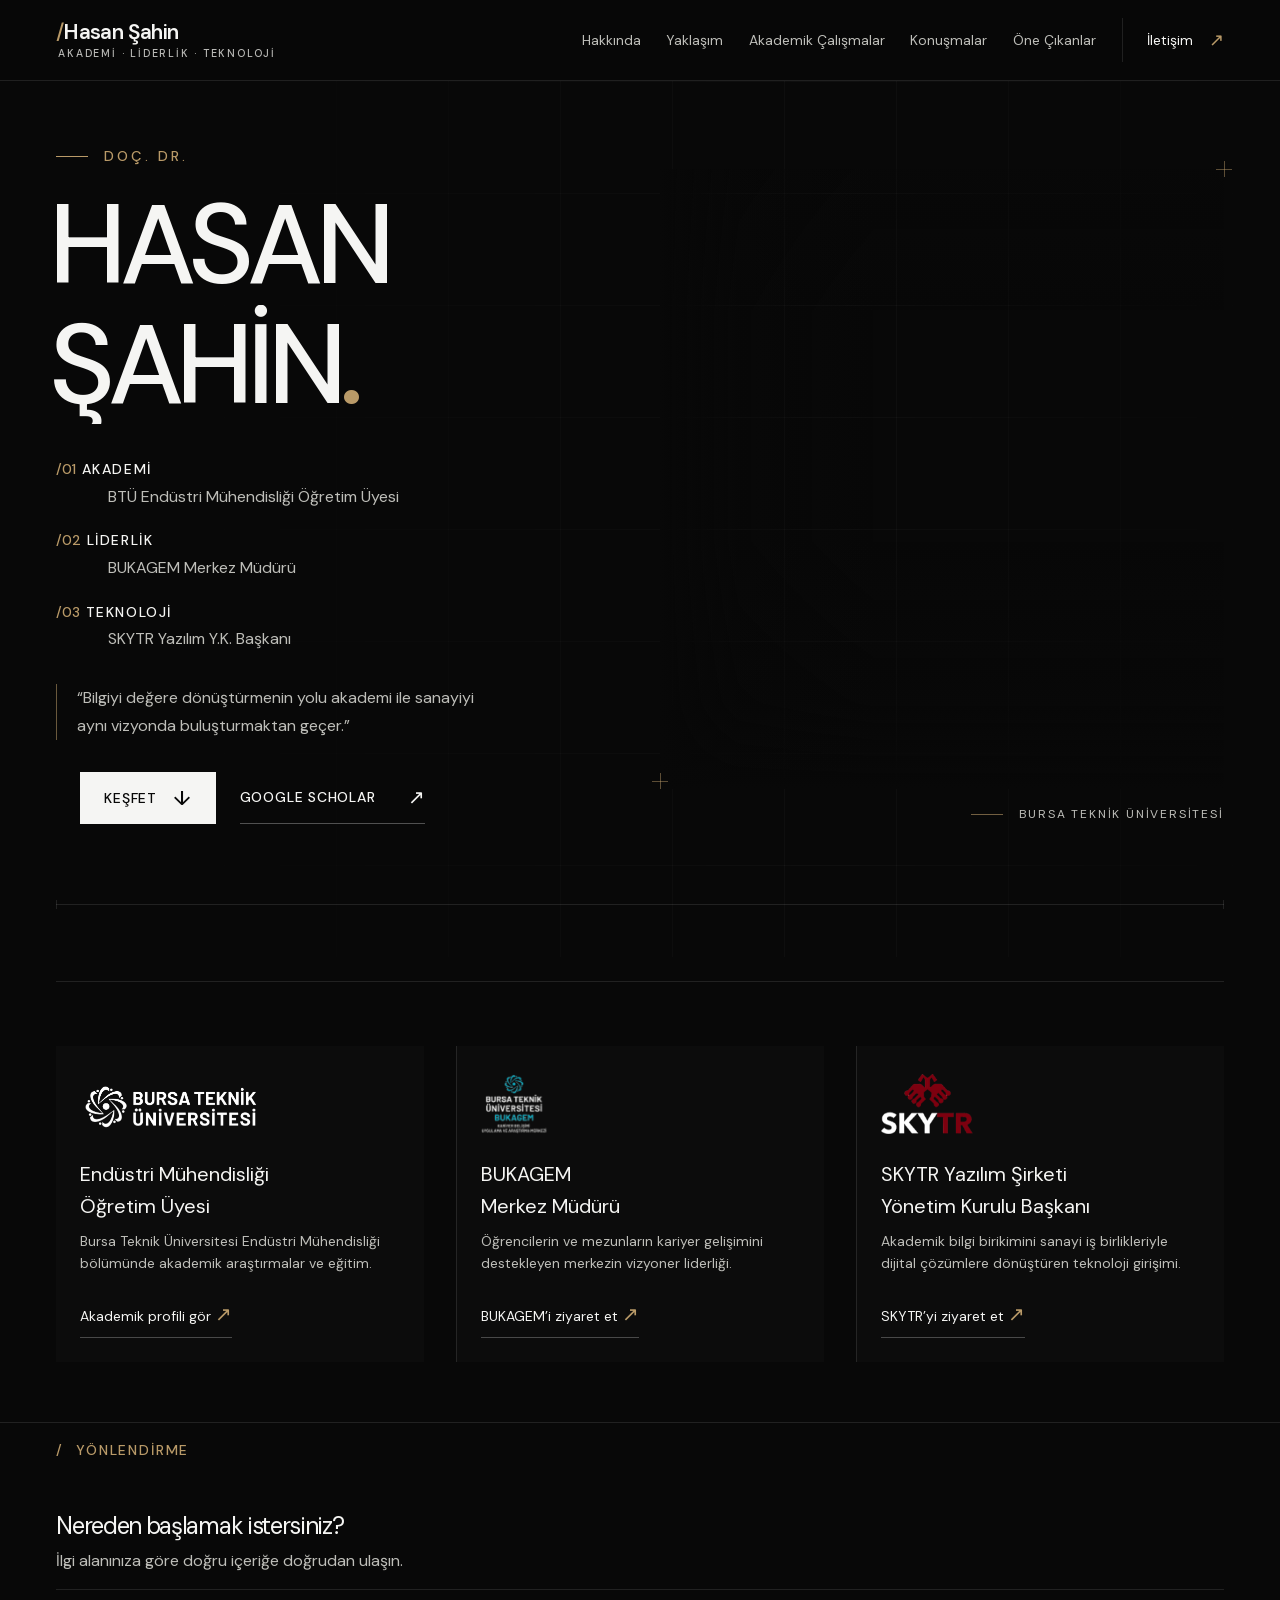
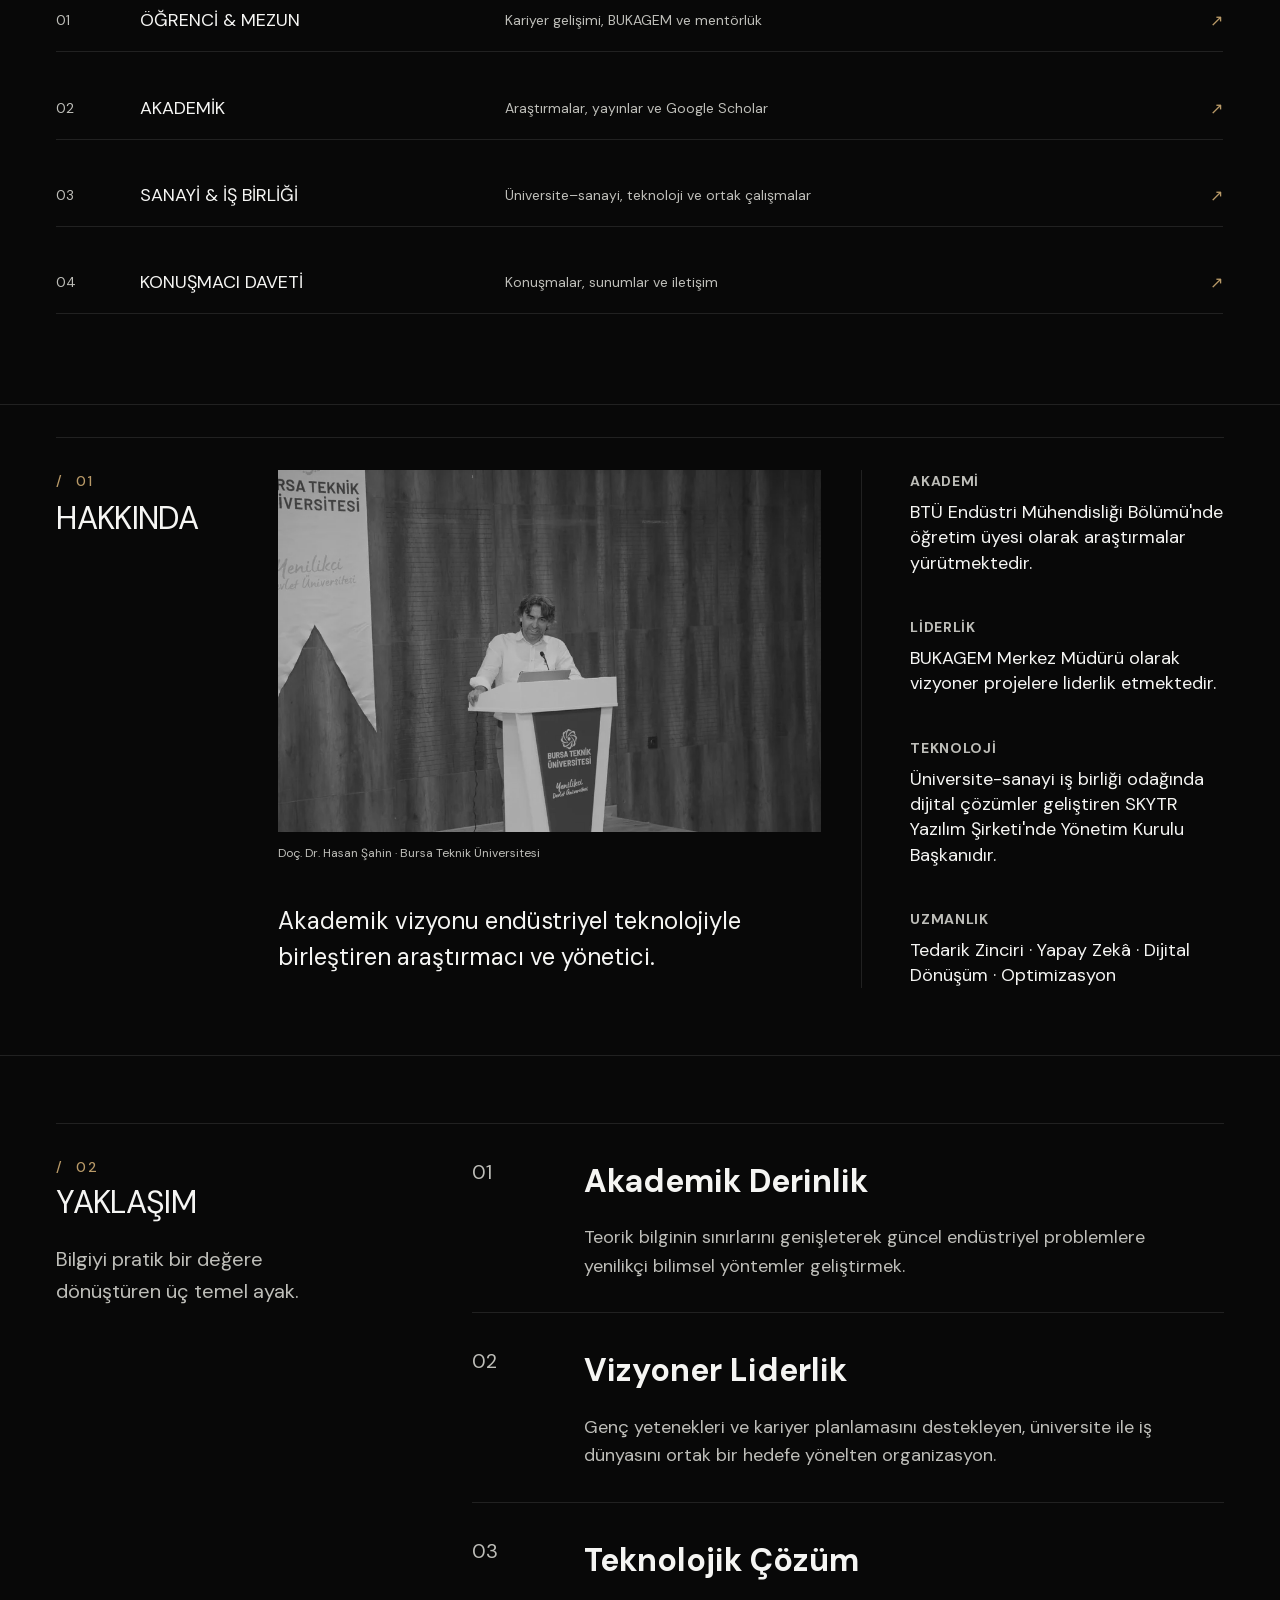
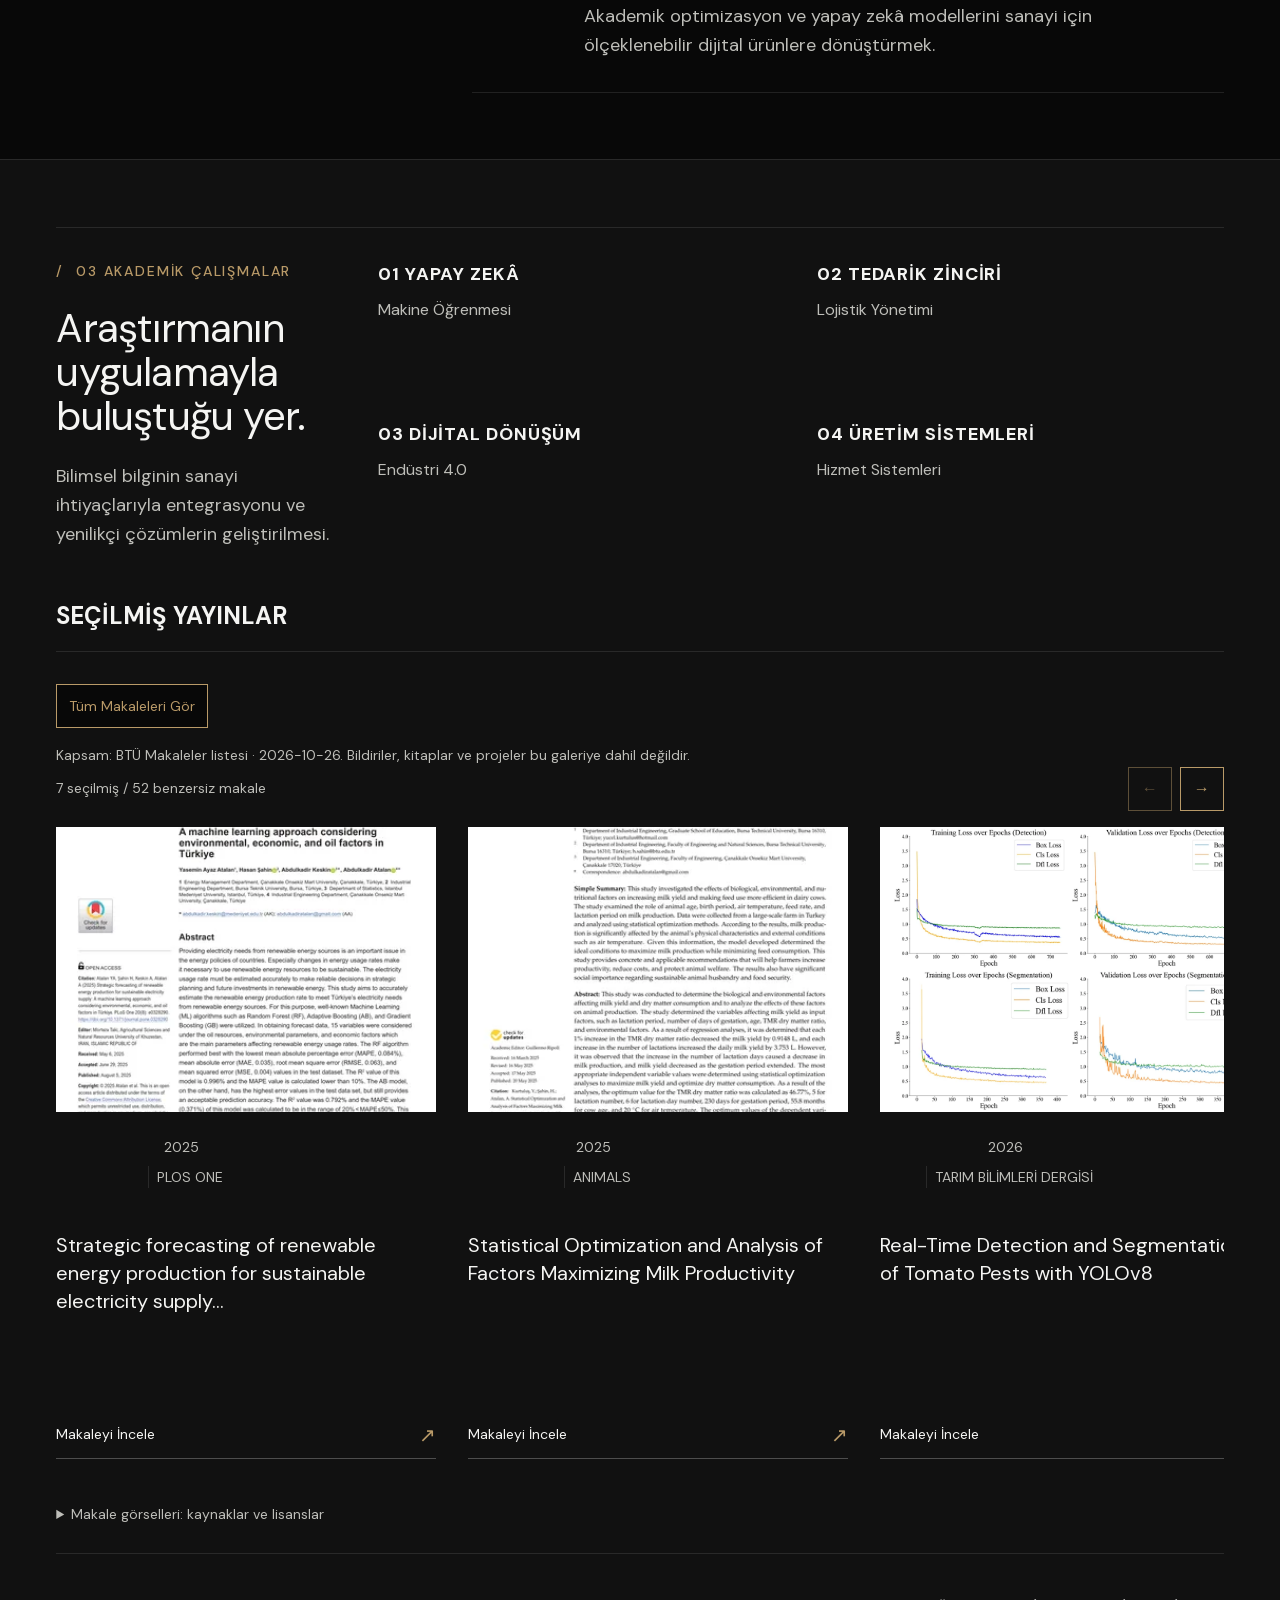
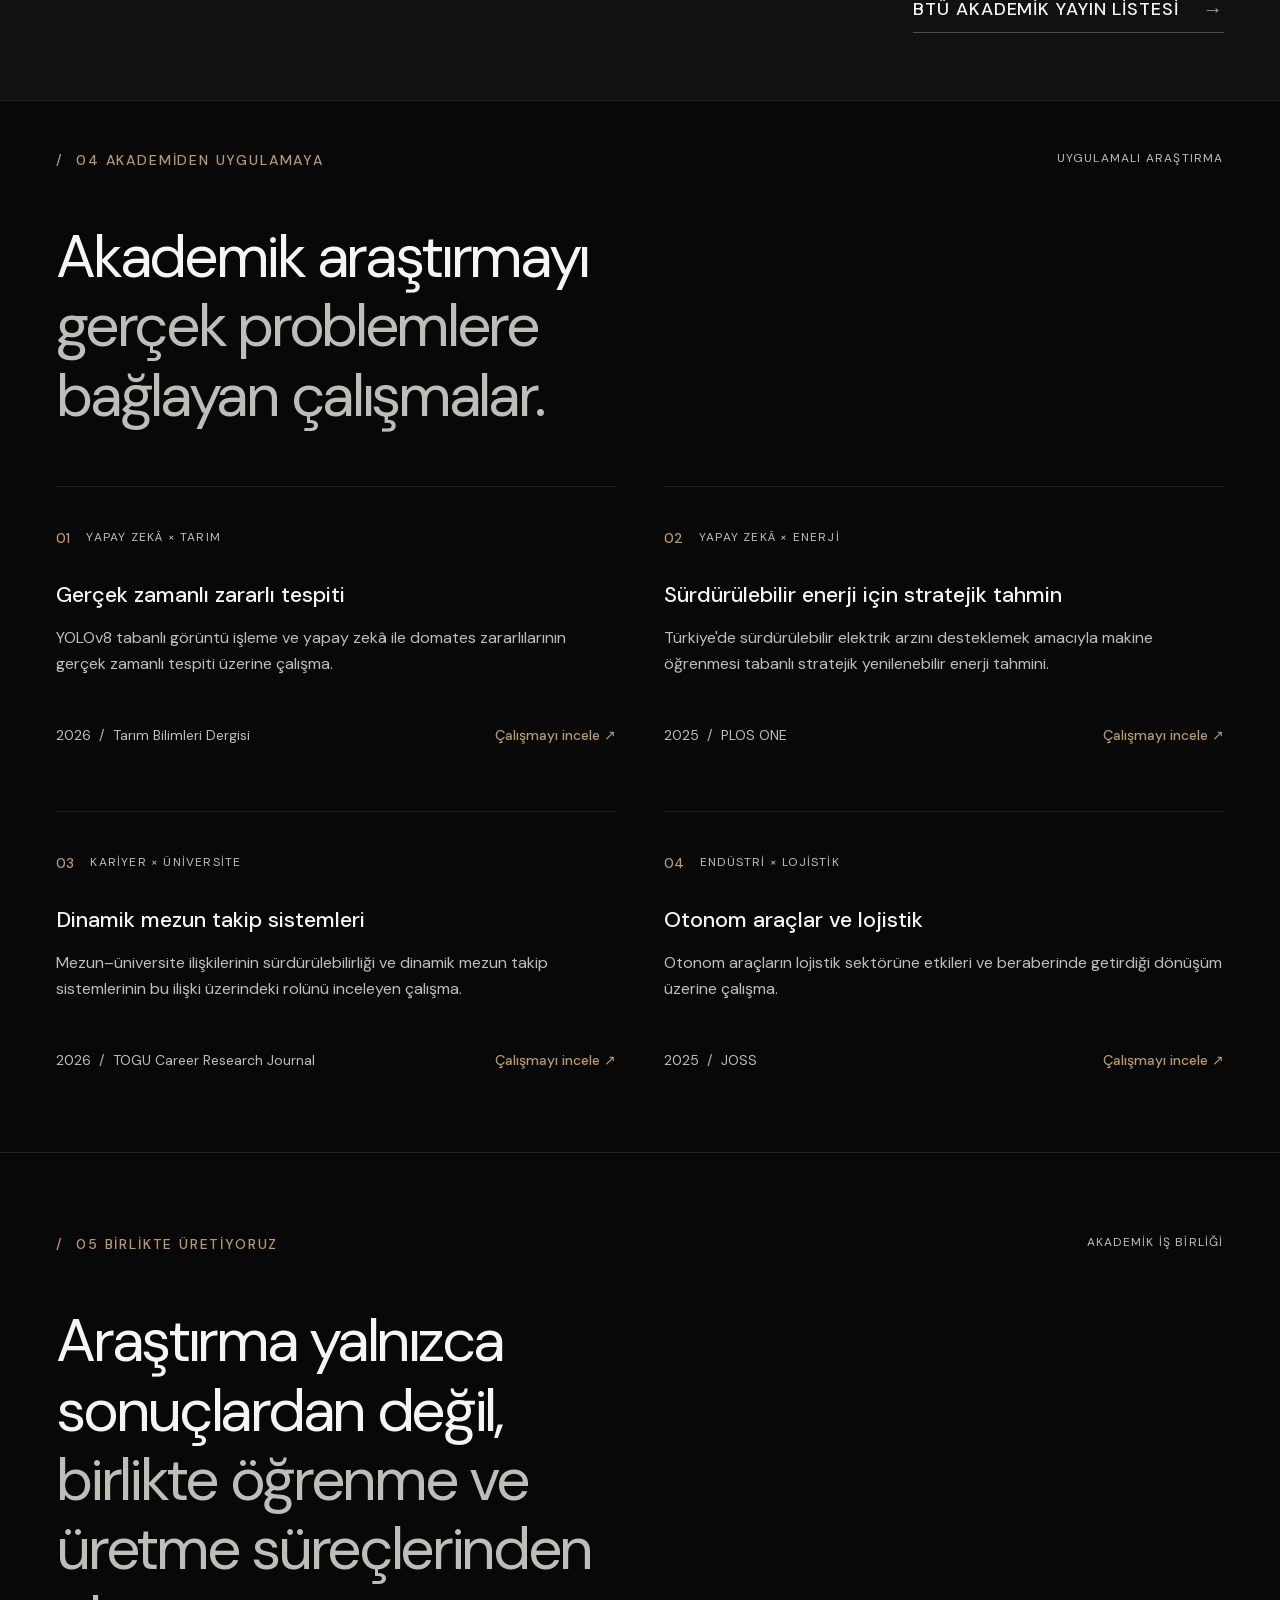
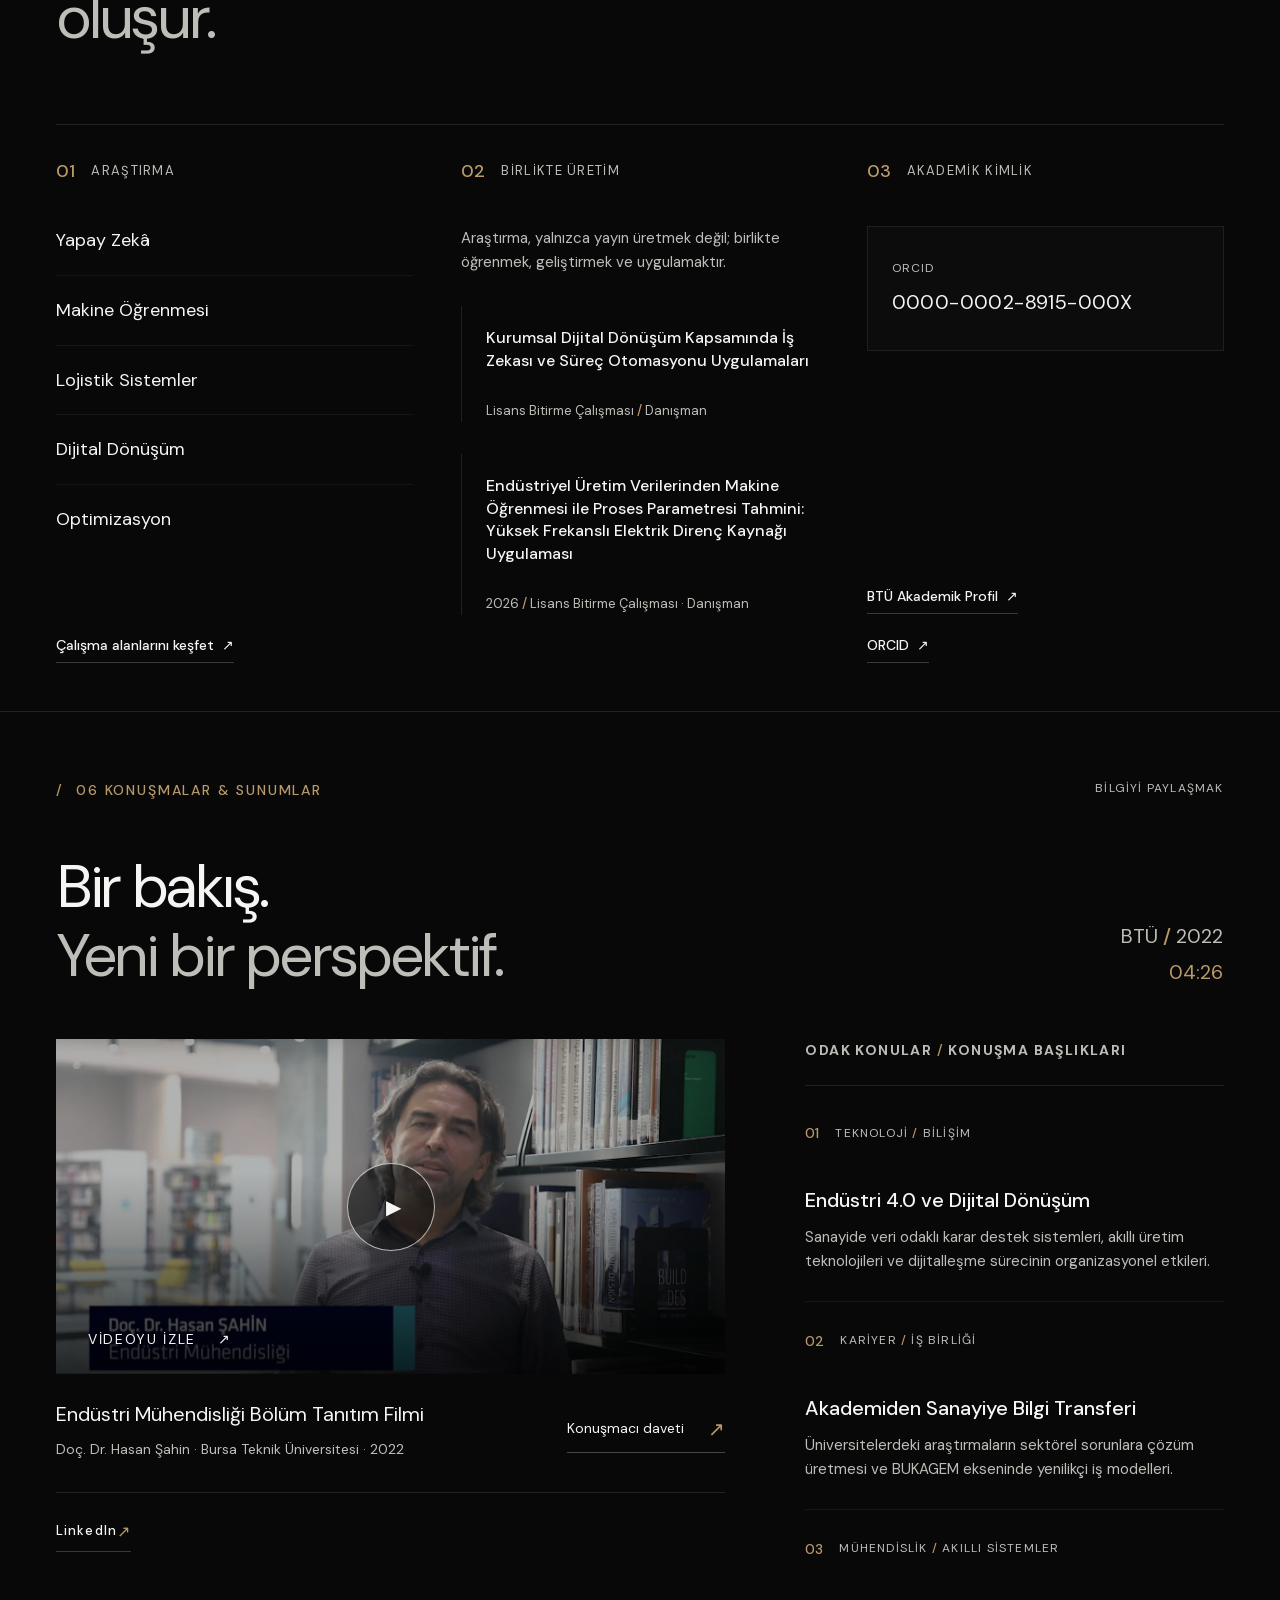
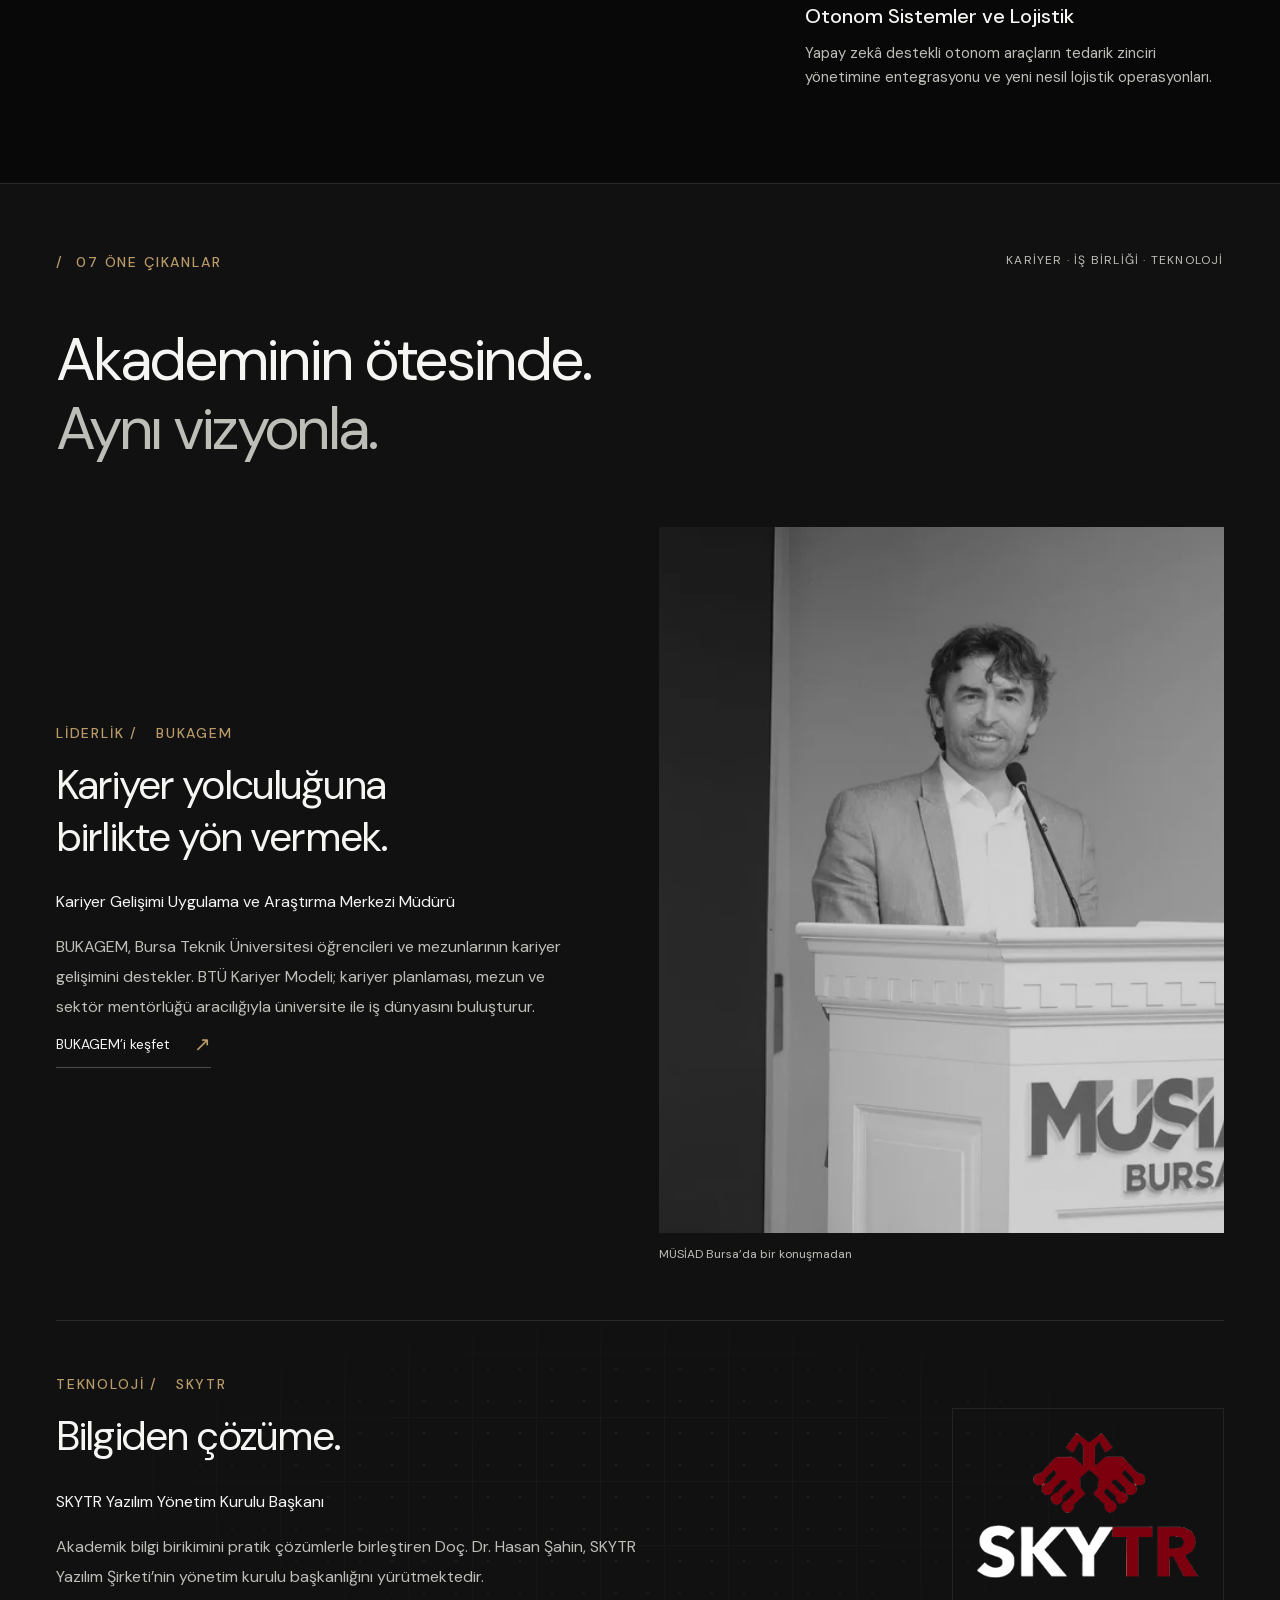
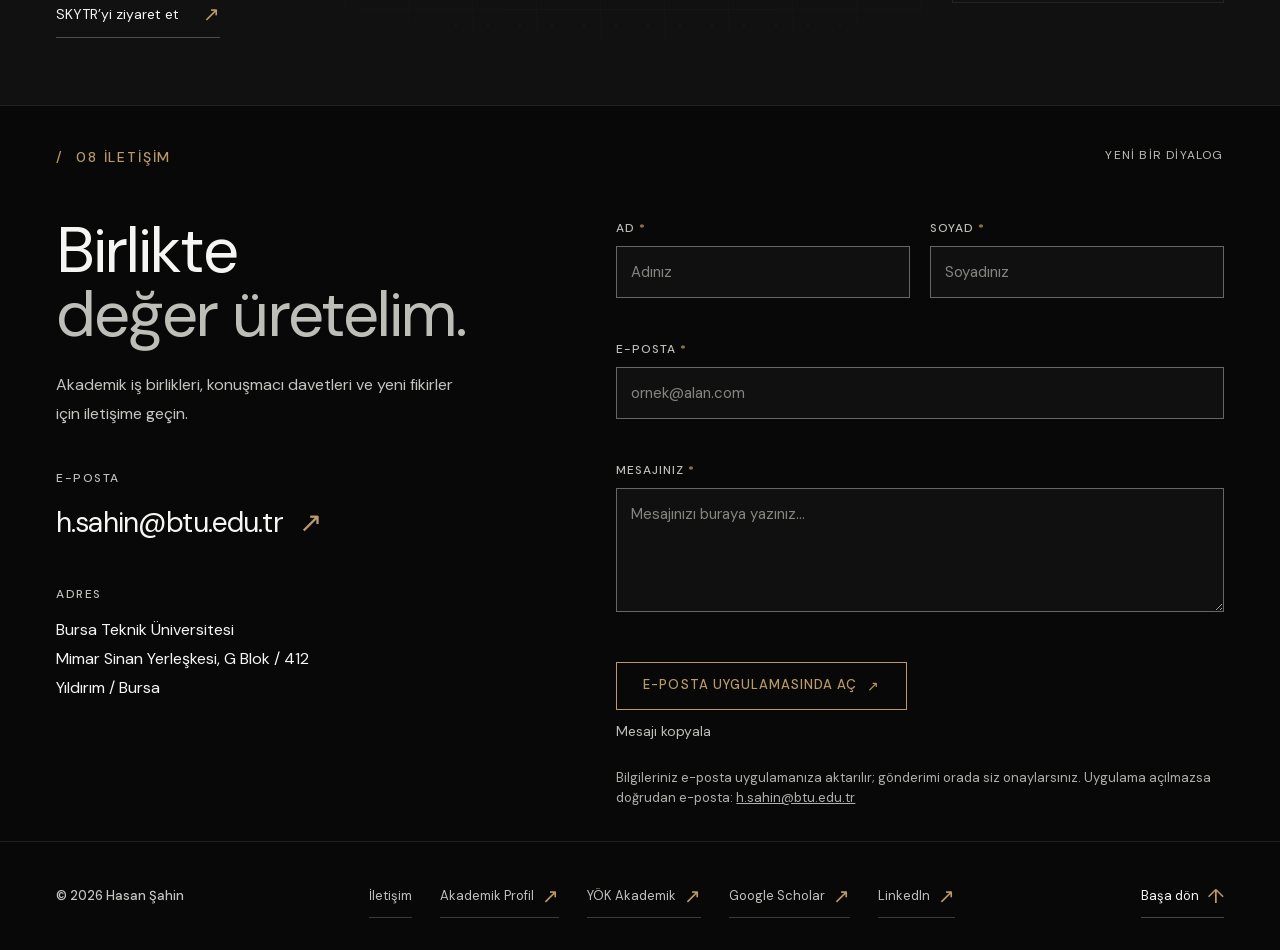
<file: index.html>
<!doctype html>
<html lang="tr" class="no-js">
<head>
  <meta charset="utf-8">
  <meta name="viewport" content="width=device-width, initial-scale=1">
  <meta name="theme-color" content="#080808">
  <meta name="robots" content="index, follow">
  <link rel="canonical" href="https://docdrhasansahin.com/">
  <title>Doç. Dr. Hasan Şahin | Akademi · Liderlik · Teknoloji</title>
  <meta name="description" content="Doç. Dr. Hasan Şahin — Bursa Teknik Üniversitesi Endüstri Mühendisliği öğretim üyesi, BUKAGEM Merkez Müdürü ve SKYTR Yazılım Yönetim Kurulu Başkanı.">
  <meta property="og:type" content="website">
  <meta property="og:url" content="https://docdrhasansahin.com/">
  <meta property="og:title" content="Doç. Dr. Hasan Şahin | Akademi · Liderlik · Teknoloji">
  <meta property="og:description" content="Doç. Dr. Hasan Şahin — Bursa Teknik Üniversitesi Endüstri Mühendisliği öğretim üyesi, BUKAGEM Merkez Müdürü ve SKYTR Yazılım Yönetim Kurulu Başkanı.">
  <meta property="og:image" content="https://docdrhasansahin.com/assets/portrait.webp">
  <meta property="og:image:alt" content="Doç. Dr. Hasan Şahin">
  <meta name="twitter:card" content="summary_large_image">
  <meta name="twitter:title" content="Doç. Dr. Hasan Şahin | Akademi · Liderlik · Teknoloji">
  <meta name="twitter:description" content="Doç. Dr. Hasan Şahin — Bursa Teknik Üniversitesi Endüstri Mühendisliği öğretim üyesi, BUKAGEM Merkez Müdürü ve SKYTR Yazılım Yönetim Kurulu Başkanı.">
  <meta name="twitter:image" content="https://docdrhasansahin.com/assets/portrait.webp">
  <link rel="icon" type="image/svg+xml" href="./assets/favicon.svg">
  <link rel="stylesheet" href="./design-system.css">
  <link rel="stylesheet" href="./styles.css">
  <script src="./script.js" defer></script>
  <script src="./publications-data.js" defer></script>
  <script src="./publications.js" defer></script>
  <link rel="stylesheet" href="./styles-redesign.css">
  <script src="./navigation.js"></script>
</head>
<body id="top">
  <a class="skip-link" href="#main">İçeriğe geç</a>

  <header class="site-header" data-header>
    <div class="scroll-progress-bar" id="scroll-progress" aria-hidden="true"></div>
    <div class="container header-inner">
      <a class="brand" href="#top" aria-label="Hasan Şahin — sayfa başı">
        <span class="brand-wordmark"><span class="brand-slash" aria-hidden="true">/</span>Hasan Şahin</span>
        <span class="brand-descriptor">AKADEMİ · LİDERLİK · TEKNOLOJİ</span>
      </a>

      <button class="menu-toggle" type="button" aria-expanded="false" aria-controls="site-navigation" aria-label="Menüyü aç" hidden>
        <span class="menu-toggle-lines" aria-hidden="true"><span></span><span></span></span>
      </button>

      <nav class="site-navigation" id="site-navigation" aria-label="Ana menü">
        <a href="#hakkinda" data-section-link>Hakkında</a>
        <a href="#yaklasim" data-section-link>Yaklaşım</a>
        <a href="#akademik-calismalar" data-section-link>Akademik Çalışmalar</a>
        <a href="#konusmalar" data-section-link>Konuşmalar</a>
        <a href="#one-cikanlar" data-section-link>Öne Çıkanlar</a>
        <a class="navigation-contact" href="#iletisim" data-section-link>İletişim <span aria-hidden="true">↗</span></a>
      </nav>
    </div>
  </header>

  
  <main id="main" tabindex="-1">
    <section class="hero" aria-labelledby="hero-title">
      <div class="hero-grid" aria-hidden="true"></div>

      <div class="container hero-layout">
        <div class="hero-intro">
          <p class="hero-honorific"><span aria-hidden="true"></span>DOÇ. DR.</p>
          <h1 id="hero-title">
            <span class="mask-wrap"><span class="text-inner">HASAN</span></span>
            <span class="mask-wrap"><span class="text-inner">ŞAHİN<span class="name-period" aria-hidden="true">.</span></span></span>
          </h1>
        </div>

        <figure class="hero-portrait">
          <div class="portrait-frame">
            <span class="registration registration-top" aria-hidden="true"></span>
            <img
              class="portrait-image"
              src="./assets/portrait.webp"
              srcset="./assets/portrait-480.webp 480w, ./assets/portrait-800.webp 800w, ./assets/portrait.webp 1200w"
              sizes="(max-width: 759px) calc(100vw - 40px), (max-width: 1100px) 46vw, (max-width: 1560px) 45vw, 660px"
              alt="Doç. Dr. Hasan Şahin, bir etkinlikte elinde mikrofonla konuşurken."
              width="1200"
              height="1200"
              fetchpriority="high"
              decoding="async"
            >
            <span class="registration registration-bottom" aria-hidden="true"></span>
          </div>
          <figcaption><span class="caption-rule" aria-hidden="true"></span>BURSA TEKNİK ÜNİVERSİTESİ</figcaption>
        </figure>

        <div class="professional-roles" role="navigation" aria-label="Profesyonel görevler">
          <a href="#akademik-calismalar" class="professional-role" data-route="academic">
            <dl><dt><span class="role-index"><span class="index-slash" aria-hidden="true">/</span>01</span> AKADEMİ</dt>
            <dd>BTÜ Endüstri Mühendisliği Öğretim Üyesi</dd></dl>
          </a>
          <a href="#bukagem" class="professional-role" data-route="student">
            <dl><dt><span class="role-index"><span class="index-slash" aria-hidden="true">/</span>02</span> LİDERLİK</dt>
            <dd>BUKAGEM Merkez Müdürü</dd></dl>
          </a>
          <a href="#skytr" class="professional-role" data-route="industry">
            <dl><dt><span class="role-index"><span class="index-slash" aria-hidden="true">/</span>03</span> TEKNOLOJİ</dt>
            <dd>SKYTR Yazılım Y.K. Başkanı</dd></dl>
          </a>
        </div>

        <blockquote class="hero-quote">
          <p>“Bilgiyi değere dönüştürmenin yolu akademi ile sanayiyi aynı vizyonda buluşturmaktan geçer.”</p>
        </blockquote>

        <div class="hero-actions">
          <a class="button button-primary" href="#hakkinda" data-section-link>KEŞFET <span aria-hidden="true">↓</span></a>
          <a class="button button-text" href="https://scholar.google.com/citations?user=3MqbElMAAAAJ&amp;hl=tr" target="_blank" rel="noopener noreferrer" aria-label="Google Scholar — yeni sekmede açılır">GOOGLE SCHOLAR <span aria-hidden="true">↗</span></a>
        </div>
      </div>
      <div class="container hero-baseline" aria-hidden="true"><span></span><span></span></div>
    </section>
    <section class="institutions" aria-label="Kurumsal görevler">
      <div class="container institution-grid" style="display: grid; grid-template-columns: repeat(auto-fit, minmax(280px, 1fr)); gap: 2rem; border-top: 1px solid var(--color-border); padding-top: 4rem;">
        <a class="institution" href="https://sayfam.btu.edu.tr/h.sahin" target="_blank" rel="noopener noreferrer" style="text-decoration: none; color: inherit; display: flex; flex-direction: column; gap: 1.5rem; padding: 2rem; background: rgba(255,255,255,0.02); transition: background 0.3s ease;">
          <div class="institution-logo" style="height: 60px; display: flex; align-items: center; justify-content: flex-start;"><img class="btu-logo" src="./assets/btu-full.png" style="max-height: 100%; max-width: 100%; object-fit: contain; object-position: left center;" loading="lazy" alt="Bursa Teknik Üniversitesi"></div>
          <div>
            <h2 style="font-size: 1.25rem; font-weight: 400; margin-bottom: 0.5rem; color: var(--color-primary);">Endüstri Mühendisliği<br>Öğretim Üyesi</h2>
            <p style="font-size: 0.875rem; color: var(--color-secondary); line-height: 1.6;">Bursa Teknik Üniversitesi Endüstri Mühendisliği bölümünde akademik araştırmalar ve eğitim.</p>
          </div>
          <span class="editorial-link" style="margin-top: auto; display: inline-block;">Akademik profili gör <span aria-hidden="true">↗</span></span>
        </a>
        <a class="institution" href="https://bukagem.btu.edu.tr/" target="_blank" rel="noopener noreferrer" style="text-decoration: none; color: inherit; display: flex; flex-direction: column; gap: 1.5rem; padding: 2rem; background: rgba(255,255,255,0.02); transition: background 0.3s ease;">
          <div class="institution-logo" style="height: 60px; display: flex; align-items: center; justify-content: flex-start;"><img class="bukagem-logo" src="./assets/bukagem-dark.png" style="max-height: 100%; max-width: 100%; object-fit: contain; object-position: left center;" loading="lazy" alt="Bursa Teknik Üniversitesi BUKAGEM"></div>
          <div>
            <h2 style="font-size: 1.25rem; font-weight: 400; margin-bottom: 0.5rem; color: var(--color-primary);">BUKAGEM<br>Merkez Müdürü</h2>
            <p style="font-size: 0.875rem; color: var(--color-secondary); line-height: 1.6;">Öğrencilerin ve mezunların kariyer gelişimini destekleyen merkezin vizyoner liderliği.</p>
          </div>
          <span class="editorial-link" style="margin-top: auto; display: inline-block;">BUKAGEM’i ziyaret et <span aria-hidden="true">↗</span></span>
        </a>
        <a class="institution" href="https://www.skytryazilim.com/" target="_blank" rel="noopener noreferrer" style="text-decoration: none; color: inherit; display: flex; flex-direction: column; gap: 1.5rem; padding: 2rem; background: rgba(255,255,255,0.02); transition: background 0.3s ease;">
          <div class="institution-logo" style="height: 60px; display: flex; align-items: center; justify-content: flex-start;"><img class="skytr-logo" src="./assets/skytr-dark.png" style="max-height: 100%; max-width: 100%; object-fit: contain; object-position: left center;" loading="lazy" alt="SKYTR"></div>
          <div>
            <h2 style="font-size: 1.25rem; font-weight: 400; margin-bottom: 0.5rem; color: var(--color-primary);">SKYTR Yazılım Şirketi<br>Yönetim Kurulu Başkanı</h2>
            <p style="font-size: 0.875rem; color: var(--color-secondary); line-height: 1.6;">Akademik bilgi birikimini sanayi iş birlikleriyle dijital çözümlere dönüştüren teknoloji girişimi.</p>
          </div>
          <span class="editorial-link" style="margin-top: auto; display: inline-block;">SKYTR’yi ziyaret et <span aria-hidden="true">↗</span></span>
        </a>
      </div>
    </section>
    <section class="section intent-section" aria-label="Yönlendirme">
      <div class="container">
        <div class="section-kicker"><p class="eyebrow"><span class="index-slash" aria-hidden="true">/</span>YÖNLENDİRME</p></div>
        <div class="intent-header" style="margin-bottom: 3rem;">
          <h2 class="section-title" style="font-size: 2.5rem; margin-bottom: 0.5rem;">Nereden başlamak istersiniz?</h2>
          <p style="color: var(--color-secondary);">İlgi alanınıza göre doğru içeriğe doğrudan ulaşın.</p>
        </div>
        
        <div class="intent-grid" style="display: flex; flex-direction: column; border-top: 1px solid var(--color-border);">
          <a href="#bukagem" class="intent-row" data-route="student" style="display: grid; grid-template-columns: 60px 1fr 2fr auto; gap: 1.5rem; padding: 2rem 0; border-bottom: 1px solid var(--color-border); text-decoration: none; color: inherit; align-items: center; transition: background 0.3s ease;">
            <span style="color: var(--color-secondary); font-size: 0.875rem;">01</span>
            <h3 style="font-size: 1.25rem; font-weight: 400; color: var(--color-primary); transition: color 0.3s ease;">ÖĞRENCİ &amp; MEZUN</h3>
            <p style="color: var(--color-secondary); font-size: 0.875rem;">Kariyer gelişimi, BUKAGEM ve mentörlük</p>
            <span class="intent-icon" style="color: var(--color-accent); transition: transform 0.3s ease;">↗</span>
          </a>
          
          <a href="#akademik-calismalar" class="intent-row" data-route="academic" style="display: grid; grid-template-columns: 60px 1fr 2fr auto; gap: 1.5rem; padding: 2rem 0; border-bottom: 1px solid var(--color-border); text-decoration: none; color: inherit; align-items: center; transition: background 0.3s ease;">
            <span style="color: var(--color-secondary); font-size: 0.875rem;">02</span>
            <h3 style="font-size: 1.25rem; font-weight: 400; color: var(--color-primary); transition: color 0.3s ease;">AKADEMİK</h3>
            <p style="color: var(--color-secondary); font-size: 0.875rem;">Araştırmalar, yayınlar ve Google Scholar</p>
            <span class="intent-icon" style="color: var(--color-accent); transition: transform 0.3s ease;">↗</span>
          </a>
          
          <a href="#skytr" class="intent-row" data-route="industry" style="display: grid; grid-template-columns: 60px 1fr 2fr auto; gap: 1.5rem; padding: 2rem 0; border-bottom: 1px solid var(--color-border); text-decoration: none; color: inherit; align-items: center; transition: background 0.3s ease;">
            <span style="color: var(--color-secondary); font-size: 0.875rem;">03</span>
            <h3 style="font-size: 1.25rem; font-weight: 400; color: var(--color-primary); transition: color 0.3s ease;">SANAYİ &amp; İŞ BİRLİĞİ</h3>
            <p style="color: var(--color-secondary); font-size: 0.875rem;">Üniversite–sanayi, teknoloji ve ortak çalışmalar</p>
            <span class="intent-icon" style="color: var(--color-accent); transition: transform 0.3s ease;">↗</span>
          </a>
          
          <a href="#konusmalar" class="intent-row" data-route="speaker" style="display: grid; grid-template-columns: 60px 1fr 2fr auto; gap: 1.5rem; padding: 2rem 0; border-bottom: 1px solid var(--color-border); text-decoration: none; color: inherit; align-items: center; transition: background 0.3s ease;">
            <span style="color: var(--color-secondary); font-size: 0.875rem;">04</span>
            <h3 style="font-size: 1.25rem; font-weight: 400; color: var(--color-primary); transition: color 0.3s ease;">KONUŞMACI DAVETİ</h3>
            <p style="color: var(--color-secondary); font-size: 0.875rem;">Konuşmalar, sunumlar ve iletişim</p>
            <span class="intent-icon" style="color: var(--color-accent); transition: transform 0.3s ease;">↗</span>
          </a>
        </div>
      </div>
    </section>
    <section class="section about-section" id="hakkinda" aria-labelledby="about-title" tabindex="-1">
      <div class="container">
        <div class="about-editorial-grid">
          
          <div class="about-kicker-col">
            <p class="eyebrow"><span class="index-slash" aria-hidden="true">/</span>01</p>
            <h2 class="section-title" id="about-title">HAKKINDA</h2>
          </div>
          
          <div class="about-core-col">
            <figure class="editorial-photo"><img src="./assets/about-photo.webp" width="900" height="600" alt="Doç. Dr. Hasan Şahin, Bursa Teknik Üniversitesi kürsüsünde konuşma yaparken." loading="lazy" decoding="async"><figcaption>Doç. Dr. Hasan Şahin · Bursa Teknik Üniversitesi</figcaption></figure>
            <p class="about-lead">Akademik vizyonu endüstriyel teknolojiyle birleştiren araştırmacı ve yönetici.</p>
          </div>
          
          <div class="about-expertise-col">
            <div class="expertise-block">
              <h3>AKADEMİ</h3>
              <p>BTÜ Endüstri Mühendisliği Bölümü'nde öğretim üyesi olarak araştırmalar yürütmektedir.</p>
            </div>
            <div class="expertise-block">
              <h3>LİDERLİK</h3>
              <p>BUKAGEM Merkez Müdürü olarak vizyoner projelere liderlik etmektedir.</p>
            </div>
            <div class="expertise-block">
              <h3>TEKNOLOJİ</h3>
              <p>Üniversite-sanayi iş birliği odağında dijital çözümler geliştiren SKYTR Yazılım Şirketi'nde Yönetim Kurulu Başkanıdır.</p>
            </div>
            <div class="expertise-block">
              <h3>UZMANLIK</h3>
              <p>Tedarik Zinciri · Yapay Zekâ · Dijital Dönüşüm · Optimizasyon</p>
            </div>
          </div>
          
        </div>
      </div>
    </section>
    <section class="section approach-section" id="yaklasim" aria-labelledby="approach-title" tabindex="-1">
      <div class="container">
        <div class="approach-editorial-layout">
          
          <div class="approach-kicker-col">
            <p class="eyebrow"><span class="index-slash" aria-hidden="true">/</span>02</p>
            <h2 class="section-title" id="approach-title">YAKLAŞIM</h2>
            <p class="approach-intro">Bilgiyi pratik bir değere dönüştüren üç temel ayak.</p>
          </div>
          
          <div class="approach-list-col">
            <div class="approach-editorial-item">
              <span class="app-num">01</span>
              <div class="app-content">
                <h3 class="app-title">Akademik Derinlik</h3>
                <p class="app-desc">Teorik bilginin sınırlarını genişleterek güncel endüstriyel problemlere yenilikçi bilimsel yöntemler geliştirmek.</p>
              </div>
            </div>
            <div class="approach-editorial-item">
              <span class="app-num">02</span>
              <div class="app-content">
                <h3 class="app-title">Vizyoner Liderlik</h3>
                <p class="app-desc">Genç yetenekleri ve kariyer planlamasını destekleyen, üniversite ile iş dünyasını ortak bir hedefe yönelten organizasyon.</p>
              </div>
            </div>
            <div class="approach-editorial-item">
              <span class="app-num">03</span>
              <div class="app-content">
                <h3 class="app-title">Teknolojik Çözüm</h3>
                <p class="app-desc">Akademik optimizasyon ve yapay zekâ modellerini sanayi için ölçeklenebilir dijital ürünlere dönüştürmek.</p>
              </div>
            </div>
          </div>
          
        </div>
      </div>
    </section>
    
    
    <section class="section academic-section" id="akademik-calismalar" aria-labelledby="academic-title" tabindex="-1">
      <div class="container">
        <div class="academic-editorial-layout">
          <div class="academic-header-col">
            <p class="eyebrow"><span class="index-slash" aria-hidden="true">/</span>03 AKADEMİK ÇALIŞMALAR</p>
            <h2 class="section-title" id="academic-title" style="margin-top: 1.5rem;">Araştırmanın<br>uygulamayla<br>buluştuğu yer.</h2>
            <p style="margin-top: 1.5rem; color: var(--color-secondary); font-size: 1.125rem;">Bilimsel bilginin sanayi ihtiyaçlarıyla entegrasyonu ve yenilikçi çözümlerin geliştirilmesi.</p>
          </div>
          
          <div class="academic-areas-col">
            <div class="research-area-block">
              <h3 style="color: var(--color-primary); font-size: 1.125rem;">01 YAPAY ZEKÂ</h3>
              <p style="color: var(--color-secondary); font-size: 1rem;">Makine Öğrenmesi</p>
            </div>
            <div class="research-area-block">
              <h3 style="color: var(--color-primary); font-size: 1.125rem;">02 TEDARİK ZİNCİRİ</h3>
              <p style="color: var(--color-secondary); font-size: 1rem;">Lojistik Yönetimi</p>
            </div>
            <div class="research-area-block">
              <h3 style="color: var(--color-primary); font-size: 1.125rem;">03 DİJİTAL DÖNÜŞÜM</h3>
              <p style="color: var(--color-secondary); font-size: 1rem;">Endüstri 4.0</p>
            </div>
            <div class="research-area-block">
              <h3 style="color: var(--color-primary); font-size: 1.125rem;">04 ÜRETİM SİSTEMLERİ</h3>
              <p style="color: var(--color-secondary); font-size: 1rem;">Hizmet Sistemleri</p>
            </div>
          </div>
        </div>

        <div class="academic-featured" style="margin-top: 3rem;">
          <h3 style="font-size: 1.5rem; color: var(--color-primary); border-bottom: 1px solid var(--color-border); padding-bottom: 1rem; margin-bottom: 2rem;">SEÇİLMİŞ YAYINLAR</h3>
          
          <div class="featured-pubs-gallery" id="publication-gallery" role="region" aria-label="Akademik yayın galerisi">
            
            <a href="https://doi.org/10.1371/journal.pone.0328290" class="featured-pub-card" data-publication-id="btu-9661172" target="_blank" rel="noopener noreferrer">
              <div class="pub-image-wrapper">
                <img src="./assets/publication-plos-thumb.webp" alt="PLOS ONE publication cover" class="pub-img">
              </div>
              <div class="pub-meta">
                <span>2025</span>
                <span>PLOS ONE</span>
              </div>
              <h4 class="pub-title-hover">Strategic forecasting of renewable energy production for sustainable electricity supply...</h4>
              <span class="editorial-link">Makaleyi İncele <span aria-hidden="true">↗</span></span>
            </a>

            <a href="https://doi.org/10.3390/ani15101475" class="featured-pub-card" data-publication-id="btu-9578205" target="_blank" rel="noopener noreferrer">
              <div class="pub-image-wrapper">
                <img src="./assets/publication-animals-thumb.webp" alt="Animals publication cover" class="pub-img">
              </div>
              <div class="pub-meta">
                <span>2025</span>
                <span>ANIMALS</span>
              </div>
              <h4 class="pub-title-hover">Statistical Optimization and Analysis of Factors Maximizing Milk Productivity</h4>
              <span class="editorial-link">Makaleyi İncele <span aria-hidden="true">↗</span></span>
            </a>

            <a href="https://doi.org/10.15832/ankutbd.1681258" class="featured-pub-card" data-publication-id="btu-9982513" target="_blank" rel="noopener noreferrer">
              <div class="pub-image-wrapper">
                <img src="./assets/publication-yolov8-1681258-fig2.webp" alt="YOLOv8 makalesi, Şekil 2: eğitim ve doğrulama kaybı grafikleri" class="pub-img publication-figure" loading="lazy" decoding="async">
              </div>
              <div class="pub-meta">
                <span>2026</span>
                <span>TARIM BİLİMLERİ DERGİSİ</span>
              </div>
              <h4 class="pub-title-hover">Real-Time Detection and Segmentation of Tomato Pests with YOLOv8</h4>
              <span class="editorial-link">Makaleyi İncele <span aria-hidden="true">↗</span></span>
            </a>

            <a href="https://dergipark.org.tr/tr/pub/joss/article/1580722" class="featured-pub-card" data-publication-id="btu-9625710" target="_blank" rel="noopener noreferrer">
              <div class="pub-image-wrapper">
                <div class="pub-img text-cover">JOSS</div>
              </div>
              <div class="pub-meta">
                <span>2025</span>
                <span>Akıllı Sistemler Dergisi</span>
              </div>
              <h4 class="pub-title-hover">OTONOM ARAÇLARIN LOJISTIK SEKTÖRÜNE ETKILERI VE BERABERINDE GETIRDIĞI YENILIKLER</h4>
              <span class="editorial-link">Makaleyi İncele <span aria-hidden="true">↗</span></span>
            </a>

            <a href="https://doi.org/10.52693/jsas.1720217" class="featured-pub-card" data-publication-id="btu-9948936" target="_blank" rel="noopener noreferrer">
              <div class="pub-image-wrapper">
                <div class="pub-img text-cover">JSAS</div>
              </div>
              <div class="pub-meta">
                <span>2025</span>
                <span>İSTATİSTİK VE UYGULAMALI BİLİMLER</span>
              </div>
              <h4 class="pub-title-hover">Üniversite Öğretim Elemanlarının Kişisel Siber Güvenlik Farkındalığı</h4>
              <span class="editorial-link">Makaleyi İncele <span aria-hidden="true">↗</span></span>
            </a>

            <a href="https://dergipark.org.tr/tr/pub/karmer/issue/93301/1719233" class="featured-pub-card" data-publication-id="btu-9625784" target="_blank" rel="noopener noreferrer">
              <div class="pub-image-wrapper">
                <div class="pub-img text-cover">KARMER</div>
              </div>
              <div class="pub-meta">
                <span>2025</span>
                <span>TOGU CAREER RESEARCH</span>
              </div>
              <h4 class="pub-title-hover">Kariyer Planlama Dersinin Öğrenci ve Öğretim Üyesi Perspektifinden Değerlendirilmesi: BTÜ Örneği</h4>
              <span class="editorial-link">Makaleyi İncele <span aria-hidden="true">↗</span></span>
            </a>

            <a href="https://dergipark.org.tr/tr/pub/gipad/article/1941321" class="featured-pub-card" data-publication-id="btu-10404407" target="_blank" rel="noopener noreferrer">
              <div class="pub-image-wrapper">
                <div class="pub-img text-cover">GİPAD</div>
              </div>
              <div class="pub-meta">
                <span>2026</span>
                <span>GİRİŞİMCİLİK İNOVASYON VE PAZARLAMA ARAŞTIRMALARI DERGİSİ</span>
              </div>
              <h4 class="pub-title-hover">Yapay Zekânın Türkiye Startup Ekosistemindeki İstihdam ve Fonlama Dinamikleri Üzerindeki Etkisi- Crunchbase Verisiyle Ampirik Bir İnceleme</h4>
              <span class="editorial-link">Makaleyi İncele <span aria-hidden="true">↗</span></span>
            </a>

          </div>
          
          <noscript>
            <details class="publication-image-sources">
              <summary>Makale görselleri: kaynaklar ve lisanslar</summary>
              <ul>
                <li><a href="https://journals.plos.org/plosone/article/file?id=10.1371/journal.pone.0328290&amp;type=printable" target="_blank" rel="noopener noreferrer">Ayaz Atalan, Şahin, Keskin &amp; Atalan (2025) · Strategic forecasting of renewable energy production for sustainable electricity supply: A machine learning approach considering environmental, economic, and oil factors in Türkiye · Makalenin ilk sayfasından mevcut küçük görsel; bilimsel figür değildir</a> — <a href="https://creativecommons.org/licenses/by/4.0/" target="_blank" rel="noopener noreferrer">CC BY 4.0</a>. Mevcut ilk sayfa kırpımı ve boyutlandırması; Sprint 6C içinde değiştirilmedi</li>
                <li><a href="https://pmc.ncbi.nlm.nih.gov/articles/PMC12108520/" target="_blank" rel="noopener noreferrer">Kurtuluş, Şahin &amp; Atalan (2025) · Statistical Optimization and Analysis of Factors Maximizing Milk Productivity · Makalenin ilk sayfasından mevcut küçük görsel; bilimsel figür değildir</a> — <a href="https://creativecommons.org/licenses/by/4.0/" target="_blank" rel="noopener noreferrer">CC BY 4.0</a>. Mevcut ilk sayfa kırpımı ve boyutlandırması; Sprint 6C içinde değiştirilmedi</li>
                <li><a href="https://dergipark.org.tr/en/download/article-file/4795377" target="_blank" rel="noopener noreferrer">Şahin, Gençer &amp; Şahin (2026) · Real‑Time Detection and Segmentation of Tomato Pests with YOLOv8 · Şekil 2; PDF sayfa 6, basılı sayfa 124</a> — <a href="https://creativecommons.org/licenses/by/4.0/" target="_blank" rel="noopener noreferrer">CC BY 4.0</a>. Kırpılmadan, oran korunarak boyutlandırıldı ve WebP biçimine dönüştürüldü</li>
              </ul>
            </details>
          </noscript>

          <div class="academic-footer" style="display: flex; justify-content: flex-end; margin-top: 1rem; padding-top: 2rem; border-top: 1px solid var(--color-border);">
            <a class="editorial-link" href="https://sayfam.btu.edu.tr/h.sahin/akademik" target="_blank" rel="noopener noreferrer" style="font-size: 1.125rem; font-weight: 500; letter-spacing: 0.05em;">BTÜ AKADEMİK YAYIN LİSTESİ <span aria-hidden="true">→</span></a>
          </div>
        </div>
      </div>
    </section>


        
    <!-- AKADEMİDEN UYGULAMAYA -->
    <section class="section applications-section" id="uygulamalar" aria-labelledby="uygulamalar-title" tabindex="-1">
      <div class="container">
        <div class="section-kicker">
          <p class="eyebrow"><span class="index-slash" aria-hidden="true">/</span>04 AKADEMİDEN UYGULAMAYA</p>
          <span>UYGULAMALI ARAŞTIRMA</span>
        </div>
        
        <div class="section-intro" style="margin-bottom: 3.5rem;">
          <h2 class="section-title" id="uygulamalar-title" style="max-width: 25ch;">Akademik araştırmayı<br><span>gerçek problemlere bağlayan çalışmalar.</span></h2>
        </div>

        <div class="applications-grid">
          
          <!-- Card 01 -->
          <a href="https://doi.org/10.15832/ankutbd.1681258" class="app-card" target="_blank" rel="noopener noreferrer">
            <div class="app-card-meta">
              <span class="app-card-number">01</span>
              <span class="app-card-category">YAPAY ZEKÂ × TARIM</span>
            </div>
            <div class="app-card-content">
              <h3 class="app-card-title">Gerçek zamanlı zararlı tespiti</h3>
              <p class="app-card-desc">YOLOv8 tabanlı görüntü işleme ve yapay zekâ ile domates zararlılarının gerçek zamanlı tespiti üzerine çalışma.</p>
            </div>
            <div class="app-card-footer">
              <span class="app-card-source">2026 <span class="index-slash">/</span> Tarım Bilimleri Dergisi</span>
              <span class="app-card-cta">Çalışmayı incele <span aria-hidden="true">↗</span></span>
            </div>
          </a>

          <!-- Card 02 -->
          <a href="https://doi.org/10.1371/journal.pone.0328290" class="app-card" target="_blank" rel="noopener noreferrer">
            <div class="app-card-meta">
              <span class="app-card-number">02</span>
              <span class="app-card-category">YAPAY ZEKÂ × ENERJİ</span>
            </div>
            <div class="app-card-content">
              <h3 class="app-card-title">Sürdürülebilir enerji için stratejik tahmin</h3>
              <p class="app-card-desc">Türkiye'de sürdürülebilir elektrik arzını desteklemek amacıyla makine öğrenmesi tabanlı stratejik yenilenebilir enerji tahmini.</p>
            </div>
            <div class="app-card-footer">
              <span class="app-card-source">2025 <span class="index-slash">/</span> PLOS ONE</span>
              <span class="app-card-cta">Çalışmayı incele <span aria-hidden="true">↗</span></span>
            </div>
          </a>

          <!-- Card 03 -->
          <a href="https://dergipark.org.tr/en/pub/karmer/article/1814547" class="app-card" target="_blank" rel="noopener noreferrer">
            <div class="app-card-meta">
              <span class="app-card-number">03</span>
              <span class="app-card-category">KARİYER × ÜNİVERSİTE</span>
            </div>
            <div class="app-card-content">
              <h3 class="app-card-title">Dinamik mezun takip sistemleri</h3>
              <p class="app-card-desc">Mezun–üniversite ilişkilerinin sürdürülebilirliği ve dinamik mezun takip sistemlerinin bu ilişki üzerindeki rolünü inceleyen çalışma.</p>
            </div>
            <div class="app-card-footer">
              <span class="app-card-source">2026 <span class="index-slash">/</span> TOGU Career Research Journal</span>
              <span class="app-card-cta">Çalışmayı incele <span aria-hidden="true">↗</span></span>
            </div>
          </a>

          <!-- Card 04 -->
          <a href="https://dergipark.org.tr/tr/pub/joss/article/1580722" class="app-card" target="_blank" rel="noopener noreferrer">
            <div class="app-card-meta">
              <span class="app-card-number">04</span>
              <span class="app-card-category">ENDÜSTRİ × LOJİSTİK</span>
            </div>
            <div class="app-card-content">
              <h3 class="app-card-title">Otonom araçlar ve lojistik</h3>
              <p class="app-card-desc">Otonom araçların lojistik sektörüne etkileri ve beraberinde getirdiği dönüşüm üzerine çalışma.</p>
            </div>
            <div class="app-card-footer">
              <span class="app-card-source">2025 <span class="index-slash">/</span> JOSS</span>
              <span class="app-card-cta">Çalışmayı incele <span aria-hidden="true">↗</span></span>
            </div>
          </a>

        </div>
      </div>
    </section>

    <!-- BİRLİKTE ÜRETİYORUZ -->
    <section class="section collaboration-section" id="birlikte-uretim" aria-labelledby="collaboration-title" tabindex="-1">
      <div class="container">
        <div class="section-kicker">
          <p class="eyebrow"><span class="index-slash" aria-hidden="true">/</span>05 BİRLİKTE ÜRETİYORUZ</p>
          <span>AKADEMİK İŞ BİRLİĞİ</span>
        </div>
        
        <div class="section-intro" style="margin-bottom: 4.5rem;">
          <h2 class="section-title" id="collaboration-title" style="max-width: 25ch;">Araştırma yalnızca sonuçlardan değil,<br><span>birlikte öğrenme ve üretme süreçlerinden oluşur.</span></h2>
        </div>

        <div class="collab-grid">
          
          <!-- Sütun 1: ARAŞTIRMA -->
          <div class="collab-column">
            <div class="collab-col-meta">
              <span class="collab-number">01</span>
              <span class="collab-label">ARAŞTIRMA</span>
            </div>
            <div class="collab-content">
              <ul class="collab-list">
                <li>Yapay Zekâ</li>
                <li>Makine Öğrenmesi</li>
                <li>Lojistik Sistemler</li>
                <li>Dijital Dönüşüm</li>
                <li>Optimizasyon</li>
              </ul>
            </div>
            <div class="collab-footer">
              <a href="https://sayfam.btu.edu.tr/h.sahin" target="_blank" rel="noopener noreferrer" class="collab-link">Çalışma alanlarını keşfet <span aria-hidden="true">↗</span></a>
            </div>
          </div>

          <!-- Sütun 2: TEZLER & AKADEMİK ÇALIŞMALAR -->
          <div class="collab-column">
            <div class="collab-col-meta">
              <span class="collab-number">02</span>
              <span class="collab-label">BİRLİKTE ÜRETİM</span>
            </div>
            <div class="collab-content">
              <p class="collab-desc">Araştırma, yalnızca yayın üretmek değil; birlikte öğrenmek, geliştirmek ve uygulamaktır.</p>
              <div class="collab-works">
                
                <div class="collab-work-item">
                  <div class="collab-work-link">
                    <h3 class="collab-work-title">Kurumsal Dijital Dönüşüm Kapsamında İş Zekası ve Süreç Otomasyonu Uygulamaları</h3>
                    <span class="collab-work-meta">Lisans Bitirme Çalışması <span class="index-slash" aria-hidden="true">/</span> Danışman</span>
                  </div>
                </div>

                <div class="collab-work-item">
                  <div class="collab-work-link">
                    <h3 class="collab-work-title">Endüstriyel Üretim Verilerinden Makine Öğrenmesi ile Proses Parametresi Tahmini: Yüksek Frekanslı Elektrik Direnç Kaynağı Uygulaması</h3>
                    <span class="collab-work-meta">2026 <span class="index-slash" aria-hidden="true">/</span> Lisans Bitirme Çalışması · Danışman</span>
                  </div>
                </div>

              </div>
            </div>
          </div>

          <!-- Sütun 3: AKADEMİK KİMLİK -->
          <div class="collab-column">
            <div class="collab-col-meta">
              <span class="collab-number">03</span>
              <span class="collab-label">AKADEMİK KİMLİK</span>
            </div>
            <div class="collab-content">
              <div class="collab-identity-card">
                <span class="collab-id-label">ORCID</span>
                <span class="collab-id-value">0000-0002-8915-000X</span>
              </div>
            </div>
            <div class="collab-footer" style="display: flex; flex-direction: column; gap: 1.25rem; align-items: flex-start;">
              <a href="https://sayfam.btu.edu.tr/h.sahin" target="_blank" rel="noopener noreferrer" class="collab-link">BTÜ Akademik Profil <span aria-hidden="true">↗</span></a>
              <a href="https://orcid.org/0000-0002-8915-000X" target="_blank" rel="noopener noreferrer" class="collab-link">ORCID <span aria-hidden="true">↗</span></a>
            </div>
          </div>

        </div>
      </div>
    </section>

    <section class="section video-section" id="konusmalar" aria-labelledby="video-title" tabindex="-1">
      <div class="container">
        <div class="section-kicker"><p class="eyebrow"><span class="index-slash" aria-hidden="true">/</span>06 KONUŞMALAR &amp; SUNUMLAR</p><span>BİLGİYİ PAYLAŞMAK</span></div>
        <div class="video-heading"><h2 class="section-title" id="video-title">Bir bakış.<br><span>Yeni bir perspektif.</span></h2><p class="video-year">BTÜ <span class="index-slash" aria-hidden="true">/</span> 2022<br><span>04:26</span></p></div>
        <div class="talks-composition">
          <!-- Sol: Mevcut Video -->
          <div class="talks-featured-video">
            <a class="video-stage" id="open-video-modal" href="https://www.youtube.com/watch?v=nki_0vIPG0E" target="_blank" rel="noopener noreferrer" aria-label="Endüstri Mühendisliği Bölüm Tanıtım Filmi — videoyu izle">
          <img src="./assets/video-poster.webp" width="1440" height="721" alt="Doç. Dr. Hasan Şahin’in BTÜ Endüstri Mühendisliği bölüm tanıtım videosunun özgün kapağı." loading="lazy" decoding="async">
          <span class="video-play" aria-hidden="true">▶</span><span class="video-watch">VİDEOYU İZLE <span aria-hidden="true">↗</span></span>
        </a>
        <div class="video-caption">
          <div>
            <h3>Endüstri Mühendisliği Bölüm Tanıtım Filmi</h3>
            <p>Doç. Dr. Hasan Şahin · Bursa Teknik Üniversitesi · 2022</p>
          </div>
          <div class="video-side-actions">
            <a class="editorial-link speaker-invite-btn" href="mailto:h.sahin@btu.edu.tr?subject=Konu%C5%9Fmac%C4%B1%20Daveti">Konuşmacı daveti <span aria-hidden="true">↗</span></a>
          </div>
        </div>
        <div class="share-bar">
          <div class="share-container">
            <div class="share-inline" role="group" aria-label="Paylaşım seçenekleri">
              <a class="share-item" href="https://www.linkedin.com/sharing/share-offsite/?url=https%3A%2F%2Fdocdrhasansahin.com%2F%23konusmalar" target="_blank" rel="noopener noreferrer">
                <span>LinkedIn</span><span class="share-arrow" aria-hidden="true">&#8599;</span>
              </a>
            </div>
          </div>
        </div>
          </div>
          
          <!-- Sağ: Konuşma / Sunum Konuları (Topics) -->
          <div class="talks-editorial-list">
             <div class="talks-list-header">
               <h3>Odak Konular <span class="index-slash" aria-hidden="true">/</span> Konuşma Başlıkları</h3>
             </div>
             
             <div class="talk-item">
               <div class="talk-meta">
                 <span class="talk-number">01</span>
                 <span class="talk-event">TEKNOLOJİ <span class="index-slash" aria-hidden="true">/</span> BİLİŞİM</span>
               </div>
               <div class="talk-content">
                 <h4 class="talk-title">Endüstri 4.0 ve Dijital Dönüşüm</h4>
                 <p class="talk-desc">Sanayide veri odaklı karar destek sistemleri, akıllı üretim teknolojileri ve dijitalleşme sürecinin organizasyonel etkileri.</p>
               </div>
             </div>

             <div class="talk-item">
               <div class="talk-meta">
                 <span class="talk-number">02</span>
                 <span class="talk-event">KARİYER <span class="index-slash" aria-hidden="true">/</span> İŞ BİRLİĞİ</span>
               </div>
               <div class="talk-content">
                 <h4 class="talk-title">Akademiden Sanayiye Bilgi Transferi</h4>
                 <p class="talk-desc">Üniversitelerdeki araştırmaların sektörel sorunlara çözüm üretmesi ve BUKAGEM ekseninde yenilikçi iş modelleri.</p>
               </div>
             </div>

             <div class="talk-item">
               <div class="talk-meta">
                 <span class="talk-number">03</span>
                 <span class="talk-event">MÜHENDİSLİK <span class="index-slash" aria-hidden="true">/</span> AKILLI SİSTEMLER</span>
               </div>
               <div class="talk-content">
                 <h4 class="talk-title">Otonom Sistemler ve Lojistik</h4>
                 <p class="talk-desc">Yapay zekâ destekli otonom araçların tedarik zinciri yönetimine entegrasyonu ve yeni nesil lojistik operasyonları.</p>
               </div>
             </div>
             
          </div>
        </div>
      </div>
    </section>

    
    

    <section class="section features-section" id="one-cikanlar" aria-labelledby="features-title" tabindex="-1">
      <div class="container">
        <div class="section-kicker"><p class="eyebrow"><span class="index-slash" aria-hidden="true">/</span>07 ÖNE ÇIKANLAR</p><span>KARİYER · İŞ BİRLİĞİ · TEKNOLOJİ</span></div>
        <h2 class="section-title" id="features-title">Akademinin ötesinde.<br><span>Aynı vizyonla.</span></h2>
        
        <article class="feature-bukagem" id="bukagem" aria-labelledby="bukagem-title">
          <div class="feature-copy">
            <p class="eyebrow">LİDERLİK <span class="index-slash" aria-hidden="true">/</span> BUKAGEM</p><h3 id="bukagem-title">Kariyer yolculuğuna<br>birlikte yön vermek.</h3>
            <p class="feature-role">Kariyer Gelişimi Uygulama ve Araştırma Merkezi Müdürü</p>
            <p>BUKAGEM, Bursa Teknik Üniversitesi öğrencileri ve mezunlarının kariyer gelişimini destekler. BTÜ Kariyer Modeli; kariyer planlaması, mezun ve sektör mentörlüğü aracılığıyla üniversite ile iş dünyasını buluşturur.</p>
            
            <a class="editorial-link" href="https://bukagem.btu.edu.tr/" target="_blank" rel="noopener noreferrer">BUKAGEM’i keşfet <span aria-hidden="true">↗</span></a>
          </div>
          <figure class="editorial-photo feature-photo"><img src="./assets/speaking-900.webp" width="900" height="596" alt="Doç. Dr. Hasan Şahin MÜSİAD Bursa kürsüsünde konuşma yaparken." loading="lazy" decoding="async"><figcaption>MÜSİAD Bursa’da bir konuşmadan</figcaption></figure>
        </article>
        
        <article class="feature-skytr" id="skytr" aria-labelledby="skytr-title">
          <div class="skytr-grid-motif" aria-hidden="true"></div>
          <div class="feature-copy">
            <p class="eyebrow">TEKNOLOJİ <span class="index-slash" aria-hidden="true">/</span> SKYTR</p>
            <h3 id="skytr-title">Bilgiden çözüme.</h3>
            <p class="feature-role">SKYTR Yazılım Yönetim Kurulu Başkanı</p>
            
            <p>Akademik bilgi birikimini pratik çözümlerle birleştiren Doç. Dr. Hasan Şahin, SKYTR Yazılım Şirketi’nin yönetim kurulu başkanlığını yürütmektedir.</p>
            
            

            <a class="editorial-link" href="https://www.skytryazilim.com/" target="_blank" rel="noopener noreferrer">SKYTR’yi ziyaret et <span aria-hidden="true">↗</span></a>
          </div>
          
          <div class="skytr-visual-wrap">
            <a class="skytr-feature-logo" href="https://www.skytryazilim.com/" target="_blank" rel="noopener noreferrer" aria-label="SKYTR Yazılım web sitesi">
              <img src="./assets/skytr-dark.png" width="560" height="365" alt="SKYTR" loading="lazy">
            </a>
          </div>
        </article>
      </div>
    </section>
    <section class="section contact-section" id="iletisim" aria-labelledby="contact-title" tabindex="-1">
      <div class="container">
        <div class="section-kicker"><p class="eyebrow"><span class="index-slash" aria-hidden="true">/</span>08 İLETİŞİM</p><span>YENİ BİR DİYALOG</span></div>
        <div class="contact-layout">
          <div class="contact-information">
            <h2 class="section-title" id="contact-title">Birlikte<br><span>değer üretelim.</span></h2>
            <p class="contact-intro">Akademik iş birlikleri, konuşmacı davetleri ve yeni fikirler için iletişime geçin.</p>
            
            <div class="contact-block">
              <p class="eyebrow">E-POSTA</p>
              <a class="contact-email" href="mailto:h.sahin@btu.edu.tr">
                h.sahin@btu.edu.tr <span aria-hidden="true">↗</span>
              </a>
            </div>
            
            <div class="contact-block">
              <p class="eyebrow">ADRES</p>
              <address>
                Bursa Teknik Üniversitesi<br>
                Mimar Sinan Yerleşkesi, G Blok / 412<br>
                Yıldırım / Bursa
              </address>
            </div>
          </div>
          
          <div class="contact-form-container">
            <form id="contact-form" class="editorial-contact-form" aria-describedby="contact-form-note" method="POST" novalidate>

              <div class="form-row">
                <div class="field">
                  <label for="contact-first-name">Ad <span class="required-star" aria-hidden="true">*</span></label>
                  <input disabled type="text" id="contact-first-name" aria-describedby="error-first-name" name="firstName" autocomplete="given-name" required maxlength="100" placeholder="Adınız">
                  <span class="field-error" id="error-first-name" aria-live="polite"></span>
                </div>
                <div class="field">
                  <label for="contact-last-name">Soyad <span class="required-star" aria-hidden="true">*</span></label>
                  <input disabled type="text" id="contact-last-name" aria-describedby="error-last-name" name="lastName" autocomplete="family-name" required maxlength="100" placeholder="Soyadınız">
                  <span class="field-error" id="error-last-name" aria-live="polite"></span>
                </div>
              </div>
              
              <div class="field">
                <label for="contact-email">E-posta <span class="required-star" aria-hidden="true">*</span></label>
                <input disabled type="email" id="contact-email" aria-describedby="error-email" name="email" autocomplete="email" required maxlength="254" placeholder="ornek@alan.com">
                <span class="field-error" id="error-email" aria-live="polite"></span>
              </div>
              
              <div class="field">
                <label for="contact-message">Mesajınız <span class="required-star" aria-hidden="true">*</span></label>
                <textarea disabled id="contact-message" aria-describedby="error-message" name="message" rows="4" required maxlength="5000" placeholder="Mesajınızı buraya yazınız..."></textarea>
                <span class="field-error" id="error-message" aria-live="polite"></span>
              </div>
              
              <div class="form-actions">
                <button disabled type="submit" class="contact-submit-btn" id="contact-submit-btn">
                  <span class="btn-text">E-posta uygulamasında aç</span>
                  <span class="btn-arrow" aria-hidden="true">↗</span>
                </button>
              </div>
              
              <button disabled type="button" class="text-button" id="copy-message">Mesajı kopyala</button>
              <div id="copy-fallback" class="field" hidden><label for="copy-text">E-posta taslağı — seçip kopyalayın</label><textarea id="copy-text" readonly rows="6"></textarea></div>
              <div class="form-feedback" id="form-feedback" role="status" aria-live="polite" hidden></div>
              <p class="form-footer-note" id="contact-form-note">Bilgileriniz e-posta uygulamanıza aktarılır; gönderimi orada siz onaylarsınız. Uygulama açılmazsa doğrudan e-posta: <a href="mailto:h.sahin@btu.edu.tr">h.sahin@btu.edu.tr</a></p>
            </form>
          </div>
        </div>
      </div>
    </section>
  </main>

  
  
  
  <footer class="site-footer">
    <div class="container footer-container">
      <div class="footer-meta">
        <p class="footer-copyright">© 2026 Hasan Şahin</p>
      </div>
      <div class="footer-nav">
        <a class="editorial-link" href="mailto:h.sahin@btu.edu.tr">İletişim</a>
        <a class="editorial-link" href="https://sayfam.btu.edu.tr/h.sahin" target="_blank" rel="noopener noreferrer">Akademik Profil <span aria-hidden="true">↗</span></a>
        <a class="editorial-link" href="https://akademik.yok.gov.tr/AkademikArama/AkademisyenGorevOgrenimBilgileri?islem=direct&amp;authorId=4179D3CA0D8F53AC" target="_blank" rel="noopener noreferrer">YÖK Akademik <span aria-hidden="true">↗</span></a>
        <a class="editorial-link" href="https://scholar.google.com/citations?user=3MqbElMAAAAJ&hl=tr" target="_blank" rel="noopener noreferrer">Google Scholar <span aria-hidden="true">↗</span></a>
        <a class="editorial-link" href="https://www.linkedin.com/in/hasan-%C5%9Fahin-51956460" target="_blank" rel="noopener noreferrer">LinkedIn <span aria-hidden="true">↗</span></a>
      </div>
      <div class="footer-back-to-top">
        <a class="editorial-link" href="#top">Başa dön <span aria-hidden="true">↑</span></a>
      </div>
    </div>
  </footer>


  
  

  
  <!-- YouTube Video Modal -->
  <dialog id="youtube-video-modal" class="video-modal" inert aria-hidden="true" role="dialog" aria-modal="true" aria-label="Video Oynatıcı">
    <div class="video-modal-backdrop" id="video-modal-close-backdrop"></div>
    <span class="modal-focus-guard" tabindex="0" data-modal-guard="start"></span>
    <div class="video-modal-content">
      <button class="video-modal-close" id="video-modal-close-btn" aria-label="Kapat">KAPAT ✕</button>
      <div class="video-modal-iframe-container">
        <iframe id="youtube-video-iframe" title="BTÜ Endüstri Mühendisliği Bölüm Tanıtım Filmi — YouTube videosu" width="100%" height="100%" src="" frameborder="0" allow="accelerometer; autoplay; clipboard-write; encrypted-media; gyroscope; picture-in-picture" allowfullscreen></iframe>
      </div>
    </div>
    <span class="modal-focus-guard" tabindex="0" data-modal-guard="end"></span>
  </dialog>

  <div class="preview-notice"
 id="preview-notice" role="status" aria-live="polite" aria-atomic="true"></div>
</body>
</html>
</file>
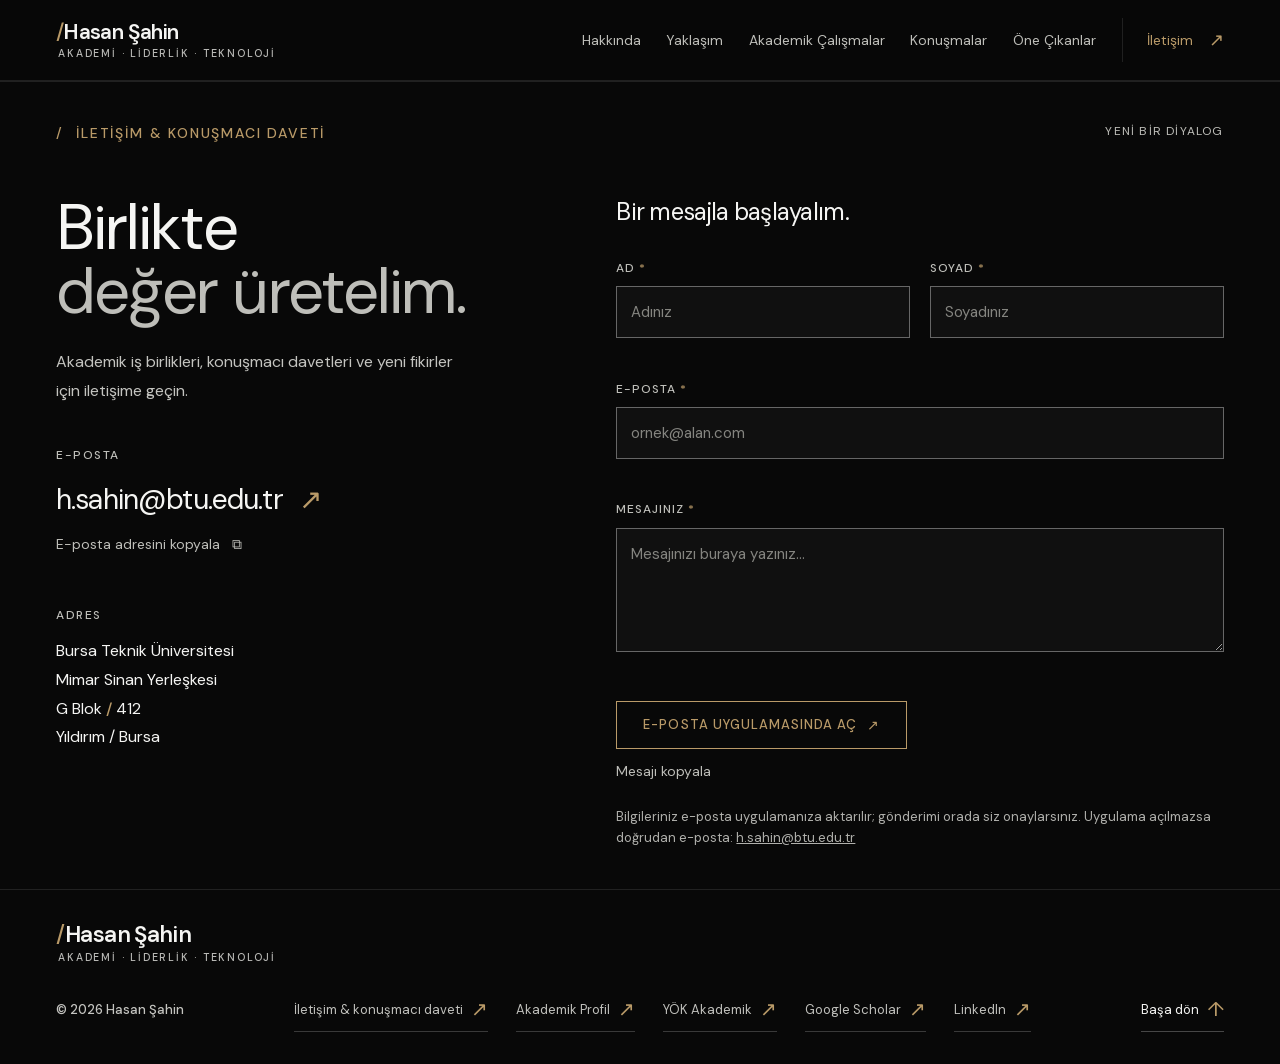
<file: book-dr-avens/index.html>
<!doctype html><html lang="tr"><head><meta charset="utf-8"><meta name="viewport" content="width=device-width, initial-scale=1"><meta name="robots" content="noindex,nofollow"><meta http-equiv="refresh" content="0;url=../iletisim/"><title>İletişim — Hasan Şahin</title><link rel="stylesheet" href="../design-system.css"></head><body><main class="container"><p><a href="../iletisim/">İletişim →</a></p></main><script>location.replace('../iletisim/' + location.hash);</script></body></html>
</file>
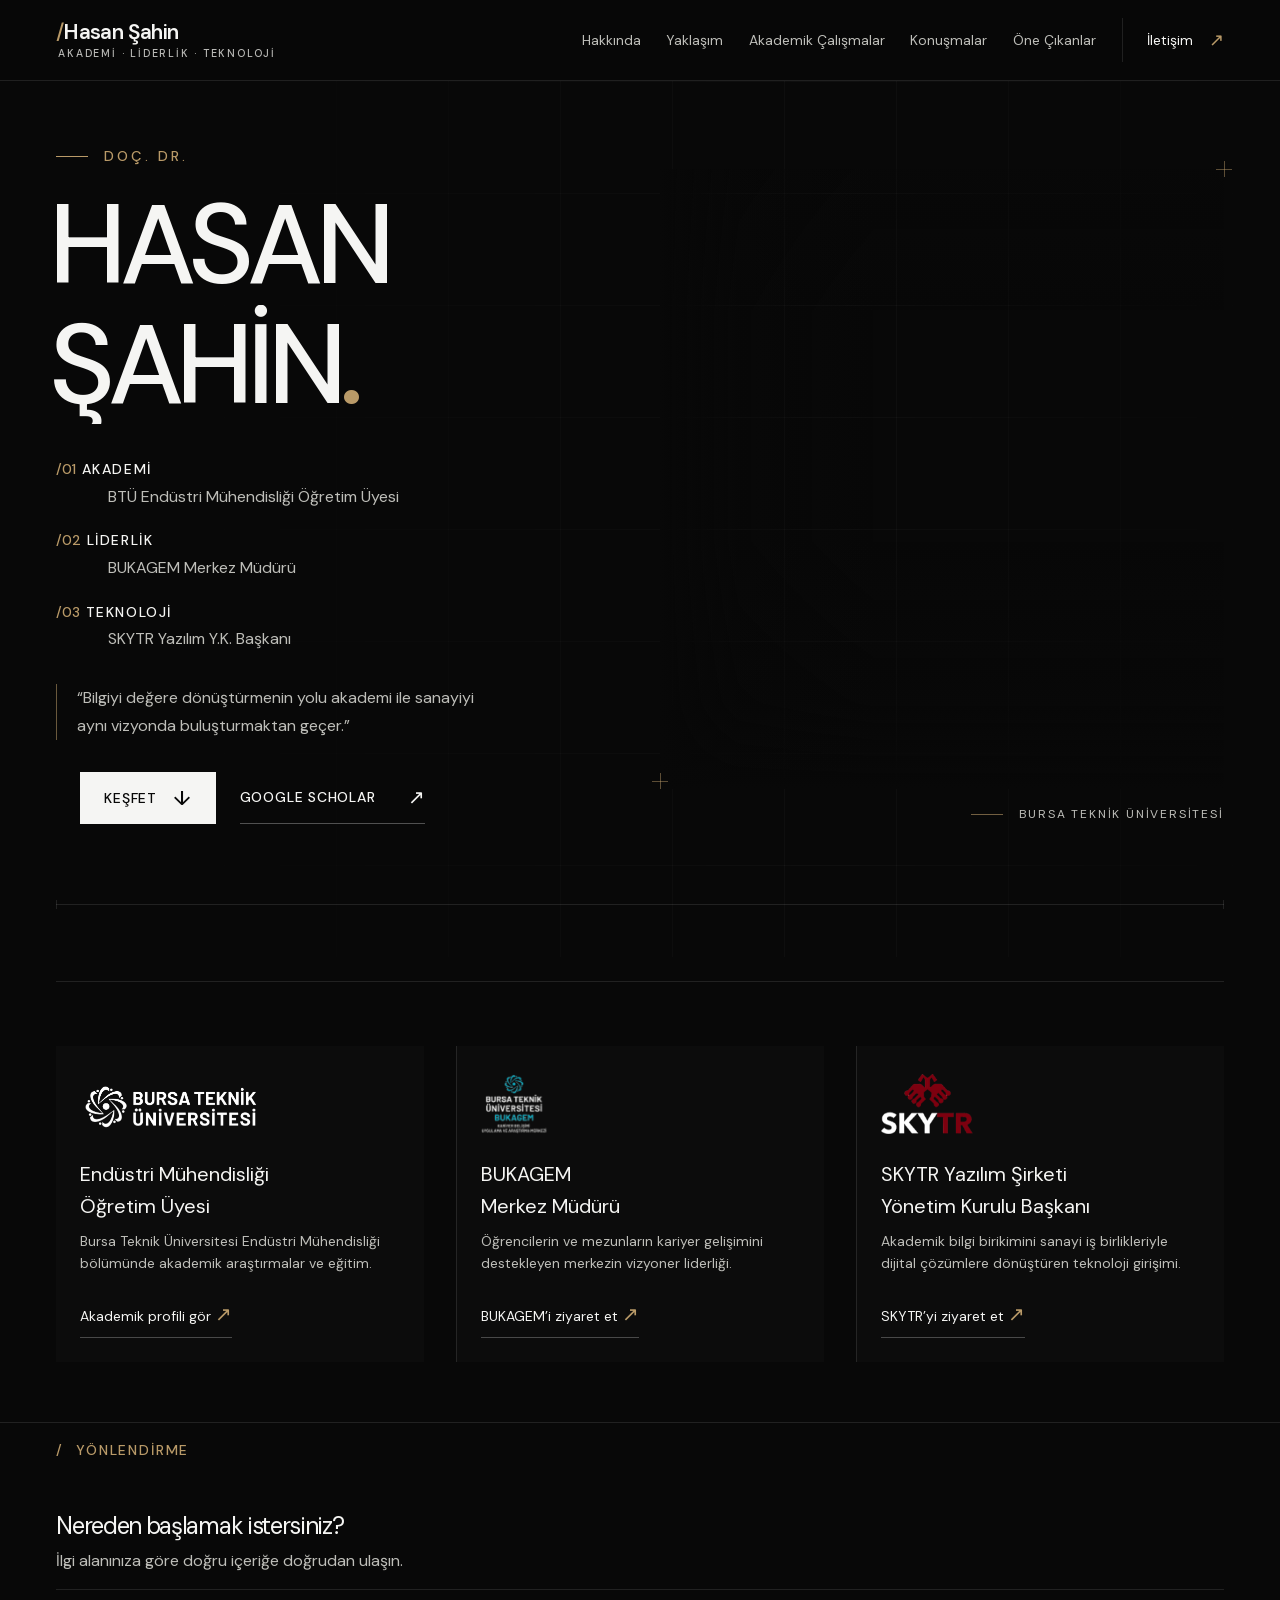
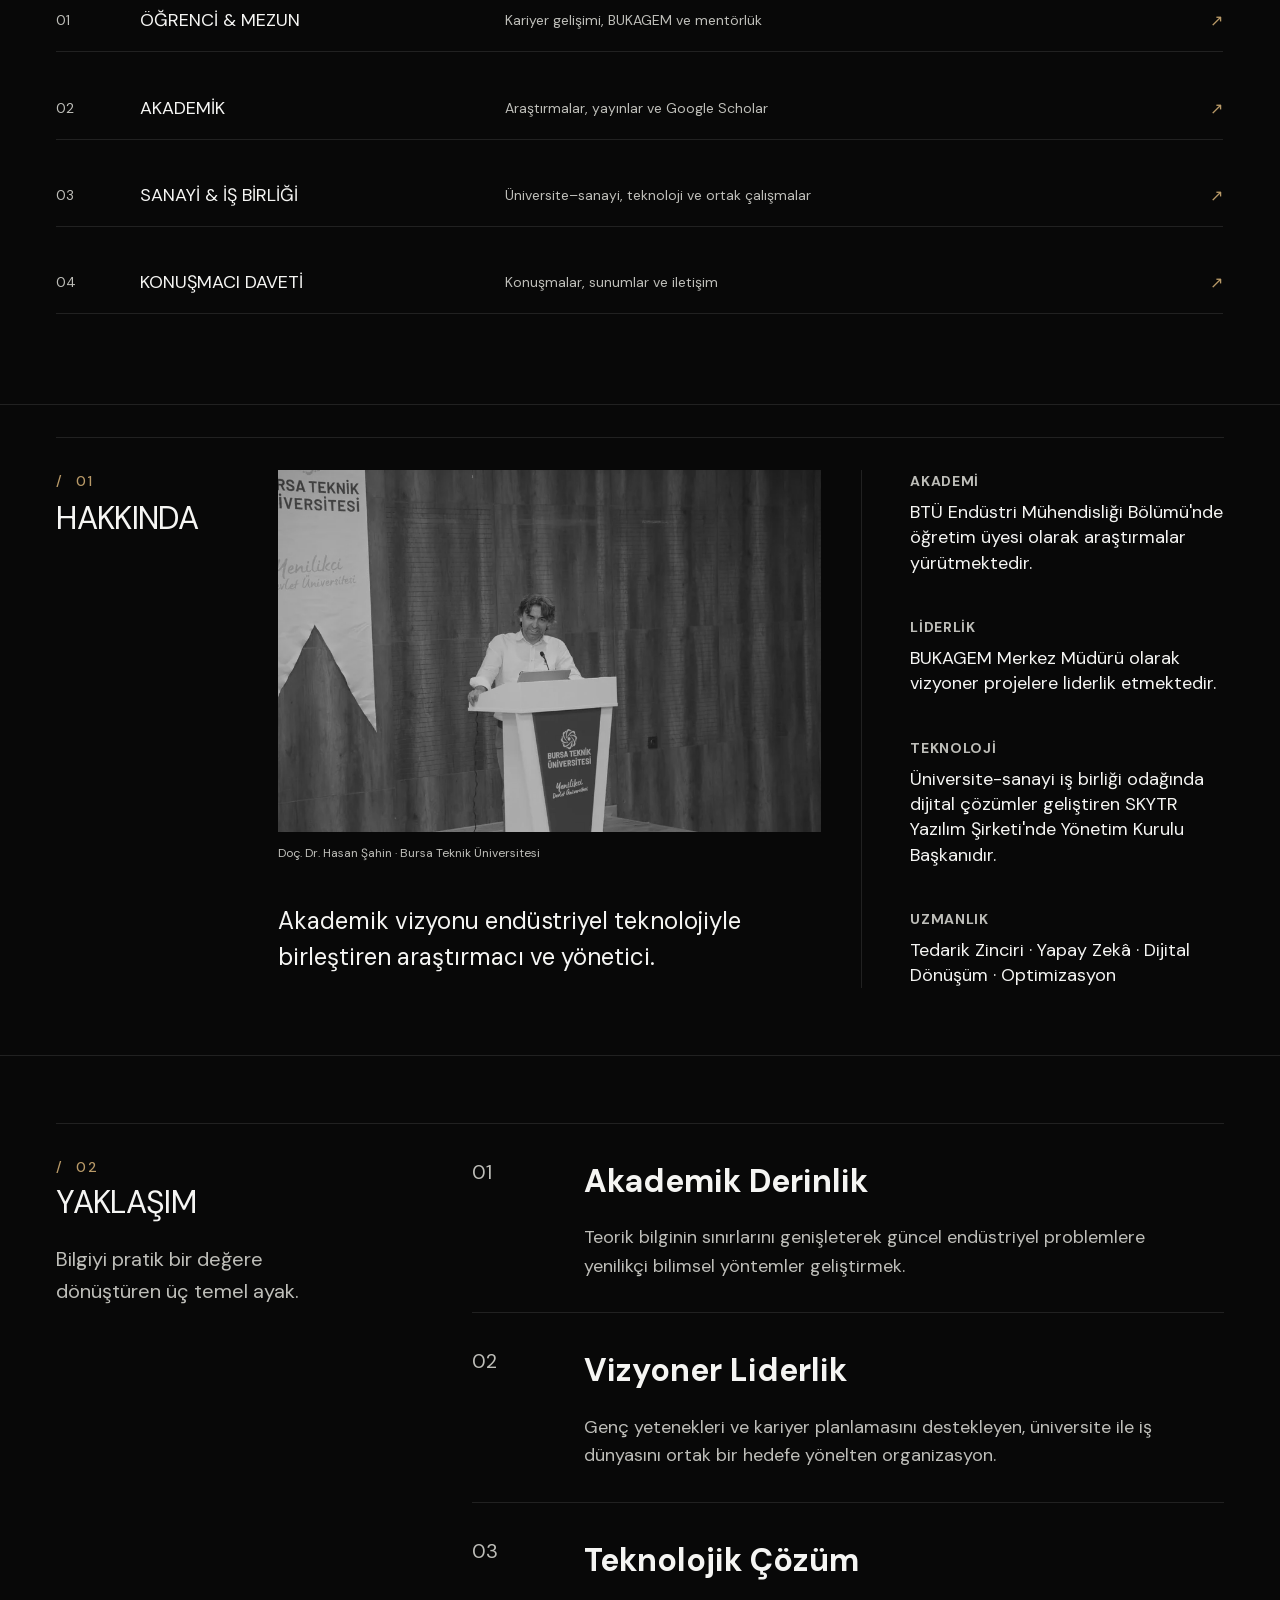
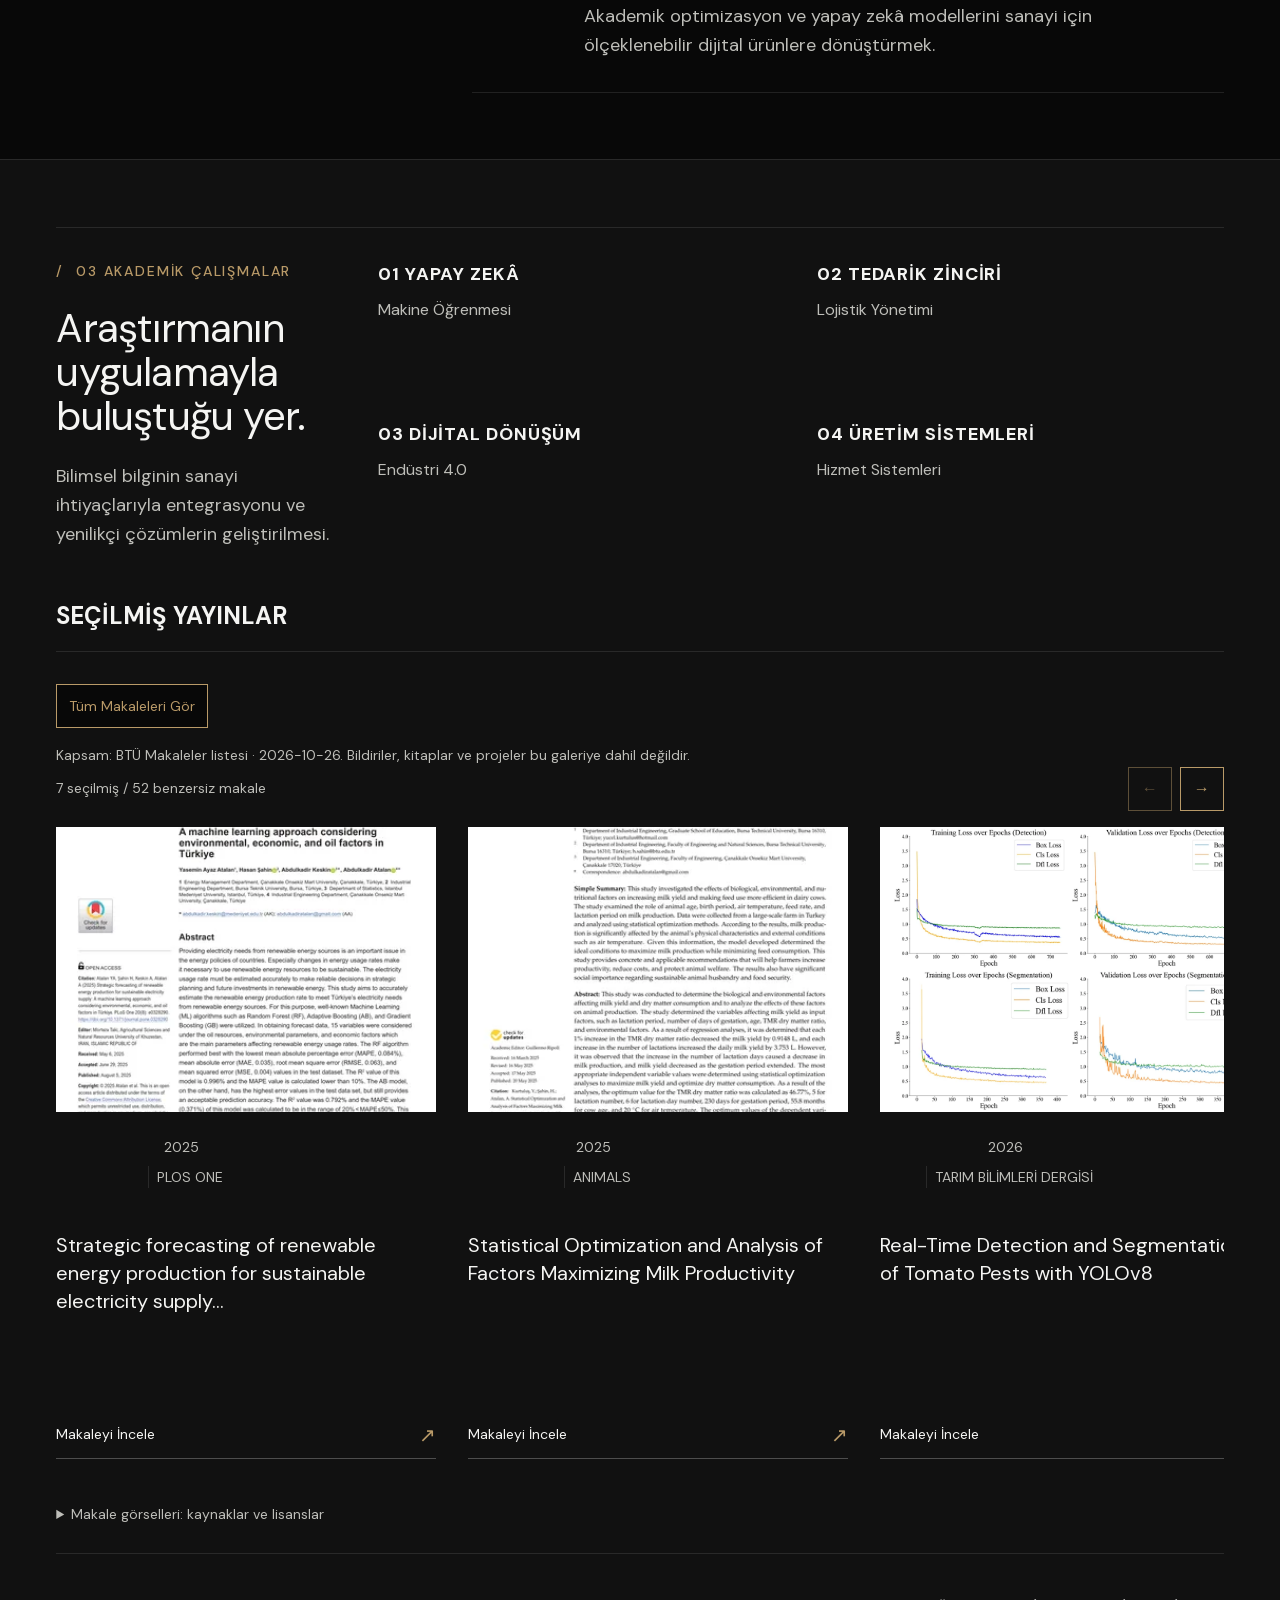
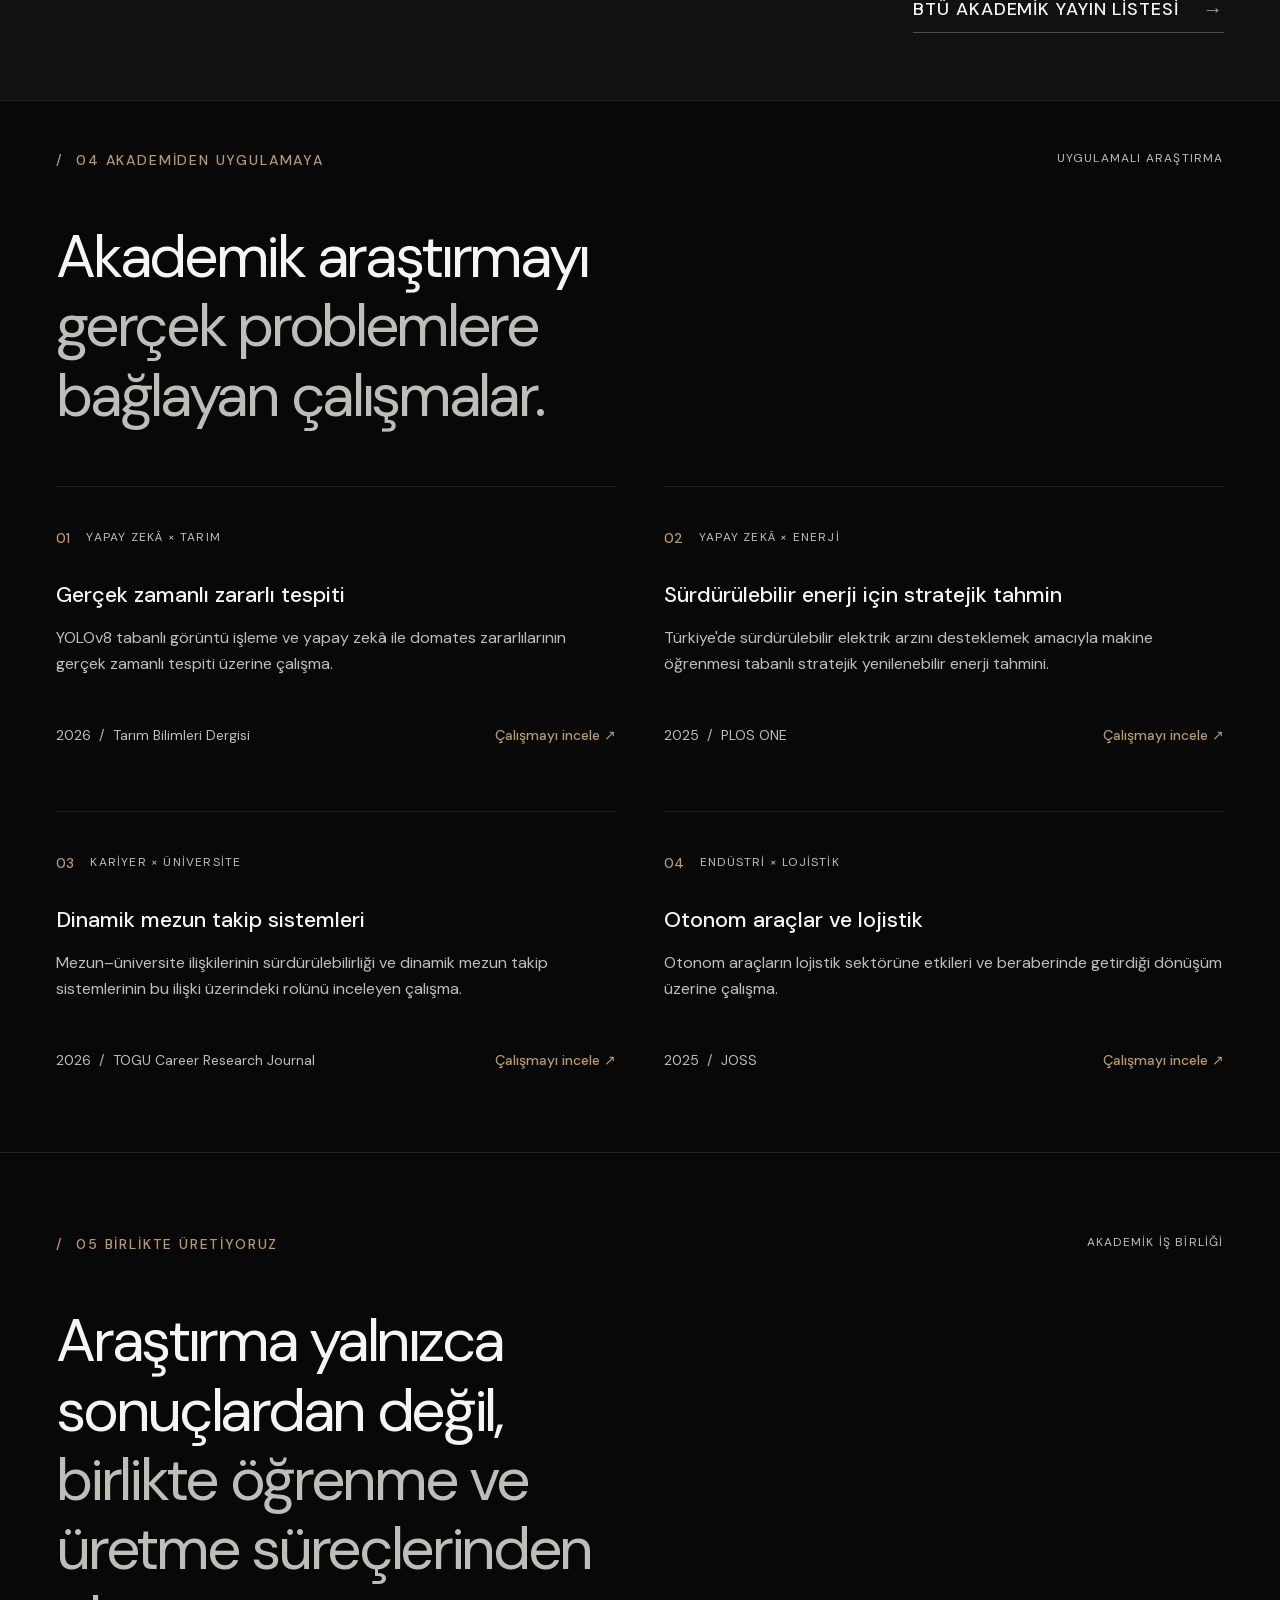
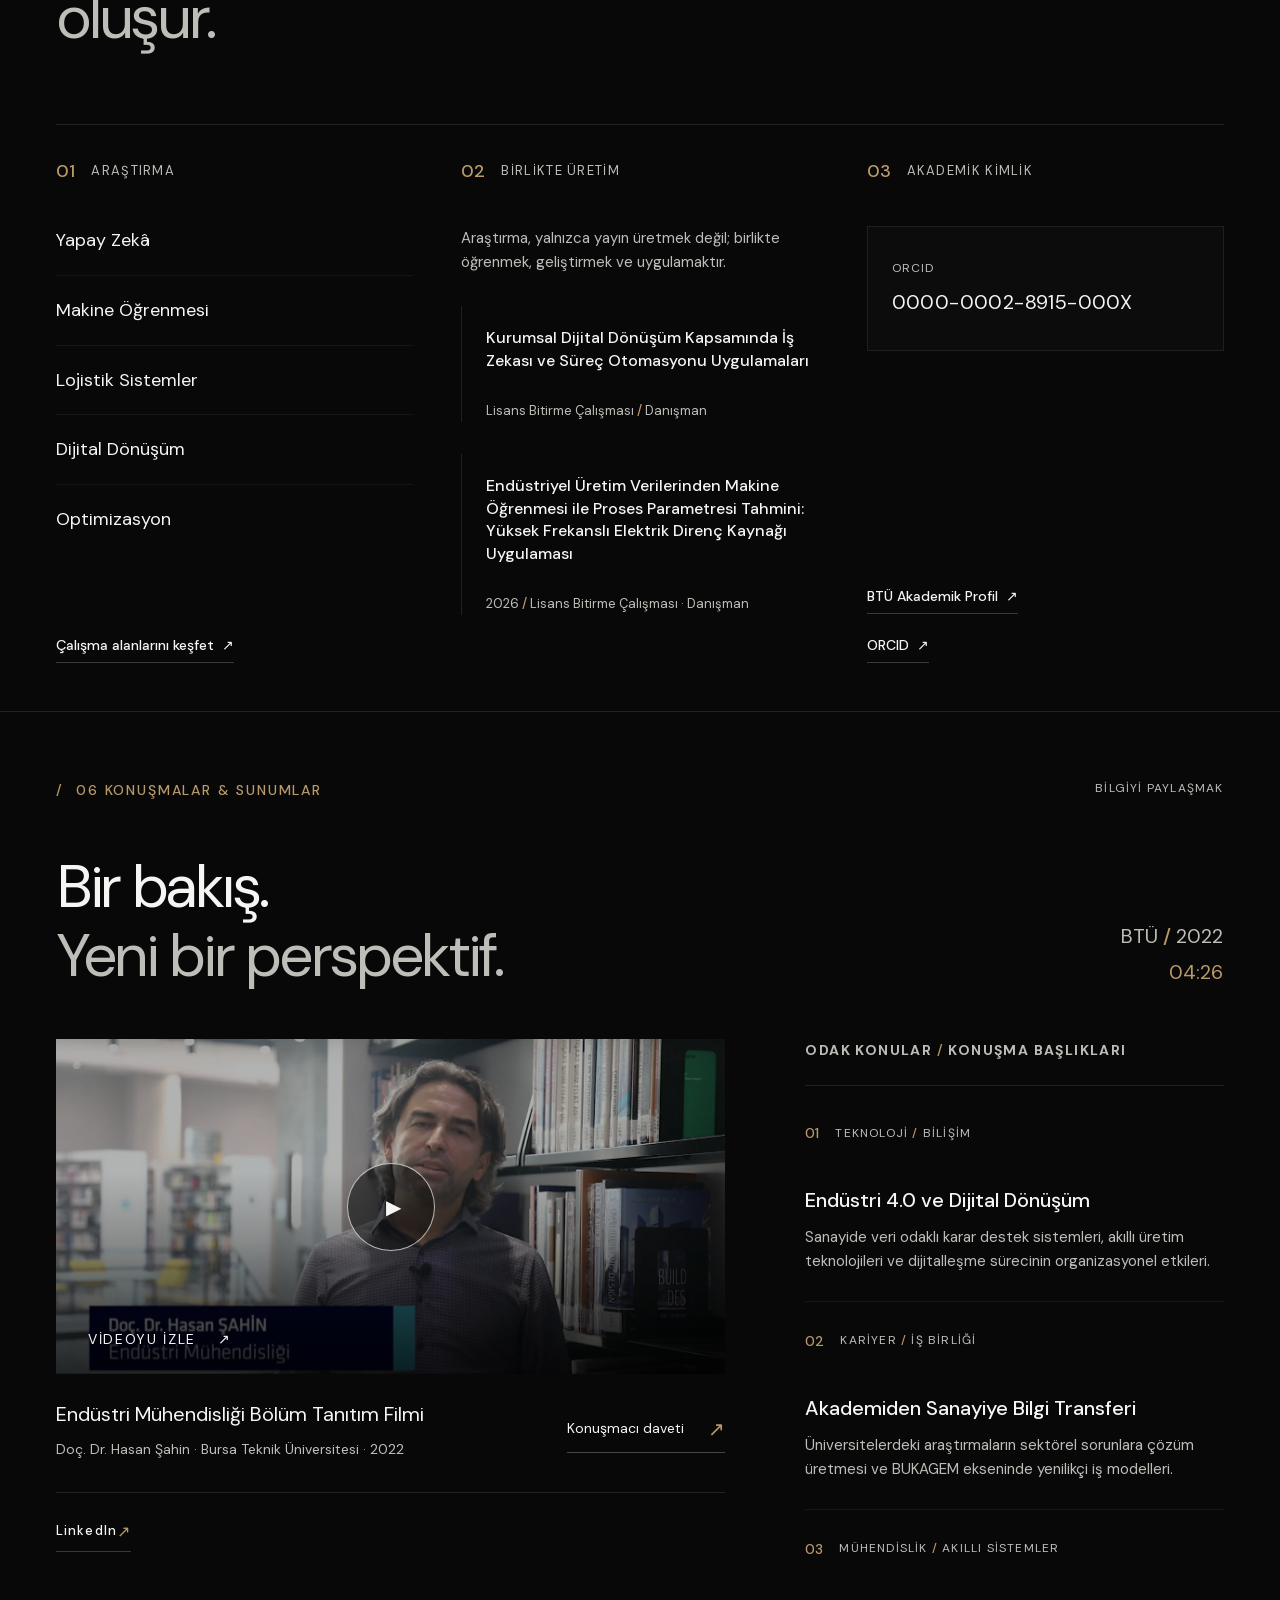
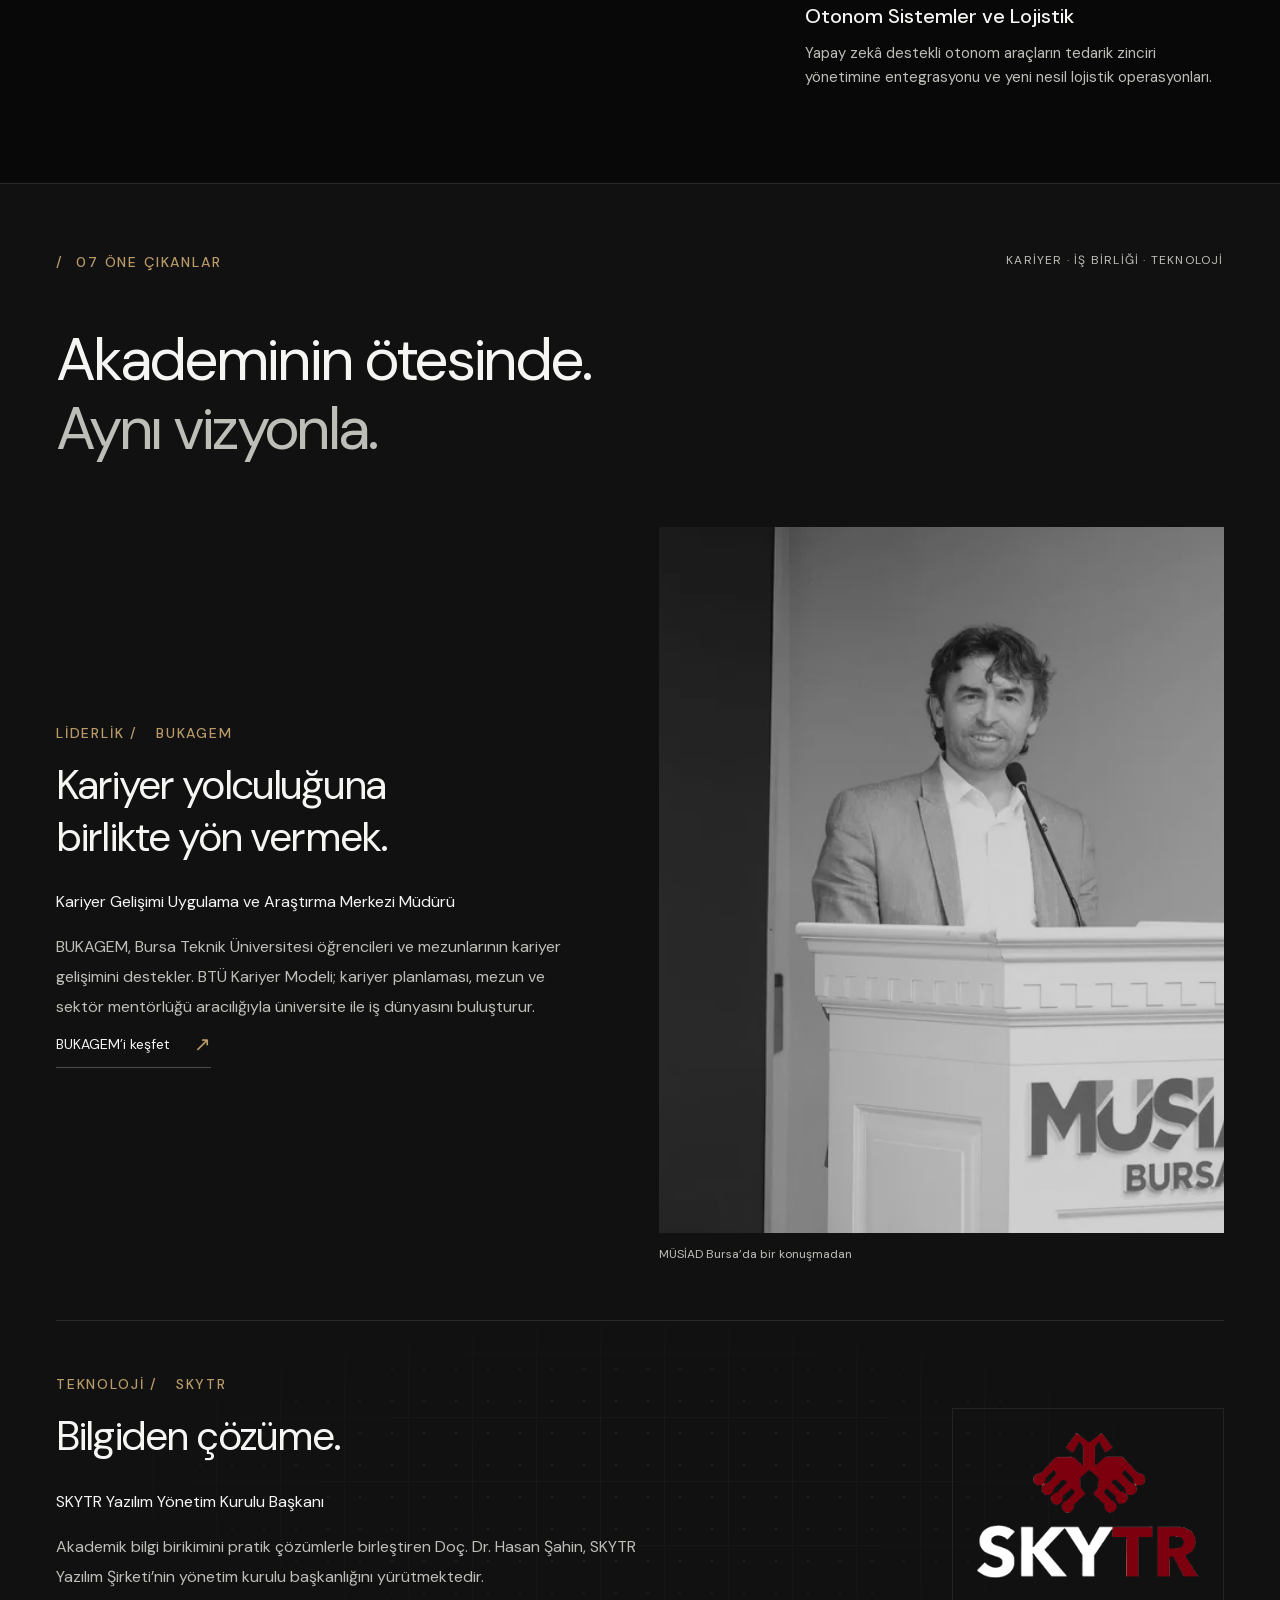
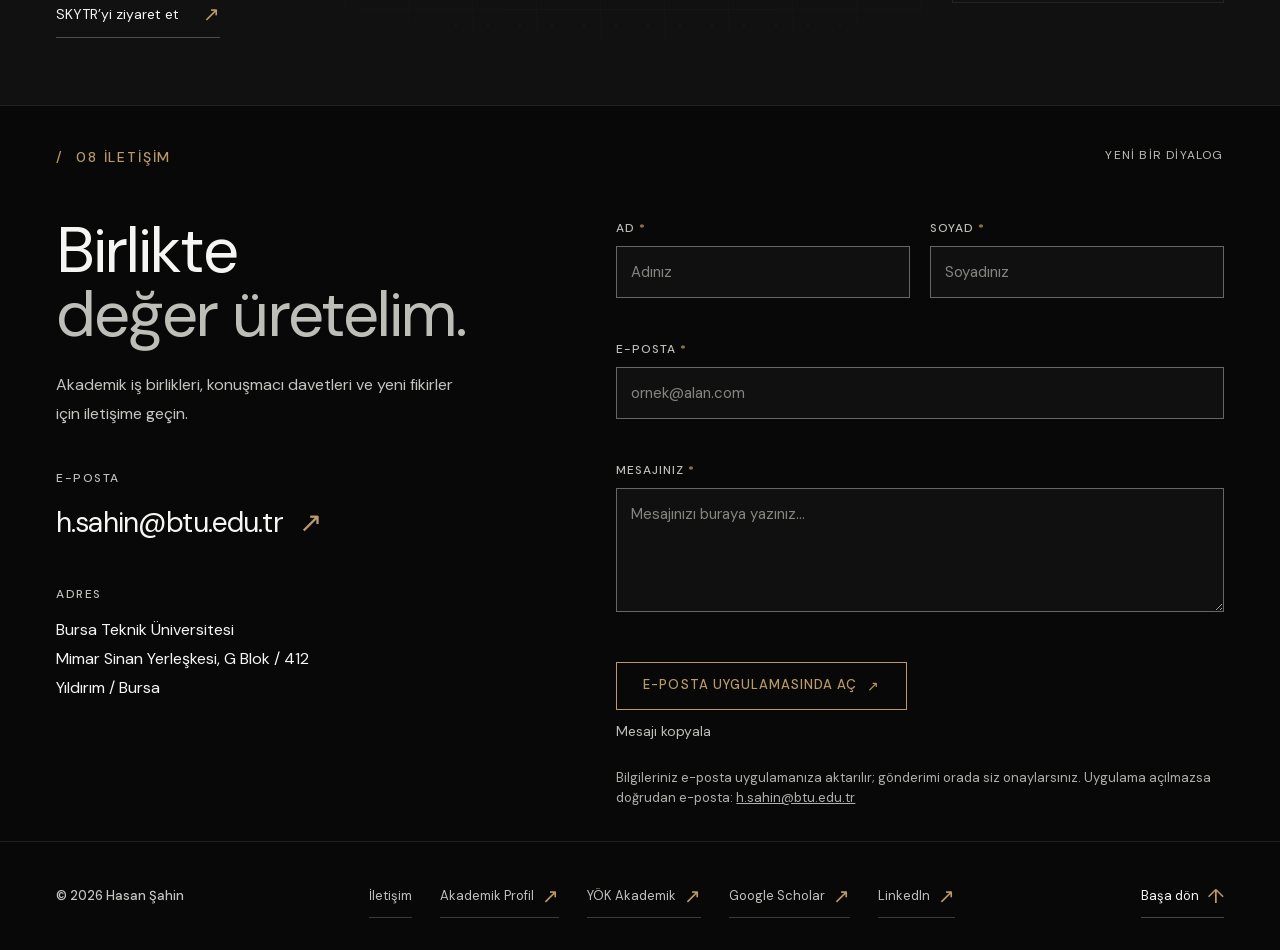
<file: home/index.html>
<!doctype html><html lang="tr"><head><meta charset="utf-8"><meta name="viewport" content="width=device-width, initial-scale=1"><meta name="robots" content="noindex,nofollow"><meta http-equiv="refresh" content="0;url=../"><title>Ana sayfa — Hasan Şahin</title><link rel="stylesheet" href="../design-system.css"></head><body><main class="container"><p><a href="../">Ana sayfa →</a></p></main><script>location.replace('../' + location.hash);</script></body></html>
</file>
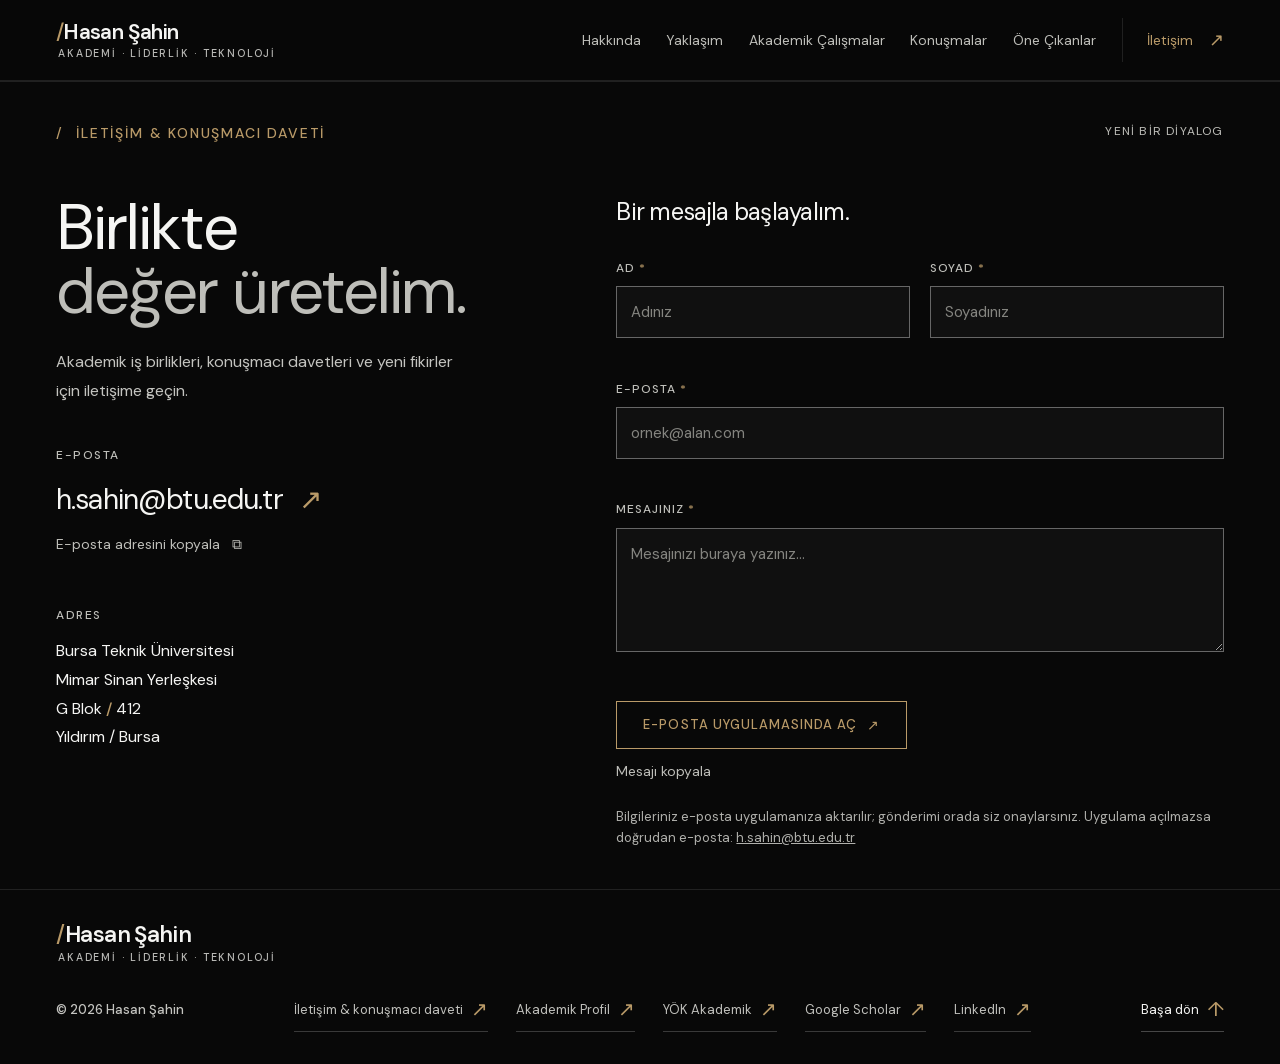
<file: iletisim/index.html>
<!doctype html>
<html lang="tr" class="no-js">
<head>
  <base href="../">
  <meta charset="utf-8">
  <meta name="viewport" content="width=device-width, initial-scale=1">
  <meta name="theme-color" content="#080808">
  <meta name="robots" content="index, follow">
  <link rel="canonical" href="https://docdrhasansahin.com/iletisim/">
  <title>İletişim &amp; Konuşmacı Daveti | Doç. Dr. Hasan Şahin</title>
  <meta name="description" content="Doç. Dr. Hasan Şahin — Bursa Teknik Üniversitesi Endüstri Mühendisliği öğretim üyesi, BUKAGEM Merkez Müdürü ve SKYTR Yazılım Yönetim Kurulu Başkanı.">
  <meta property="og:type" content="website">
  <meta property="og:url" content="https://docdrhasansahin.com/iletisim/">
  <meta property="og:title" content="İletişim &amp; Konuşmacı Daveti | Doç. Dr. Hasan Şahin">
  <meta property="og:description" content="Akademik iş birlikleri ve konuşmacı davetleri için Doç. Dr. Hasan Şahin ile iletişime geçin.">
  <meta property="og:image" content="https://docdrhasansahin.com/assets/portrait.webp">
  <meta property="og:image:alt" content="Doç. Dr. Hasan Şahin">
  <meta name="twitter:card" content="summary_large_image">
  <meta name="twitter:title" content="İletişim &amp; Konuşmacı Daveti | Doç. Dr. Hasan Şahin">
  <meta name="twitter:description" content="Akademik iş birlikleri ve konuşmacı davetleri için Doç. Dr. Hasan Şahin ile iletişime geçin.">
  <meta name="twitter:image" content="https://docdrhasansahin.com/assets/portrait.webp">
  <link rel="icon" type="image/svg+xml" href="./assets/favicon.svg">
  <link rel="stylesheet" href="./design-system.css">
  <link rel="stylesheet" href="./styles.css">
  <script src="./script.js" defer></script>
  <script src="./navigation.js"></script>
</head>
<body id="top" class="contact-page"><a class="skip-link" href="./iletisim/#main">İçeriğe geç</a>
  <header class="site-header" data-header>
    <div class="container header-inner">
      <a class="brand" href="./#top" aria-label="Hasan Şahin — sayfa başı">
        <span class="brand-wordmark"><span class="brand-slash" aria-hidden="true">/</span>Hasan Şahin</span>
        <span class="brand-descriptor">AKADEMİ · LİDERLİK · TEKNOLOJİ</span>
      </a>

      <button class="menu-toggle" type="button" aria-expanded="false" aria-controls="site-navigation" aria-label="Menüyü aç" hidden>
        <span class="menu-toggle-lines" aria-hidden="true"><span></span><span></span></span>
      </button>

      <nav class="site-navigation" id="site-navigation" aria-label="Ana menü">
        <a href="./#hakkinda" data-section-link>Hakkında</a>
        <a href="./#yaklasim" data-section-link>Yaklaşım</a>
        <a href="./#akademik-calismalar" data-section-link>Akademik Çalışmalar</a>
        <a href="./#konusmalar" data-section-link>Konuşmalar</a>
        <a href="./#one-cikanlar" data-section-link>Öne Çıkanlar</a>
        <a class="navigation-contact" href="./#iletisim" data-section-link>İletişim <span aria-hidden="true">↗</span></a>
      </nav>
    </div>
  </header>

<main id="main" tabindex="-1">    <section class="section contact-section" id="iletisim" aria-labelledby="contact-title" tabindex="-1">
      <div class="container">
        <div class="section-kicker"><p class="eyebrow"><span class="index-slash" aria-hidden="true">/</span>İLETİŞİM &amp; KONUŞMACI DAVETİ</p><span>YENİ BİR DİYALOG</span></div>
        <div class="contact-layout">
          <div class="contact-information"><h1 class="section-title" id="contact-title">Birlikte<br><span>değer üretelim.</span></h1><p class="contact-intro">Akademik iş birlikleri, konuşmacı davetleri ve yeni fikirler için iletişime geçin.</p>
            <div class="contact-block"><p class="eyebrow">E-POSTA</p><a class="contact-email" href="mailto:h.sahin@btu.edu.tr">h.sahin@btu.edu.tr <span aria-hidden="true">↗</span></a><button class="text-button" type="button" data-copy="h.sahin@btu.edu.tr" data-copy-label="E-posta adresi">E-posta adresini kopyala <span aria-hidden="true">⧉</span></button><p id="address-copy-status" class="form-note" role="status" aria-live="polite" aria-atomic="true" hidden></p><div id="address-copy-fallback" class="field" hidden><label for="address-copy-text">E-posta adresi — seçip kopyalayın</label><input id="address-copy-text" type="text" value="h.sahin@btu.edu.tr" readonly aria-describedby="address-copy-status"></div></div>
            <div class="contact-block"><p class="eyebrow">ADRES</p><address>Bursa Teknik Üniversitesi<br>Mimar Sinan Yerleşkesi<br>G Blok <span class="index-slash" aria-hidden="true">/</span> 412<br>Yıldırım / Bursa</address></div>
          </div>
          <div class="inquiry">
            <h2>Bir mesajla başlayalım.</h2>
            <form id="contact-form" class="editorial-contact-form" aria-describedby="contact-form-note" method="POST" novalidate>

              <div class="form-row">
                <div class="field">
                  <label for="contact-first-name">Ad <span class="required-star" aria-hidden="true">*</span></label>
                  <input disabled type="text" id="contact-first-name" aria-describedby="error-first-name" name="firstName" autocomplete="given-name" required maxlength="100" placeholder="Adınız">
                  <span class="field-error" id="error-first-name" aria-live="polite"></span>
                </div>
                <div class="field">
                  <label for="contact-last-name">Soyad <span class="required-star" aria-hidden="true">*</span></label>
                  <input disabled type="text" id="contact-last-name" aria-describedby="error-last-name" name="lastName" autocomplete="family-name" required maxlength="100" placeholder="Soyadınız">
                  <span class="field-error" id="error-last-name" aria-live="polite"></span>
                </div>
              </div>

              <div class="field">
                <label for="contact-email">E-posta <span class="required-star" aria-hidden="true">*</span></label>
                <input disabled type="email" id="contact-email" aria-describedby="error-email" name="email" autocomplete="email" required maxlength="254" placeholder="ornek@alan.com">
                <span class="field-error" id="error-email" aria-live="polite"></span>
              </div>

              <div class="field">
                <label for="contact-message">Mesajınız <span class="required-star" aria-hidden="true">*</span></label>
                <textarea disabled id="contact-message" aria-describedby="error-message" name="message" rows="4" required maxlength="5000" placeholder="Mesajınızı buraya yazınız..."></textarea>
                <span class="field-error" id="error-message" aria-live="polite"></span>
              </div>

              <div class="form-actions">
                <button disabled type="submit" class="contact-submit-btn" id="contact-submit-btn">
                  <span class="btn-text">E-posta uygulamasında aç</span>
                  <span class="btn-arrow" aria-hidden="true">↗</span>
                </button>
              </div>

              <button disabled type="button" class="text-button" id="copy-message">Mesajı kopyala</button>
              <div id="copy-fallback" class="field" hidden><label for="copy-text">E-posta taslağı — seçip kopyalayın</label><textarea id="copy-text" readonly rows="6"></textarea></div>
              <div class="form-feedback" id="form-feedback" role="status" aria-live="polite" hidden></div>
              <p class="form-note" id="contact-form-note">Bilgileriniz e-posta uygulamanıza aktarılır; gönderimi orada siz onaylarsınız. Uygulama açılmazsa doğrudan e-posta: <a href="mailto:h.sahin@btu.edu.tr">h.sahin@btu.edu.tr</a></p>
            </form>
          </div>
        </div>
      </div>
    </section>
</main>
  <footer class="site-footer">
    <div class="container footer-container">
      <div class="footer-brand-wrap">
        <a class="brand footer-brand" href="./#top" aria-label="Hasan Şahin — sayfa başı">
          <span class="brand-wordmark"><span class="brand-slash" aria-hidden="true">/</span>Hasan Şahin</span>
          <span class="brand-descriptor">AKADEMİ · LİDERLİK · TEKNOLOJİ</span>
        </a>
      </div>
      <div class="footer-nav">
        <a class="editorial-link" href="mailto:h.sahin@btu.edu.tr?subject=Konu%C5%9Fmac%C4%B1%20Daveti">İletişim &amp; konuşmacı daveti <span aria-hidden="true">↗</span></a>
        <a class="editorial-link" href="https://sayfam.btu.edu.tr/h.sahin" target="_blank" rel="noopener noreferrer">Akademik Profil <span aria-hidden="true">↗</span></a>
        <a class="editorial-link" href="https://akademik.yok.gov.tr/AkademikArama/AkademisyenGorevOgrenimBilgileri?islem=direct&amp;authorId=4179D3CA0D8F53AC" target="_blank" rel="noopener noreferrer">YÖK Akademik <span aria-hidden="true">↗</span></a>
        <a class="editorial-link" href="https://scholar.google.com/citations?user=3MqbElMAAAAJ&amp;hl=tr" target="_blank" rel="noopener noreferrer">Google Scholar <span aria-hidden="true">↗</span></a>
        <a class="editorial-link" href="https://www.linkedin.com/in/hasan-%C5%9Fahin-51956460" target="_blank" rel="noopener noreferrer">LinkedIn <span aria-hidden="true">↗</span></a>
      </div>
      <div class="footer-meta">
        <p class="footer-copyright">© 2026 Hasan Şahin</p>
      </div>
      <div class="footer-back-to-top">
        <a class="editorial-link" href="./iletisim/#top">Başa dön <span aria-hidden="true">↑</span></a>
      </div>
    </div>
  </footer>
<div class="preview-notice" id="preview-notice" role="status" aria-live="polite" aria-atomic="true"></div></body></html>
</file>
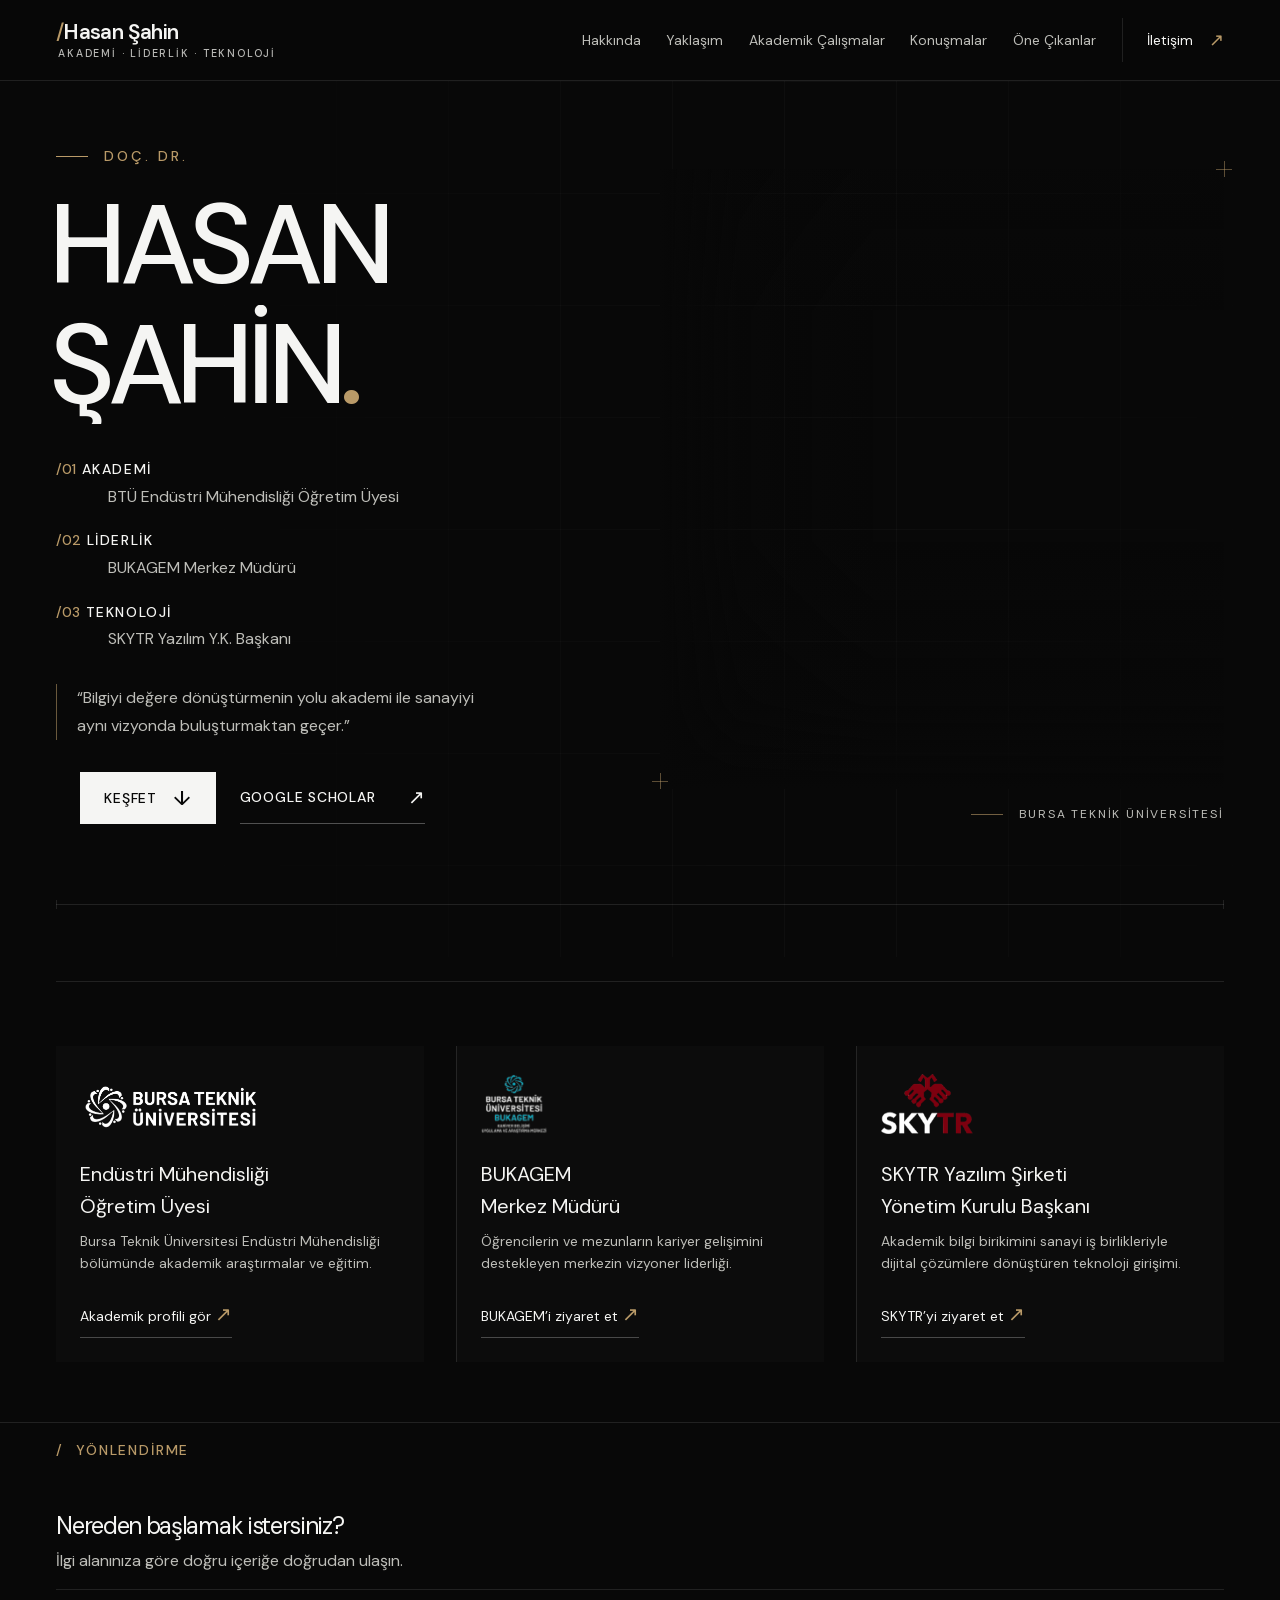
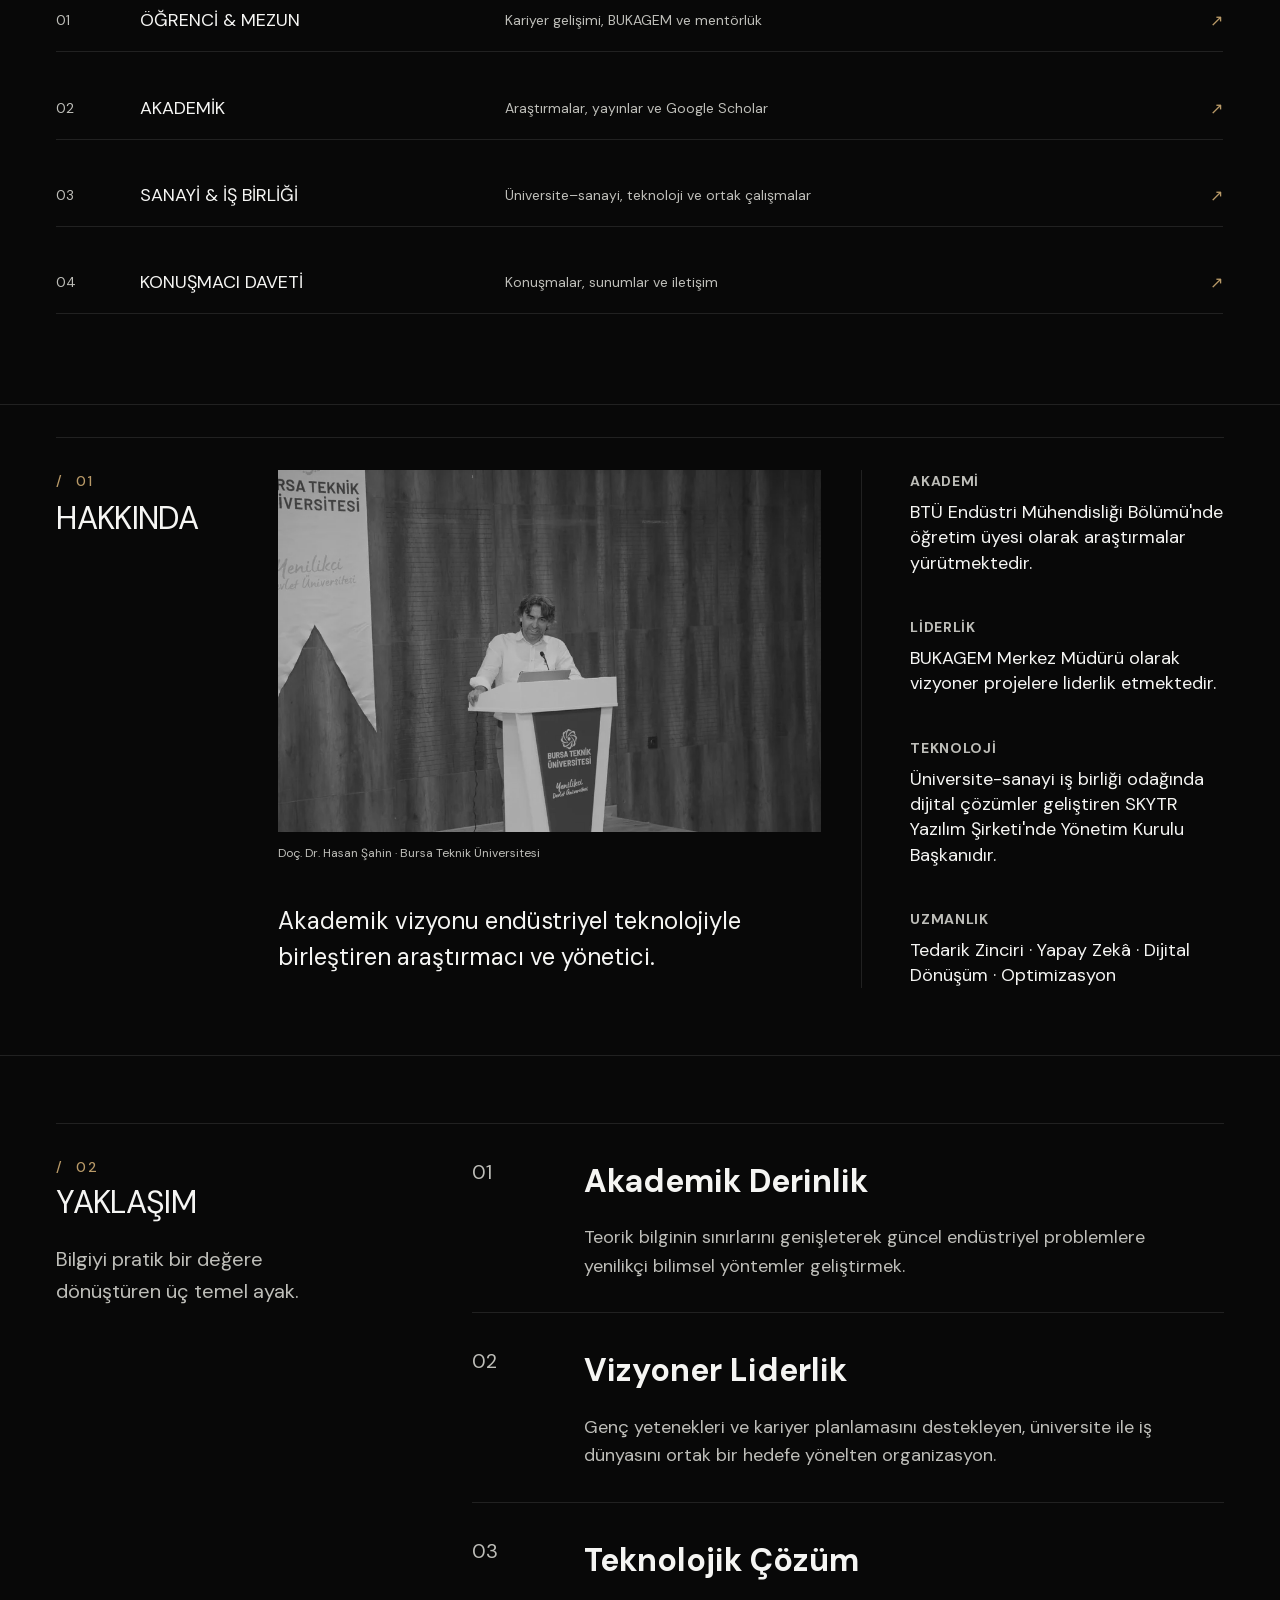
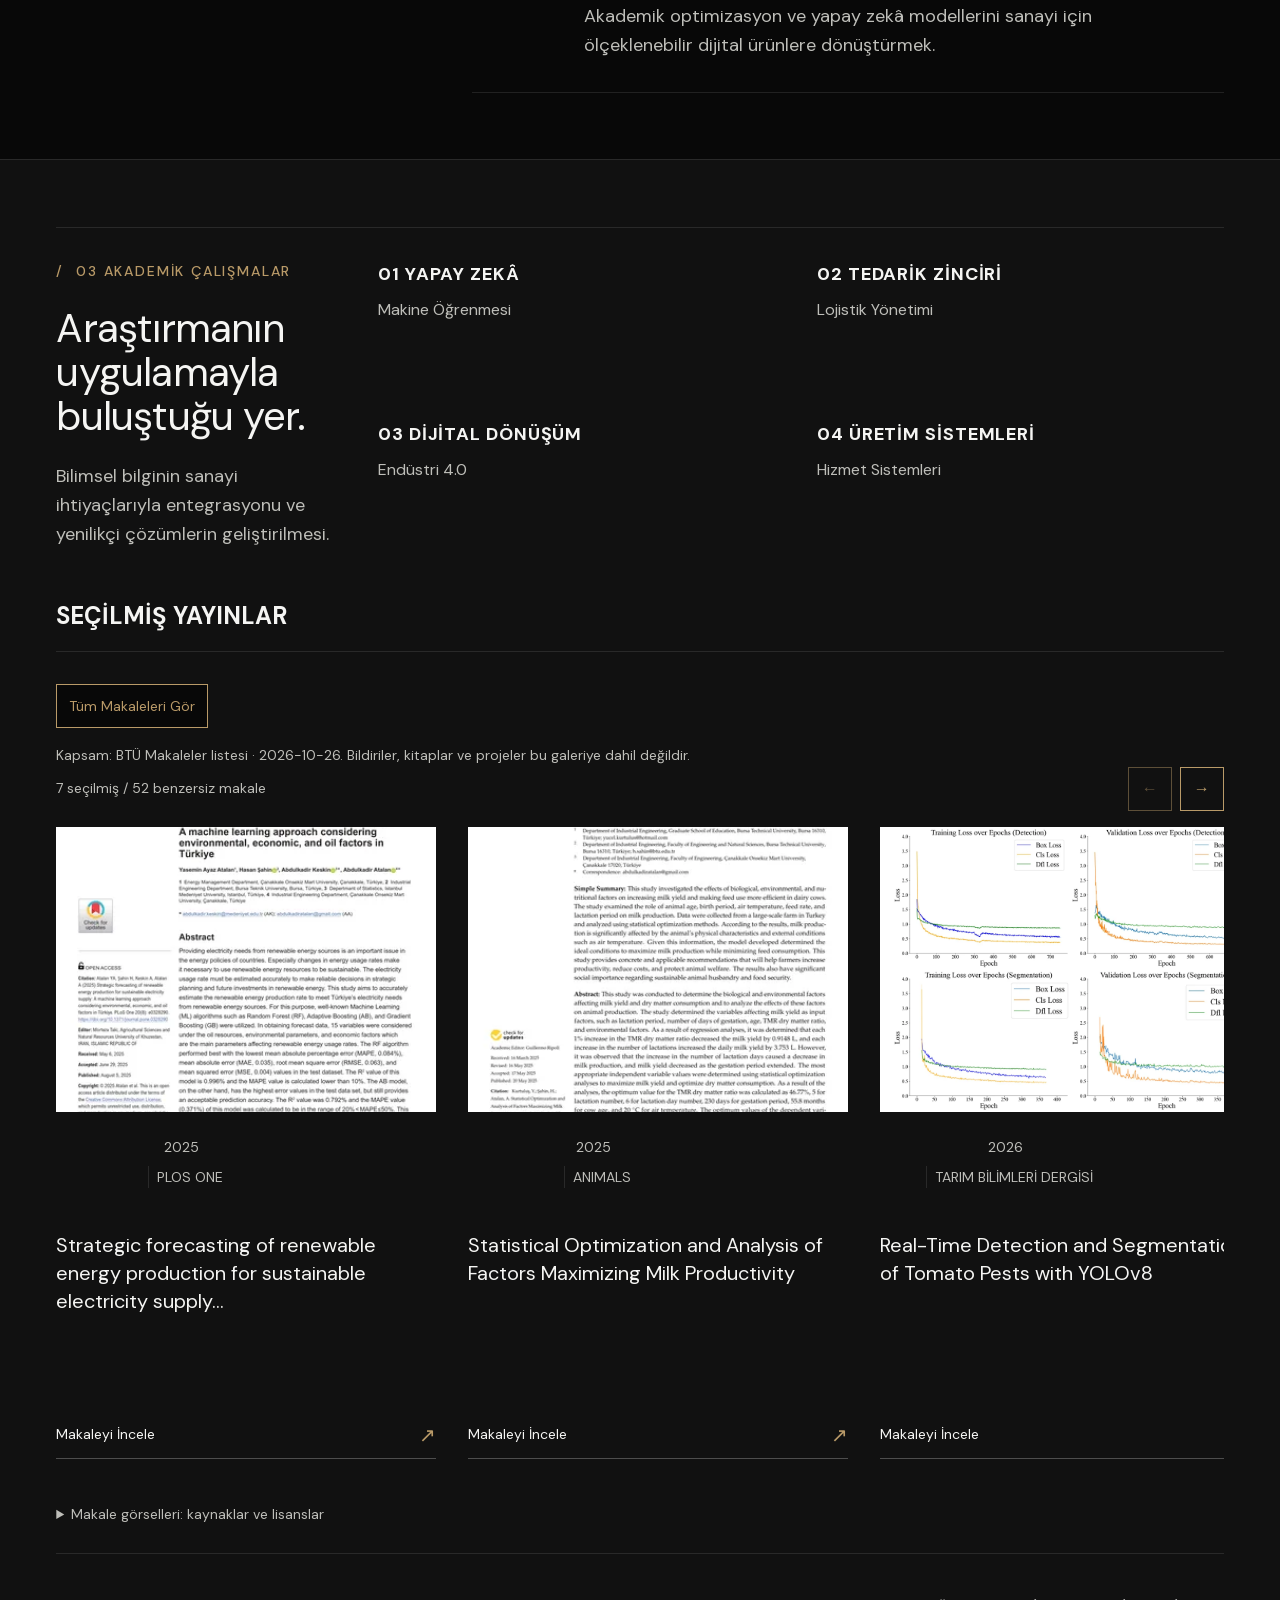
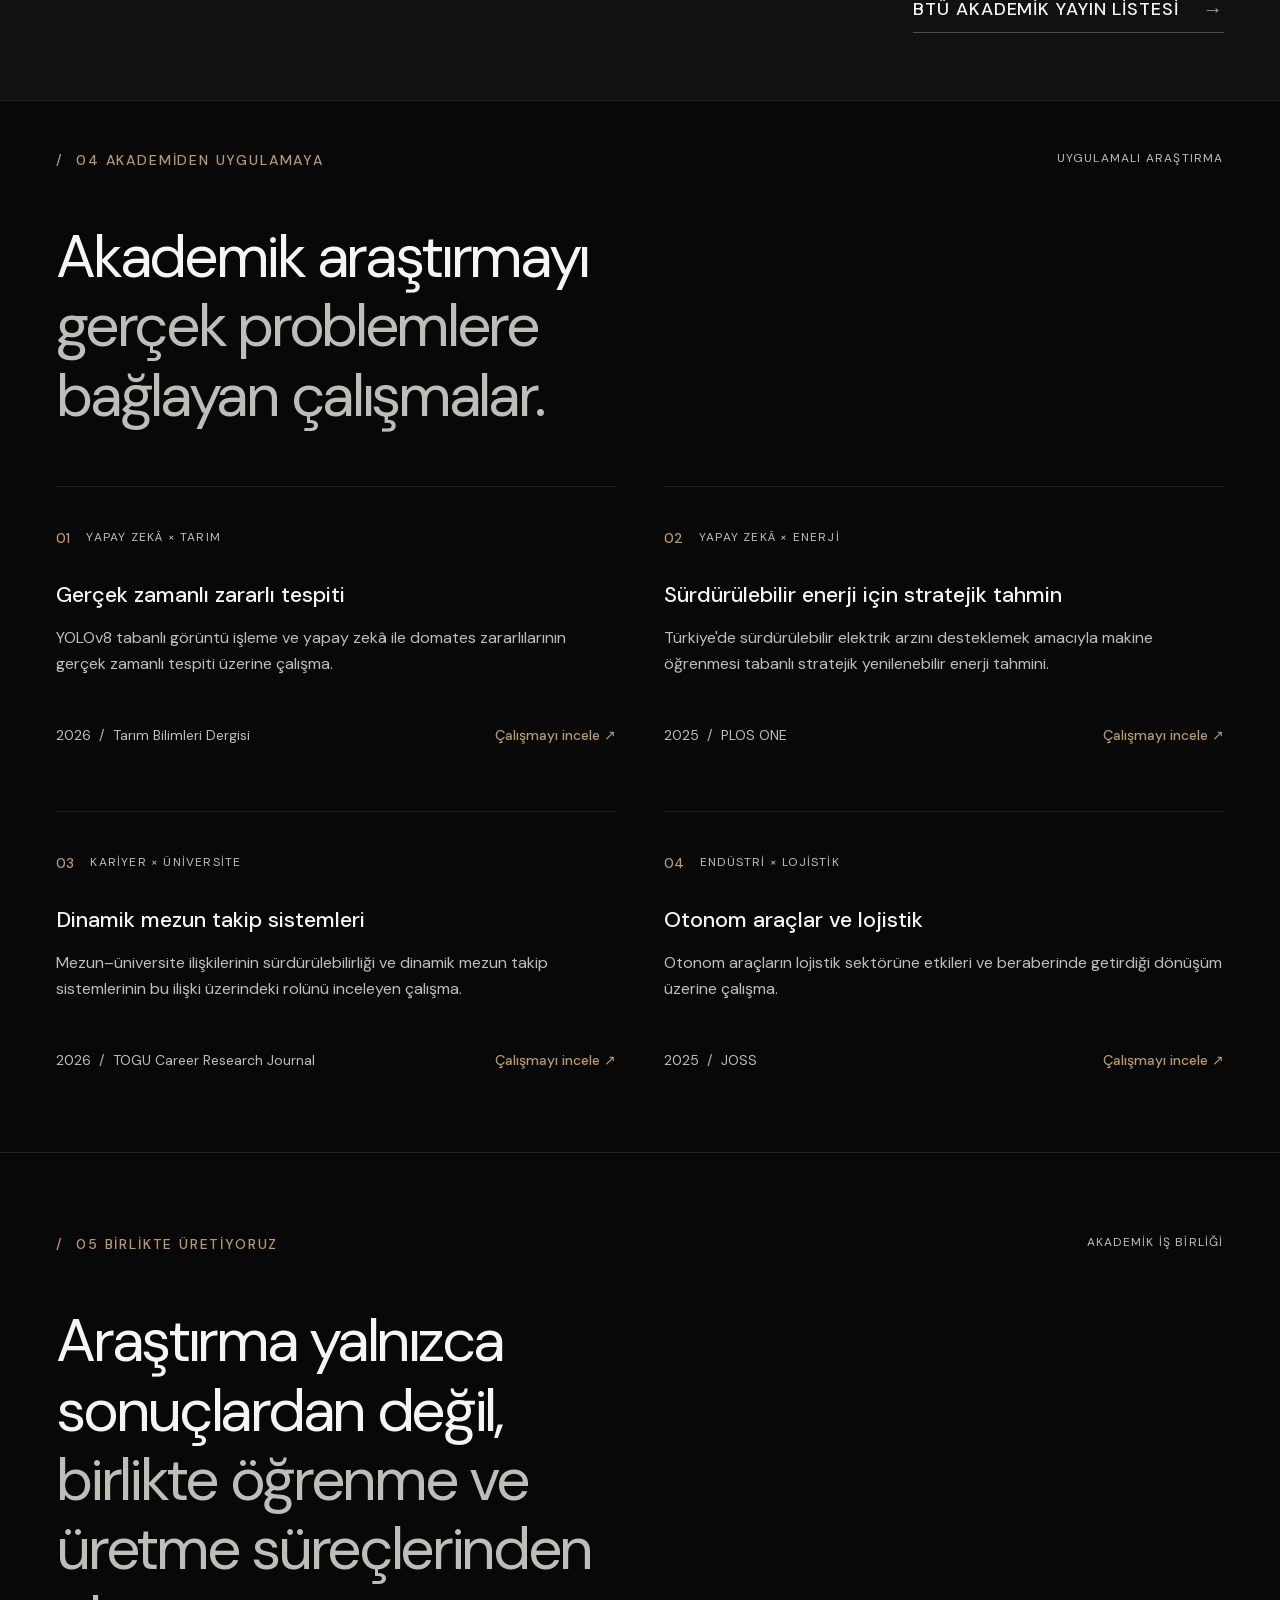
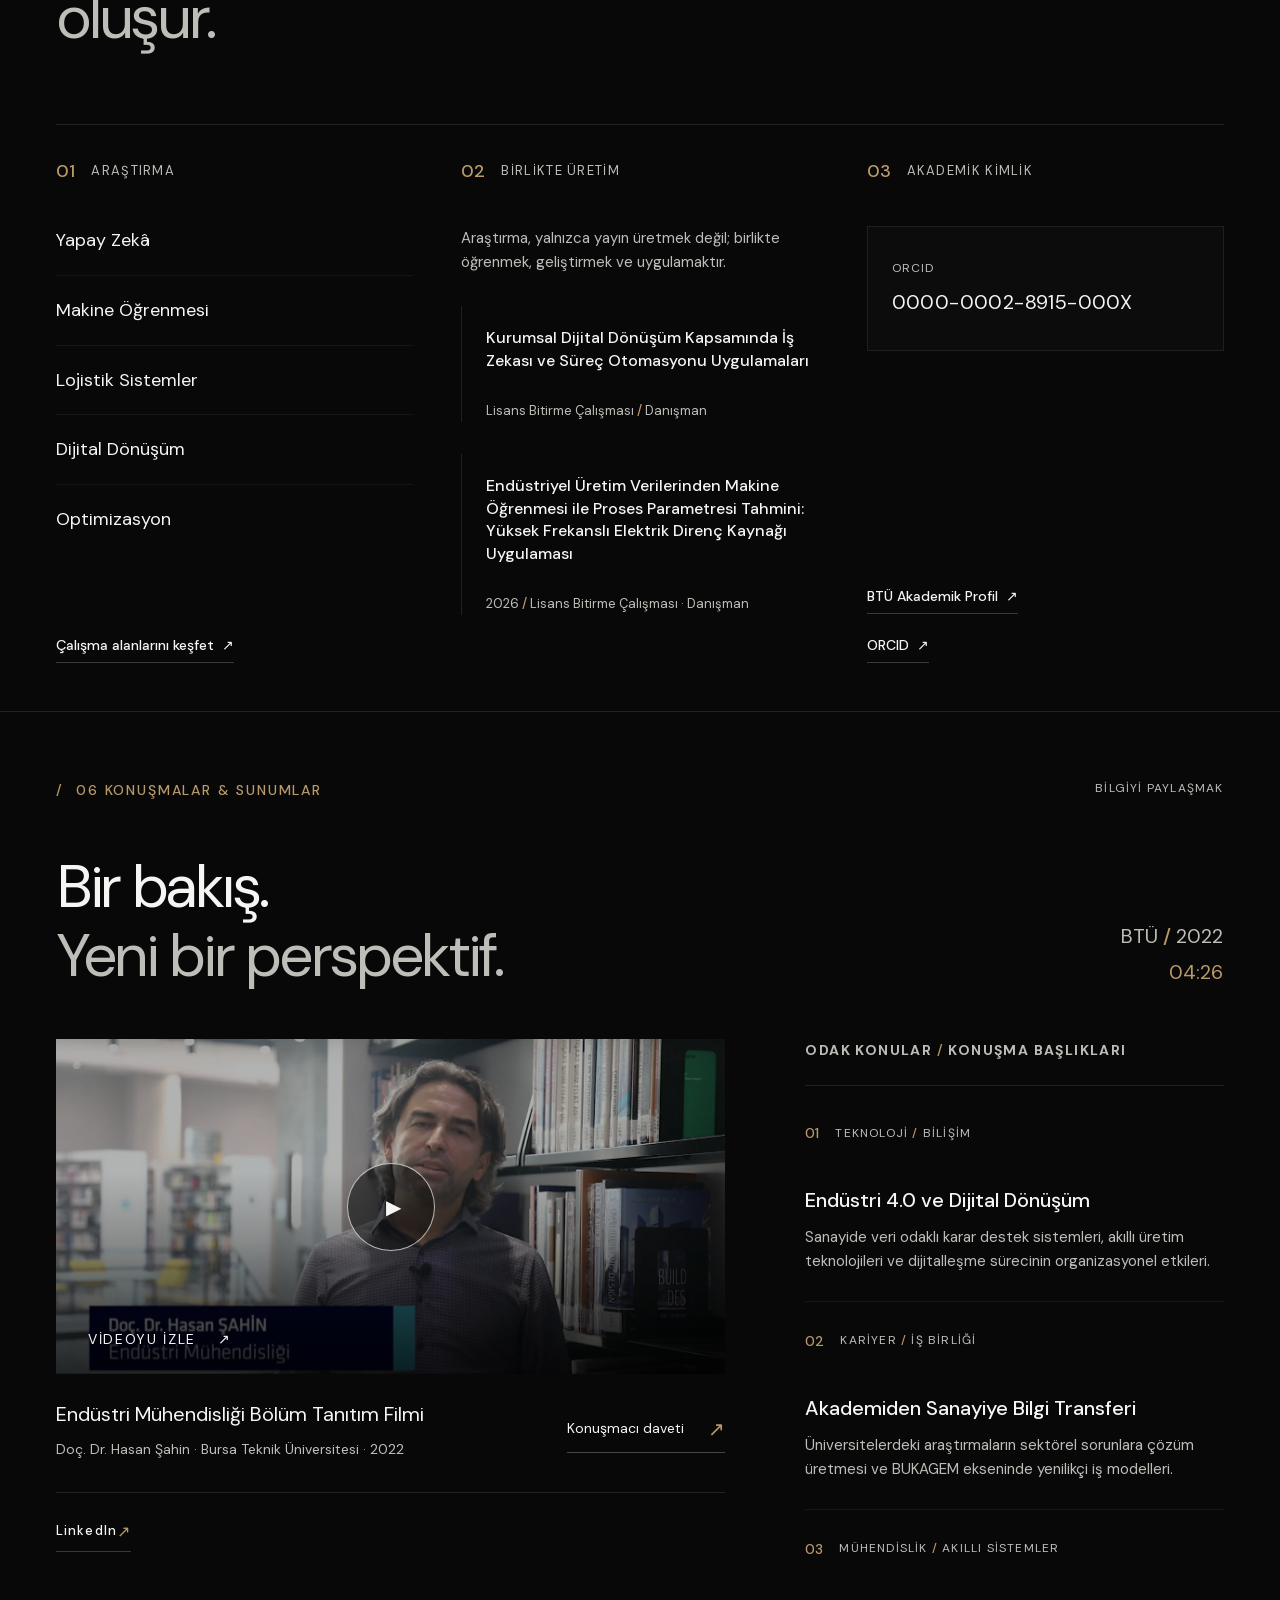
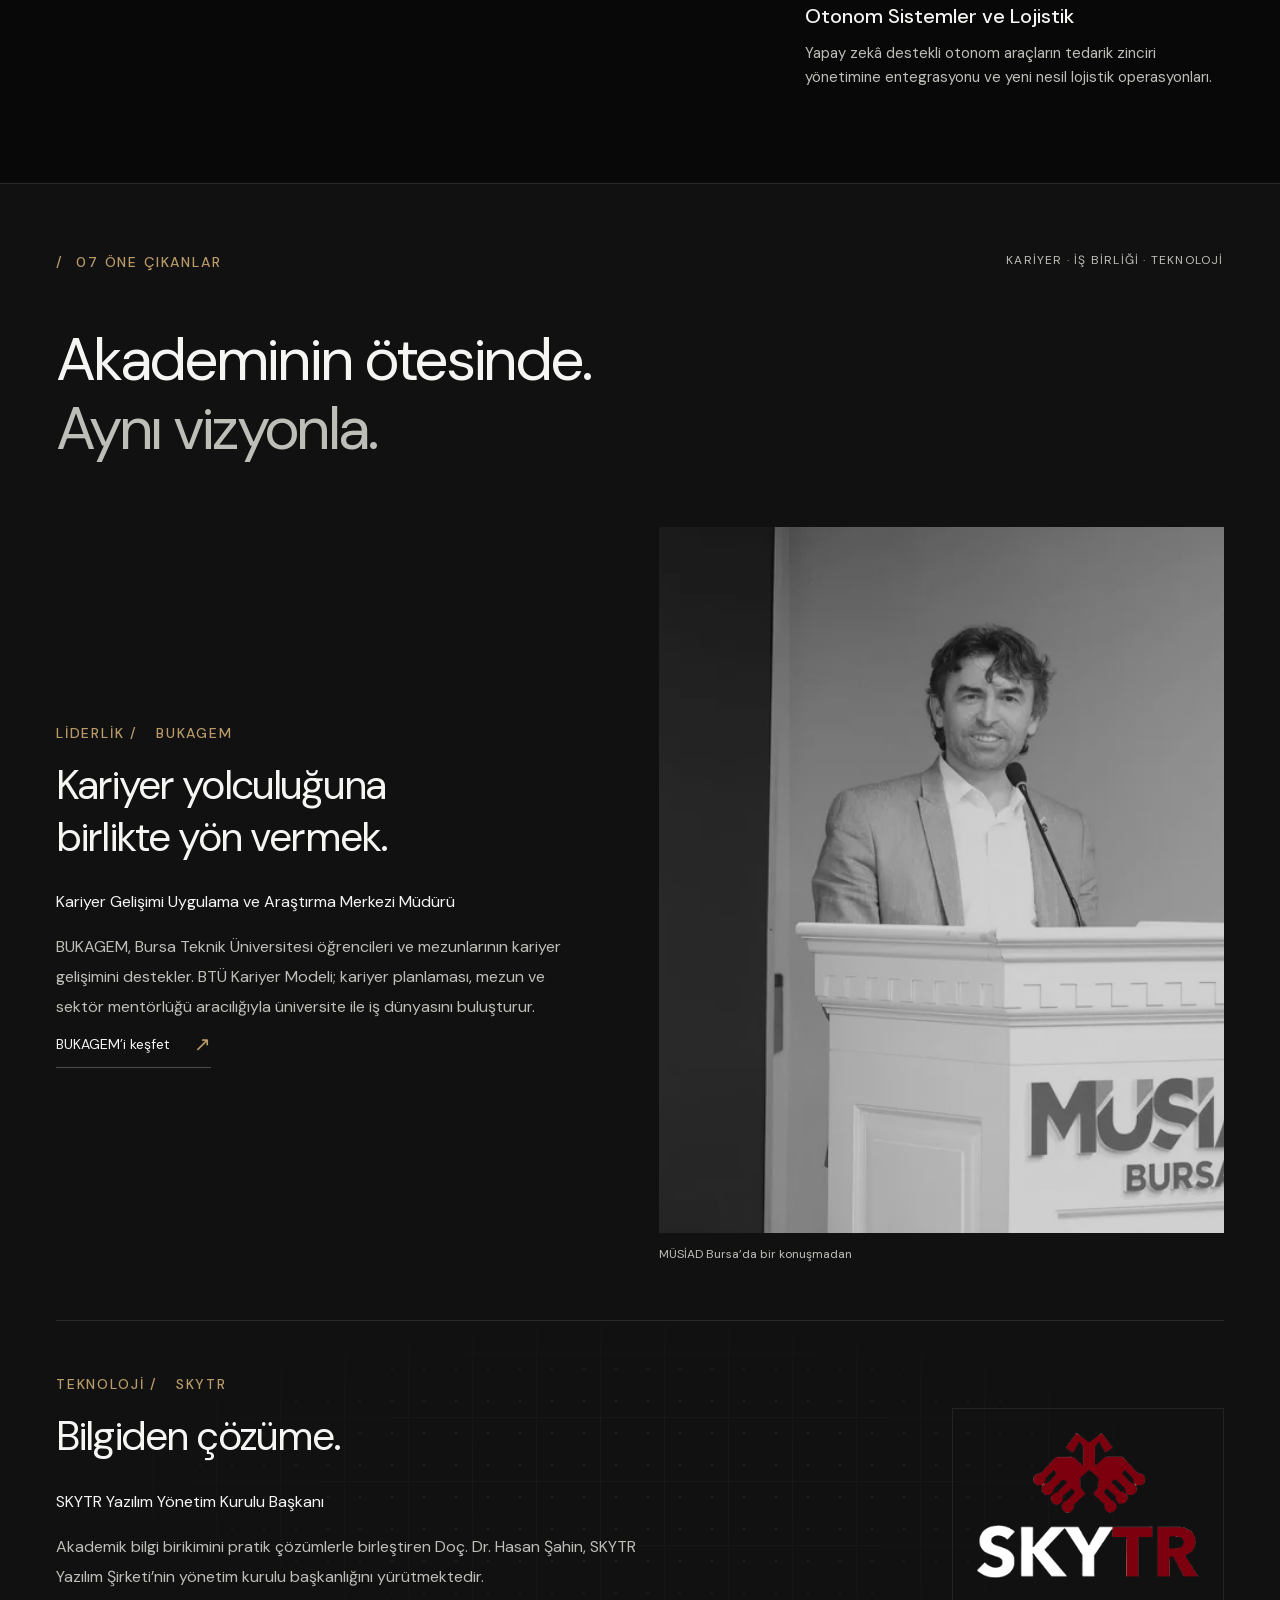
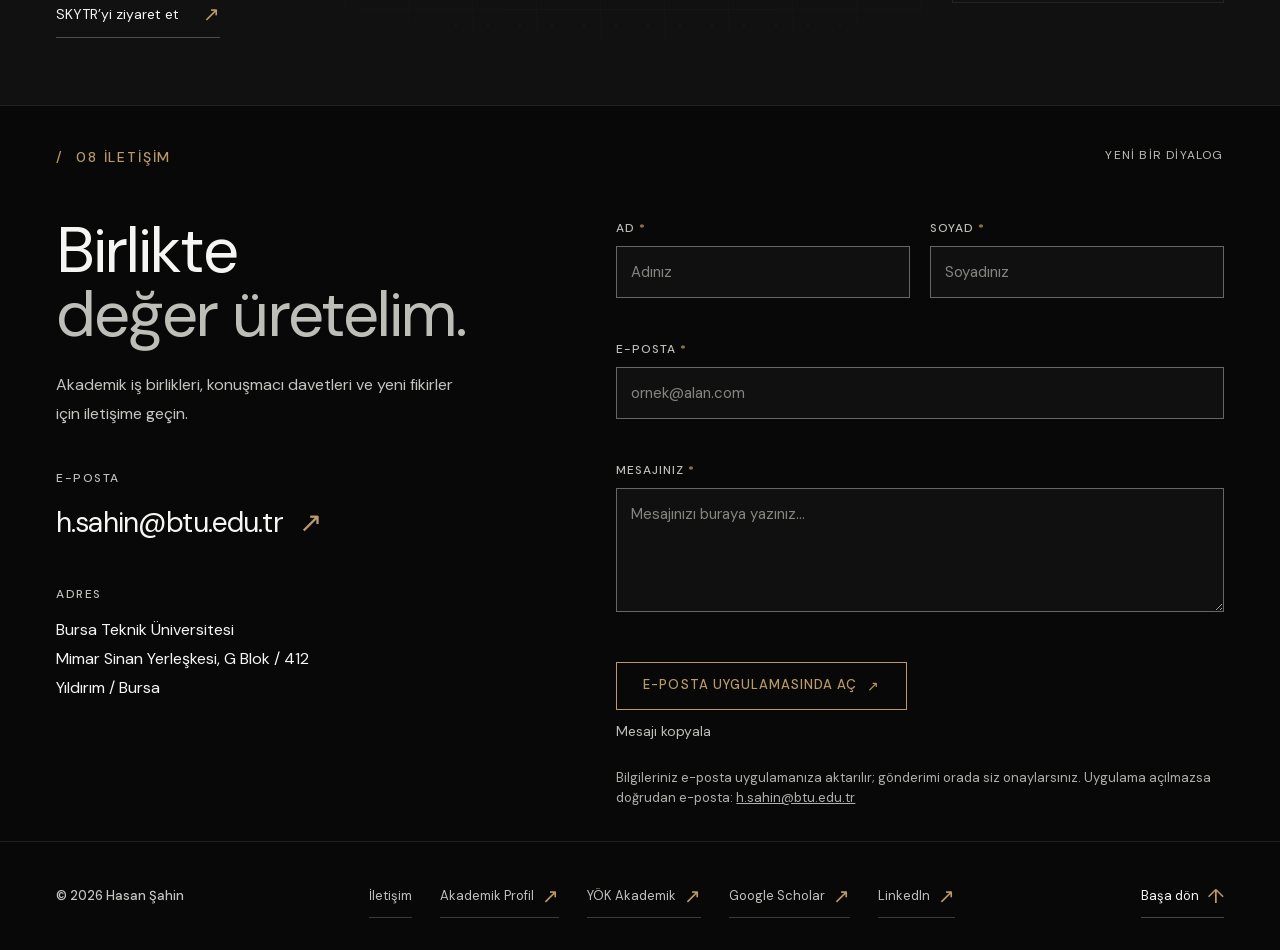
<file: phase-1/index.html>
<!doctype html><html lang="tr"><head><meta charset="utf-8"><meta name="viewport" content="width=device-width, initial-scale=1"><meta name="robots" content="noindex,nofollow"><meta http-equiv="refresh" content="0;url=../"><title>Tam site önizlemesi — Hasan Şahin</title><link rel="stylesheet" href="../design-system.css"></head><body><main class="container"><p><a href="../">Tam site önizlemesi →</a></p></main><script>location.replace('../' + location.hash);</script></body></html>
</file>
<file: design-system.css>
/* Shared foundation for the approved redesign. No framework or runtime dependencies. */
:root {
  color-scheme: dark;
  --color-background: #080808;
  --color-surface: #111111;
  --color-elevated: #151515;
  --color-text: #f5f5f3;
  --color-secondary: #bebeb9;
  --color-accent: #b99a68;
  --color-border: rgba(255, 255, 255, 0.10);

  --font-sans: 'DM Sans', 'Helvetica Neue', Arial, sans-serif;
  --text-body: 1rem;
  --text-label: .875rem;
  --text-meta: .75rem;

  --space-1: .25rem;
  --space-2: .5rem;
  --space-3: .75rem;
  --space-4: 1rem;
  --space-5: 1.25rem;
  --space-6: 1.5rem;
  --space-8: 2rem;
  --space-10: 2.5rem;
  --space-12: 3rem;
  --space-16: 4rem;
  --space-20: 5rem;
  --space-24: 6rem;

  --content-width: 90rem;
  --page-gutter: clamp(1.25rem, 4.4vw, 5rem);
  --header-height: 5rem;
  --motion-duration: 180ms;
  --motion-easing: cubic-bezier(.2, .65, .3, 1);
}

@font-face {
  font-family: 'DM Sans';
  font-style: normal;
  font-weight: 400 700;
  font-display: swap;
  src: url('./assets/dm-sans-latin-ext.woff2') format('woff2');
  unicode-range: U+0100-02BA,U+02BD-02C5,U+02C7-02CC,U+02CE-02D7,U+02DD-02FF,U+0304,U+0308,U+0329,U+1D00-1DBF,U+1E00-1E9F,U+1EF2-1EFF,U+2020,U+20A0-20AB,U+20AD-20C0,U+2113,U+2C60-2C7F,U+A720-A7FF;
}

@font-face {
  font-family: 'DM Sans';
  font-style: normal;
  font-weight: 400 700;
  font-display: swap;
  src: url('./assets/dm-sans-latin.woff2') format('woff2');
  unicode-range: U+0000-00FF,U+0131,U+0152-0153,U+02BB-02BC,U+02C6,U+02DA,U+02DC,U+0304,U+0308,U+0329,U+2000-206F,U+2074,U+20AC,U+2122,U+2191,U+2193,U+2212,U+2215,U+FEFF,U+FFFD;
}

*, *::before, *::after { box-sizing: border-box; }
html { scroll-behavior: smooth; scroll-padding-top: calc(var(--header-offset, var(--header-height)) + 1.5rem); }
body { margin: 0; background: var(--color-background); color: var(--color-text); font-family: var(--font-sans); font-size: var(--text-body); line-height: 1.6; -webkit-font-smoothing: antialiased; }
body, button, a { -webkit-tap-highlight-color: transparent; }
h1, h2, h3, p, figure, blockquote, dl, dd { margin: 0; }
a { color: inherit; text-decoration: none; }
button { font: inherit; color: inherit; cursor: pointer; }
img, svg { display: block; max-width: 100%; }
img { height: auto; }
[hidden] { display: none !important; }
::selection { background: var(--color-accent); color: var(--color-background); }
:focus-visible { outline: 2px solid var(--color-accent); outline-offset: 6px; }
.container { width: min(var(--content-width), calc(100% - var(--page-gutter) * 2)); margin-inline: auto; }
.skip-link { position: fixed; z-index: 100; top: var(--space-4); left: var(--space-4); padding: var(--space-3) var(--space-5); background: var(--color-text); color: var(--color-background); transform: translateY(calc(-100% - 2rem)); }
.skip-link:focus { transform: translateY(0); }
.button { display: inline-flex; justify-content: center; align-items: center; gap: var(--space-8); min-height: 3.25rem; font-size: var(--text-label); font-weight: 500; letter-spacing: .055em; transition: color var(--motion-duration), background-color var(--motion-duration), border-color var(--motion-duration); }
.button-primary { background: var(--color-text); color: var(--color-background); padding: var(--space-3) var(--space-6); }
.button-primary:hover { background: var(--color-accent); }
.button-text { border-bottom: 1px solid rgba(245, 245, 243, .3); }
.button-text:hover { color: var(--color-accent); border-color: var(--color-accent); }
.button > span { font-size: 1.25rem; line-height: 1; }

@media (prefers-reduced-motion: reduce) {
  html { scroll-behavior: auto; }
  *, *::before, *::after { transition-duration: 0ms !important; animation: none !important; }
}
</file>
<file: styles.css>
.site-header { position: sticky; top: 0; z-index: 50; background: rgba(8,8,8,.94); backdrop-filter: blur(12px); -webkit-backdrop-filter: blur(12px); border-bottom: 1px solid var(--color-border); }
.scroll-progress-bar { position: absolute; bottom: -1px; left: 0; height: 1px; width: 0%; background: var(--color-accent); z-index: 60; pointer-events: none; transition: width 60ms linear; }
.header-inner { position: relative; display: flex; flex-wrap: wrap; align-items: center; justify-content: space-between; min-height: var(--header-height); gap: var(--space-8); }
.brand { display: inline-flex; flex-direction: column; align-items: flex-start; justify-content: center; gap: 0.2rem; text-decoration: none; flex-shrink: 0; }
.brand-wordmark { display: inline-flex; align-items: baseline; font-family: var(--font-primary); font-size: clamp(1.3125rem, 1.6vw, 1.45rem); font-weight: 600; line-height: 1.15; letter-spacing: -0.028em; color: var(--color-text); }
.brand-slash { color: var(--color-accent); font-weight: 500; display: inline-block; transform: translateX(0); transition: transform 220ms var(--motion-easing), filter 220ms ease; margin-right: 0.02em; }
.brand:hover .brand-slash, .brand:focus-visible .brand-slash { transform: translateX(2px); filter: brightness(1.2); }
.brand-descriptor { font-family: var(--font-primary); color: #b8b8b5; font-size: 0.65625rem; font-weight: 500; line-height: 1.25; letter-spacing: .17em; text-transform: uppercase; margin-left: 0.125rem; transition: opacity 220ms ease, transform 220ms ease, max-height 220ms ease, margin 220ms ease; }
.site-header.is-scrolled .brand-descriptor { opacity: 0; max-height: 0; overflow: hidden; margin: 0; transform: translateY(-2px); pointer-events: none; }
.index-slash { color: var(--color-accent); font-weight: 500; }
.site-navigation { display: flex; flex-wrap: wrap; align-items: center; gap: clamp(1.25rem, 2vw, 2rem); font-size: var(--text-label); }
.site-navigation a { display: inline-flex; align-items: center; min-height: 2.75rem; color: var(--color-secondary); white-space: nowrap; transition: color var(--motion-duration); }
.site-navigation a:hover, .site-navigation a:focus-visible { color: var(--color-text); }
.site-navigation a[aria-current="location"] { color: var(--color-accent); }
.site-navigation .navigation-contact { color: var(--color-text); gap: var(--space-4); padding-left: var(--space-6); border-left: 1px solid var(--color-border); }
.site-navigation .navigation-contact:hover { color: var(--color-accent); }
.navigation-contact > span { color: var(--color-accent); font-size: 1.125rem; }
.menu-toggle { display: none; align-items: center; justify-content: center; flex-shrink: 0; padding: .75rem; width: 2.75rem; height: 2.75rem; background: none; border: 1px solid var(--color-border); }
.menu-toggle-lines { display: grid; gap: 6px; width: 18px; }
.menu-toggle-lines > span { height: 1px; background: var(--color-text); transition: transform var(--motion-duration); }
.menu-toggle[aria-expanded="true"] .menu-toggle-lines > span:first-child { transform: translateY(3.5px) rotate(45deg); }
.menu-toggle[aria-expanded="true"] .menu-toggle-lines > span:last-child { transform: translateY(-3.5px) rotate(-45deg); }

.hero { position: relative; isolation: isolate; }
.hero-grid { position: absolute; pointer-events: none; z-index: -1; inset: 0; background-image: linear-gradient(rgba(255,255,255,.03) 1px, transparent 1px), linear-gradient(90deg, rgba(255,255,255,.03) 1px, transparent 1px); background-size: 112px 112px; mask-image: linear-gradient(90deg, transparent 12%, #000 65%, transparent 100%); }
.hero-layout { display: grid; grid-template-columns: 1fr 1fr; grid-template-areas: 'intro portrait' 'roles portrait' 'quote portrait' 'actions portrait'; grid-template-rows: auto auto auto 1fr; column-gap: var(--space-10); align-content: center; min-height: min(56rem, calc(100svh - var(--header-height))); padding-block: var(--space-16) var(--space-20); }
.hero-intro { grid-area: intro; position: relative; z-index: 2; }
.hero-honorific { display: flex; align-items: center; gap: var(--space-4); color: var(--color-accent); font-size: var(--text-label); letter-spacing: .22em; font-weight: 500; }
.hero-honorific > span { width: 2rem; height: 1px; background: var(--color-accent); }
.hero h1 { font-size: clamp(5.25rem, 8.8vw, 8.75rem); line-height: 1.06; letter-spacing: -.065em; font-weight: 500; margin-top: 1.125rem; margin-left: -.065em; }
.hero h1 > span { display: block; }
.name-period { color: var(--color-accent); }

.professional-roles { grid-area: roles; display: grid; gap: 1.125rem; margin-top: var(--space-8); }
.professional-role dt { display: flex; align-items: center; gap: .75rem; font-size: var(--text-label); letter-spacing: .11em; font-weight: 500; }
.role-index { color: var(--color-accent); font-variant-numeric: tabular-nums; letter-spacing: 0; }
.role-dash { color: var(--color-accent); font-size: .75rem; }
.professional-role dd { color: #bebeb9; font-size: var(--text-body); line-height: 1.6; margin-left: 3.25rem; margin-top: .125rem; }
.hero-quote { grid-area: quote; color: #bebeb9; font-size: var(--text-body); line-height: 1.75; max-width: 27rem; margin-top: var(--space-8); padding-left: var(--space-5); border-left: 1px solid rgba(185,154,104,.55); text-wrap: pretty; }
.hero-actions { grid-area: actions; display: flex; align-items: center; gap: var(--space-6); margin-top: var(--space-8); }
/* Retain the CTA spacing after removing the browser's reconstructed empty link. */
.hero-actions::before { content: ''; }
.hero-actions .button-primary { gap: var(--space-4); }

.hero-portrait { grid-area: portrait; display: flex; flex-direction: column; min-width: 0; position: relative; padding-top: var(--space-6); align-self: stretch; }
.portrait-frame { position: relative; flex: 1; min-height: 30rem; }
.portrait-frame::after { content: ''; position: absolute; pointer-events: none; inset: 0; background: linear-gradient(90deg, #080808 0%, rgba(8,8,8,.28) 14%, transparent 38%), linear-gradient(0deg, #080808 0%, rgba(8,8,8,.35) 14%, transparent 40%, transparent 77%, rgba(8,8,8,.22) 100%); }
.portrait-image { position: absolute; width: 100%; height: 100%; object-fit: cover; object-position: 47% 42%; filter: grayscale(1) brightness(.72) contrast(1.06); }
.registration { position: absolute; width: 1rem; height: 1rem; z-index: 1; pointer-events: none; }
.registration::before, .registration::after { content: ''; position: absolute; background: rgba(185,154,104,.48); }
.registration::before { width: 1rem; height: 1px; top: .5rem; }
.registration::after { height: 1rem; width: 1px; left: .5rem; }
.registration-top { right: -.5rem; top: -.5rem; }
.registration-bottom { left: -.5rem; bottom: 0; }
.hero-portrait figcaption { display: flex; align-items: center; justify-content: flex-end; gap: var(--space-4); color: var(--color-secondary); font-size: var(--text-meta); letter-spacing: .15em; padding-top: var(--space-4); }
.caption-rule { height: 1px; width: 2rem; background: rgba(185,154,104,.6); }
.hero-baseline { display: flex; justify-content: space-between; border-top: 1px solid var(--color-border); padding-bottom: var(--space-8); }
.hero-baseline > span { position: relative; width: 1px; height: 9px; background: var(--color-border); margin-top: -5px; }

.preview-notice { position: fixed; z-index: 40; bottom: var(--space-6); left: 50%; transform: translate(-50%, .5rem); width: max-content; max-width: calc(100% - 2.5rem); padding: var(--space-4) var(--space-5); background: var(--color-elevated); border: 1px solid var(--color-border); border-left-color: var(--color-accent); color: var(--color-text); font-size: var(--text-label); pointer-events: none; opacity: 0; transition: opacity var(--motion-duration), transform var(--motion-duration); }
.preview-notice[data-visible="true"] { opacity: 1; transform: translate(-50%, 0); }

/* Editorial sections extend the approved identity and hero. */
.eyebrow { font-size: .875rem; font-weight: 500; letter-spacing: .13em; line-height: 1.6; color: var(--color-accent); }
.eyebrow > span { margin-right: .75rem; }
.section { padding-block: clamp(3.25rem, 5.2vw, 4.75rem); border-top: 1px solid var(--color-border); }
.section:focus, main:focus { outline: none; }
.section-kicker { display: flex; justify-content: space-between; gap: 1.5rem; margin-bottom: clamp(2.25rem, 4vw, 3.75rem); }
.section-kicker > span { font-size: .75rem; letter-spacing: .1em; color: var(--color-secondary); text-align: right; }
.section-title { font-size: clamp(2.5rem, 4.7vw, 4.75rem); font-weight: 400; letter-spacing: -.055em; line-height: 1.15; text-wrap: balance; }
.section-title > span { color: var(--color-secondary); }
.editorial-link { display: inline-flex; align-items: center; justify-content: space-between; gap: 1.5rem; padding-block: .5rem; min-height: 2.75rem; border-bottom: 1px solid rgba(255,255,255,.25); font-size: .875rem; line-height: 1.5; transition: color 180ms, border-color 180ms; }
.editorial-link > span { color: var(--color-accent); font-size: 1.25rem; }
.editorial-link:hover { color: var(--color-accent); border-color: var(--color-accent); }
.text-button { display: inline-flex; align-items: center; gap: .75rem; padding: .5rem 0; min-height: 2.75rem; background: none; border: 0; color: var(--color-secondary); font-size: .875rem; text-align: left; }
.text-button:hover { color: var(--color-text); }

/* INSTITUTIONS (Balanced optical weight, dark ground) */
.institutions { padding-block: 2rem 2.75rem; }
.institution-grid { display: grid; grid-template-columns: repeat(3, minmax(0, 1fr)); }
.institution { display: flex; flex-direction: column; align-items: flex-start; padding: .5rem clamp(1.5rem, 3.2vw, 3rem); border-left: 1px solid var(--color-border); }
.institution:first-child { padding-left: 0; border: 0; }
.institution:last-child { padding-right: 0; }
.institution-logo { height: 8.5rem; width: 100%; display: flex; align-items: center; margin-block: .25rem .5rem; }
.institution-logo img { object-fit: contain; object-position: left; }
.institution-logo .btu-logo { max-height: 4.375rem; width: min(100%, 15.5rem); }
.institution-logo .bukagem-logo { max-height: 8.5rem; width: auto; max-width: min(100%, 15.5rem); }
.institution-logo .skytr-logo { max-height: 4.625rem; width: min(100%, 11rem); }
.institution h2 { font-weight: 400; font-size: 1.125rem; line-height: 1.6; color: #e8e8e5; }
.institution .editorial-link { margin-top: 1.125rem; }
.institution:hover .editorial-link { color: var(--color-accent); border-color: var(--color-accent); }

/* INTENT / AUDIENCE ROUTING LAYER */
.intent-section {
  padding-block: clamp(2.5rem, 4.5vw, 4rem);
  border-top: 1px solid var(--color-border);
  background: var(--color-background);
}
.intent-header {
  margin-bottom: clamp(1.75rem, 3vw, 2.5rem);
}
.intent-title {
  font-size: clamp(2rem, 3.2vw, 2.75rem);
  font-weight: 300;
  letter-spacing: -.03em;
  line-height: 1.15;
  color: var(--color-text);
  margin-bottom: .5rem;
}
.intent-lead {
  color: var(--color-secondary);
  font-size: clamp(.9375rem, 1.1vw, 1.0625rem);
  line-height: 1.6;
  max-width: 36rem;
}
.intent-grid {
  display: grid;
  grid-template-columns: repeat(4, minmax(0, 1fr));
  gap: clamp(1rem, 2vw, 2rem);
}
.intent-card {
  display: flex;
  flex-direction: column;
  align-items: flex-start;
  text-align: left;
  background: transparent;
  border: 0;
  border-top: 1px solid var(--color-border);
  padding: 1.5rem 0 .75rem;
  color: inherit;
  font: inherit;
  cursor: pointer;
  width: 100%;
  position: relative;
  text-decoration: none;
  transition: border-color 220ms ease;
}
.intent-card:hover,
.intent-card:focus-visible {
  border-top-color: var(--color-accent);
}
.intent-card:focus-visible {
  outline: 2px solid var(--color-accent);
  outline-offset: 4px;
}
.intent-meta {
  width: 100%;
  display: flex;
  align-items: center;
  justify-content: space-between;
  margin-bottom: 1rem;
}
.intent-num {
  font-size: .8125rem;
  color: var(--color-accent);
  font-variant-numeric: tabular-nums;
  font-weight: 500;
}
.intent-arrow {
  font-size: 1.125rem;
  color: var(--color-accent);
  transition: transform 220ms ease;
  line-height: 1;
}
.intent-card:hover .intent-arrow,
.intent-card:focus-visible .intent-arrow {
  transform: translateX(3px);
}
.intent-label {
  font-size: .9375rem;
  font-weight: 600;
  letter-spacing: .03em;
  color: var(--color-text);
  margin-bottom: .5rem;
  line-height: 1.35;
  transition: color 180ms ease;
}
.intent-card:hover .intent-label,
.intent-card:focus-visible .intent-label {
  color: #ffffff;
}
.intent-desc {
  font-size: .84375rem;
  color: var(--color-secondary);
  line-height: 1.55;
  margin: 0;
}

/* STICKY HEADER SCROLL OFFSET */
:target,
section[id],
article[id],
.section,
.feature-bukagem,
.feature-skytr {
  scroll-margin-top: calc(var(--header-height) * 0.75);
}

/* CONTEXTUAL HIGHLIGHT (1200-1600ms subtle emphasis without large boxes or blocking) */
@keyframes sectionGlowHighlight {
  0% { border-color: rgba(185, 154, 104, 0.75); }
  50% { border-color: rgba(185, 154, 104, 0.95); }
  100% { border-color: var(--color-border); }
}
.is-context-highlight {
  animation: sectionGlowHighlight 1500ms ease-out forwards;
  pointer-events: auto;
}
.is-context-highlight .eyebrow,
.is-context-highlight .section-kicker p {
  color: var(--color-accent) !important;
  transition: color 350ms ease;
}

@keyframes ctaGlowPulse {
  0% { color: var(--color-accent); border-color: var(--color-accent); }
  40%, 60% { color: #ffffff; border-color: #ffffff; text-shadow: 0 0 10px rgba(185, 154, 104, 0.5); }
  100% { color: var(--color-accent); border-color: var(--color-accent); text-shadow: none; }
}
.is-cta-highlight { animation: ctaGlowPulse 1500ms ease-in-out; }

@media (prefers-reduced-motion: reduce) {
  .is-context-highlight,
  .is-cta-highlight {
    animation: none !important;
  }
  .intent-arrow {
    transition: none !important;
  }
}

/* ABOUT SECTION */
.about-layout { display: grid; grid-template-columns: minmax(0, 1fr) minmax(0, 1.15fr); gap: clamp(3rem, 8vw, 8rem); }
.about-visual .section-title { margin-bottom: 3rem; }
.editorial-photo img { width: 100%; height: auto; filter: grayscale(1) brightness(.82); }
.editorial-photo figcaption { margin-top: .75rem; color: var(--color-secondary); font-size: .75rem; line-height: 1.6; }
.biography { display: flex; flex-direction: column; align-items: flex-start; gap: 1.5rem; }
.biography-name { font-size: .875rem; letter-spacing: .13em; color: var(--color-accent); }
.biography > p:not(.biography-name) { color: var(--color-secondary); font-size: 1rem; line-height: 1.95; }
.biography > .biography-lead { color: var(--color-text) !important; font-size: 1.125rem !important; line-height: 1.85 !important; }
.biography .editorial-link { margin-top: .5rem; }

/* SIGNATURE SECTION: BİLGİDEN ETKİYE */
.approach-section { background: var(--color-background); position: relative; }
.approach-header { display: grid; grid-template-columns: minmax(0, 1.15fr) minmax(0, 1fr); align-items: end; gap: clamp(2.5rem, 4vw, 4.5rem); margin-bottom: clamp(2.25rem, 3.8vw, 3.5rem); }
.approach-section .section-title { font-size: clamp(3.75rem, 5.6vw, 5.125rem); line-height: 1.04; letter-spacing: -.045em; }
.approach-section .section-title > span { color: #9a9a96; }
.approach-lead { color: #c8c8c4; font-size: clamp(1.0625rem, 1.25vw, 1.1875rem); line-height: 1.85; max-width: 29rem; }
.approach-track { position: relative; width: 100%; padding-top: 1.75rem; }
.approach-progress-line { position: absolute; top: 1.75rem; left: 0; right: 0; height: 1px; background: var(--color-border); z-index: 1; }
.approach-progress-fill { display: block; height: 100%; width: 100%; background: linear-gradient(90deg, var(--color-accent) 0%, rgba(185,154,104,.2) 100%); transform-origin: left; transform: scaleX(0); transition: transform .8s var(--motion-easing); }
.approach-track.is-visible .approach-progress-fill { transform: scaleX(1); }
.approach-steps { position: relative; z-index: 2; display: grid; grid-template-columns: repeat(6, minmax(0, 1fr)); gap: clamp(1rem, 2vw, 2.5rem); }
.approach-step { display: flex; flex-direction: column; padding-top: 1.75rem; position: relative; }
.approach-step::before { content: ''; position: absolute; top: 0; left: 0; width: 8px; height: 8px; background: var(--color-background); border: 1.75px solid var(--color-accent); margin-top: -4px; transition: background 250ms, transform 250ms, box-shadow 250ms; }
.approach-step.is-active::before { background: var(--color-accent); transform: scale(1.2); box-shadow: 0 0 8px rgba(185,154,104,.35); }
.step-meta { display: flex; justify-content: space-between; align-items: baseline; gap: .5rem; margin-bottom: .75rem; }
.step-num { font-size: .8125rem; color: var(--color-accent); font-variant-numeric: tabular-nums; font-weight: 500; }
.step-pillar { font-size: .6875rem; letter-spacing: .09em; color: #bebeb9; font-weight: 500; text-transform: uppercase; }
.step-word { font-size: clamp(1.1875rem, 1.45vw, 1.4375rem); font-weight: 500; letter-spacing: -.02em; line-height: 1.25; margin-bottom: .5rem; color: var(--color-text); }
.step-desc { font-size: .84375rem; color: #c6c6c2; line-height: 1.6; }

/* ACADEMIC & PUBLICATIONS */
.academic-section { background: var(--color-surface); }
.section-intro { display: grid; grid-template-columns: minmax(0, 1.4fr) minmax(0, 1fr); align-items: end; gap: 4rem; }
.section-intro > p { color: var(--color-secondary); line-height: 1.85; max-width: 30rem; }
.research-grid { display: grid; grid-template-columns: repeat(4, minmax(0, 1fr)); gap: 2rem; margin-block: 4rem 5rem; }
.research-area { border-top: 1px solid var(--color-border); padding-top: 1.5rem; }
.research-area > span { color: var(--color-accent); font-size: .875rem; }
.research-area h3 { margin-top: 1.5rem; font-size: 1rem; font-weight: 500; letter-spacing: .04em; }
.research-area p { color: var(--color-secondary); margin-top: .5rem; }
.publications-heading { display: flex; justify-content: space-between; flex-wrap: wrap; align-items: center; gap: 1.5rem; margin-bottom: 1.25rem; }
.publications-heading h3 { font-size: 1.5rem; font-weight: 400; letter-spacing: -.025em; }

.publication { display: grid; grid-template-columns: 7rem minmax(0, 1fr); gap: 2.5rem; padding-block: 2rem; border-top: 1px solid var(--color-border); align-items: start; transition: border-color var(--motion-duration); }
.publication:hover { border-color: rgba(185, 154, 104, 0.45); }
.publication-cover { position: relative; display: block; overflow: hidden; }
.publication-cover img { width: 100%; height: auto; transition: transform var(--motion-duration) var(--motion-easing); }
.publication:hover .publication-cover img { transform: scale(1.025); }
.publication-hover-indicator { position: absolute; bottom: 0; right: 0; width: 2.25rem; height: 2.25rem; display: grid; place-items: center; background: rgba(8,8,8,.85); backdrop-filter: blur(4px); border: 1px solid rgba(185,154,104,.4); color: var(--color-accent); font-size: 1.125rem; opacity: 0; transform: translate(3px, -3px); transition: opacity var(--motion-duration), transform var(--motion-duration); }
.publication:hover .publication-hover-indicator { opacity: 1; transform: translate(0, 0); }
.publication-meta { color: var(--color-accent); font-size: .75rem; letter-spacing: .06em; display: flex; justify-content: space-between; gap: 1rem; flex-wrap: wrap; }
.publication-meta span { color: #c4c4c0; }
.publication h4 { margin: .75rem 0; max-width: 60rem; font-weight: 400; line-height: 1.5; font-size: clamp(1.125rem, 1.6vw, 1.5rem); letter-spacing: -.015em; transition: transform var(--motion-duration) var(--motion-easing); }
.publication:hover h4 { transform: translateX(2px); }
.publication-authors { color: #c4c4c0; font-size: .875rem; }
.publication .editorial-link { margin-top: .75rem; }

/* VIDEO & TALKS */
.video-heading { display: flex; align-items: end; justify-content: space-between; gap: 2rem; margin-bottom: 3rem; }
.video-year { font-size: .875rem; line-height: 1.8; color: var(--color-secondary); text-align: right; }
.video-year span { color: var(--color-accent); font-variant-numeric: tabular-nums; }
.video-stage { display: grid; position: relative; isolation: isolate; overflow: hidden; }
.video-stage img { width: 100%; height: auto; filter: grayscale(.25) brightness(.7); transition: filter 250ms; }
.video-stage::after { position: absolute; content: ''; inset: 40% 0 0; background: linear-gradient(transparent, rgba(0,0,0,.65)); z-index: 0; pointer-events: none; }
.video-stage:hover img { filter: grayscale(0) brightness(.9); }
.video-play { display: grid; place-items: center; position: absolute; left: 50%; top: 50%; transform: translate(-50%, -50%); height: 5.5rem; width: 5.5rem; border-radius: 50%; border: 1px solid rgba(245,245,243,.7); background: rgba(8,8,8,.5); font-size: 1.25rem; padding-left: .25rem; z-index: 1; }
.video-watch { position: absolute; left: 2rem; bottom: 1.5rem; font-size: .875rem; letter-spacing: .12em; z-index: 1; }
.video-watch span { margin-left: 1rem; }
.video-caption { display: flex; align-items: center; justify-content: space-between; gap: 2rem; padding-block: 1.5rem; }
.video-caption h3 { font-size: 1.25rem; font-weight: 400; }
.video-caption p { color: var(--color-secondary); font-size: .875rem; margin-top: .5rem; }
.video-side-actions { display: flex; align-items: center; gap: 1.5rem; flex-shrink: 0; }
.speaker-invite-btn { font-size: .875rem; }

/* REFINED SHARE UI (Dark popover) */
.share-bar { display: flex; gap: 2rem; align-items: center; border-top: 1px solid var(--color-border); padding-top: 1.25rem; margin-top: .5rem; position: relative; }
.share-container { position: relative; display: inline-block; }
.share-trigger { background: transparent !important; border: 0 !important; border-bottom: 1px solid rgba(255,255,255,.3) !important; color: var(--color-text); cursor: pointer; padding: .5rem 0; min-height: 2.5rem; display: inline-flex; align-items: center; gap: .75rem; letter-spacing: .12em; font-size: .8125rem; font-weight: 500; transition: color var(--motion-duration), border-color var(--motion-duration); }
.share-trigger:hover { color: var(--color-accent); border-color: var(--color-accent); }
.share-dots { font-size: .75rem; color: var(--color-accent); letter-spacing: .15em; }
.share-popover { position: absolute; left: 0; top: calc(100% + .5rem); z-index: 40; min-width: 14rem; background: var(--color-elevated); border: 1px solid var(--color-border); box-shadow: 0 16px 36px rgba(0,0,0,.7); padding: .5rem; opacity: 0; transform: translateY(-4px); pointer-events: none; transition: opacity var(--motion-duration), transform var(--motion-duration); }
.share-popover:not([hidden]) { display: block; opacity: 1; transform: translateY(0); pointer-events: auto; }
.share-popover-inner { display: flex; flex-direction: column; gap: 2px; }
.share-item { display: flex; align-items: center; justify-content: space-between; padding: .625rem .875rem; font-size: .875rem; color: var(--color-text); text-decoration: none; border: 0; background: none; width: 100%; text-align: left; cursor: pointer; transition: background 150ms, color 150ms; }
.share-item:hover, .share-item:focus-visible { background: rgba(255,255,255,.06); color: var(--color-accent); }
.share-item .share-arrow { color: var(--color-accent); font-size: 1rem; }

/* FEATURES SECTION (BUKAGEM + REFINED SKYTR) */
.features-section { background: var(--color-surface); }
.feature-bukagem { margin-top: 4rem; display: grid; grid-template-columns: minmax(0, 1fr) minmax(0, 1.1fr); gap: clamp(3rem, 7vw, 7rem); align-items: center; }
.feature-copy h3 { font-size: clamp(1.75rem, 3.2vw, 3rem); font-weight: 400; line-height: 1.25; letter-spacing: -.045em; margin-block: 1rem 1.5rem; }
.feature-copy > p:not(.eyebrow) { color: var(--color-secondary); line-height: 1.85; }
.feature-copy > .feature-role { color: var(--color-text) !important; margin-bottom: 1rem; }
.feature-list { list-style: none; padding: 0; margin-block: 2rem; }
.feature-list li { padding-block: .75rem; border-bottom: 1px solid var(--color-border); display: flex; gap: 1.5rem; }
.feature-list li > span { font-size: .875rem; color: var(--color-accent); padding-top: .125rem; }
.feature-photo img { aspect-ratio: 4/5; object-fit: cover; object-position: 45% center; }

/* REFINED SKYTR SECTION */
.feature-skytr { position: relative; isolation: isolate; border-top: 1px solid var(--color-border); padding-top: 3.25rem; margin-top: 3.5rem; display: grid; grid-template-columns: minmax(0, 1.35fr) minmax(0, 1fr); gap: 4.5rem; align-items: center; }
.skytr-grid-motif { position: absolute; inset: -2rem; z-index: -1; pointer-events: none; background-image: radial-gradient(rgba(185,154,104,.14) 1px, transparent 1px), linear-gradient(rgba(255,255,255,.03) 1px, transparent 1px), linear-gradient(90deg, rgba(255,255,255,.03) 1px, transparent 1px); background-size: 32px 32px, 64px 64px, 64px 64px; mask-image: radial-gradient(ellipse at center, #000 20%, transparent 75%); opacity: .85; }
.skytr-bridge { display: flex; align-items: center; gap: .75rem; flex-wrap: wrap; margin-block: .75rem 1.25rem; font-size: .875rem; color: var(--color-text); letter-spacing: .05em; text-transform: uppercase; font-weight: 500; }
.bridge-cross { color: var(--color-accent); font-weight: 300; font-size: 1.125rem; }
.skytr-info-panel { display: grid; grid-template-columns: repeat(3, minmax(0, 1fr)); gap: 1.5rem; border-block: 1px solid var(--color-border); padding-block: 1.25rem; margin-block: 2rem 2.25rem; }
.skytr-info-item { display: flex; flex-direction: column; gap: .375rem; }
.skytr-info-item .info-label { font-size: .6875rem; letter-spacing: .12em; color: var(--color-accent); font-weight: 500; }
.skytr-info-item .info-value { font-size: .875rem; color: var(--color-text); line-height: 1.4; }
.skytr-visual-wrap { display: flex; justify-content: flex-end; align-items: center; }
.skytr-feature-logo { display: block; max-width: 17rem; width: 100%; padding: 1.5rem; background: transparent; border: 1px solid rgba(255,255,255,.08); transition: border-color 200ms; }
.skytr-feature-logo:hover { border-color: rgba(185,154,104,.4); }
.skytr-feature-logo img { width: 100%; height: auto; object-fit: contain; }

/* CONTACT SECTION */
.contact-layout { display: grid; grid-template-columns: minmax(0, 1fr) minmax(0, 1fr); gap: clamp(3rem, 8vw, 8rem); }
.contact-intro { max-width: 26rem; color: #c4c4c0; margin-top: 1.5rem; line-height: 1.8; }
.contact-block { margin-top: 2.5rem; display: flex; flex-direction: column; align-items: flex-start; }
.contact-block .eyebrow { font-size: .75rem; color: var(--color-secondary); margin-bottom: .75rem; }
.contact-email { display: inline-flex; align-items: center; gap: 1rem; font-size: clamp(1.25rem, 2.2vw, 2rem); letter-spacing: -.03em; overflow-wrap: anywhere; }
.contact-email span { color: var(--color-accent); }
.contact-block address { font-style: normal; line-height: 1.8; }
.contact-socials { display: flex; gap: 2rem; flex-wrap: wrap; margin-top: 2rem; }
.inquiry { min-width: 0; }
.inquiry > h2, .inquiry > h3 { font-size: 1.5rem; font-weight: 400; line-height: 1.3; letter-spacing: -.03em; }
.form-note { color: #c4c4c0; font-size: .875rem; margin-top: 1rem; line-height: 1.75; }
.form-note a { text-decoration: underline; }
.contact-page #contact-form { margin-top: 2rem; }
.editorial-contact-form { --contact-field-border: #666666; --contact-field-hover: #858580; }
.form-row { display: grid; grid-template-columns: minmax(0, 1fr) minmax(0, 1fr); gap: 1.5rem; }
.field { display: flex; flex-direction: column; margin-bottom: 1.5rem; min-width: 0; }
.field label, .draft-panel label { font-size: .875rem; margin-bottom: .5rem; color: #d5d5d2; font-weight: 450; }
.field label > span:not(.optional) { color: var(--color-accent); }
.optional { color: #b0b0ac; font-size: .75rem; }
.field input, .field textarea, .draft-panel textarea { min-width: 0; width: 100%; background: var(--color-surface); border: 1px solid var(--contact-field-border, rgba(255,255,255,.14)); padding: .75rem; border-radius: 0; color: var(--color-text); font: inherit; font-size: 1rem; transition: border-color 180ms ease, background-color 180ms ease; }
.field input:hover, .field textarea:hover, .draft-panel textarea:hover { border-color: var(--contact-field-hover, rgba(255,255,255,.32)); }
.editorial-contact-form .field input::placeholder,
.editorial-contact-form .field textarea::placeholder { color: #858580; opacity: 1; }
.field input:focus, .field textarea:focus, .draft-panel textarea:focus { border-color: var(--color-accent); outline: none; box-shadow: none; }
.field input { min-height: 3.25rem; }
.field textarea, .draft-panel textarea { resize: vertical; }
.required-note { color: #b0b0ac; font-size: .75rem; margin-bottom: 1rem; }
button:disabled { opacity: .55; cursor: not-allowed; }
.draft-panel { margin-top: 1.5rem; padding-top: 1.5rem; border-top: 1px solid var(--color-accent); }
#draft-status { color: var(--color-accent); font-size: .875rem; margin-bottom: 1rem; }
.draft-panel label { display: block; }
.draft-actions { display: flex; gap: 1rem; align-items: center; flex-wrap: wrap; margin-top: .75rem; }

/* FOOTER */
.site-footer { border-top: 1px solid var(--color-border); }
.footer-container { display: flex; flex-wrap: wrap; justify-content: space-between; align-items: center; gap: 1.5rem 2rem; padding-block: 2rem; }
.footer-brand-wrap { order: 1; flex-basis: 100%; }
.footer-brand-wrap .brand-wordmark { font-size: clamp(1.375rem, 1.75vw, 1.55rem); }
.footer-back-to-top { order: 4; }
.footer-back-to-top .editorial-link { min-height: 2.75rem; padding-block: .25rem; gap: .5rem; font-size: .8125rem; }
.footer-meta { order: 2; color: var(--color-secondary); font-size: .8125rem; align-self: center; }
.footer-copyright { color: #c4c4c0; font-size: .8125rem; font-weight: 500; margin: 0; line-height: 1.5; }
.footer-attribution { display: none; }
.footer-nav { order: 3; display: flex; flex-wrap: wrap; align-items: center; gap: .25rem 1.75rem; min-width: 0; font-size: .8125rem; }
.footer-nav .editorial-link { min-height: 2.75rem; padding-block: 0; gap: .5rem; font-size: .8125rem; line-height: 1.5; border-bottom: 1px solid rgba(255,255,255,.2); }
.footer-nav a { color: #c0c0bc; transition: color var(--motion-duration), border-color var(--motion-duration); }
.footer-nav a:hover { color: var(--color-text); border-color: var(--color-accent); }

/* DIALOG LIGHTBOX */
.publication-dialog { color: var(--color-text); background: var(--color-elevated); border: 1px solid var(--color-border); padding: 0; max-width: calc(100vw - 2rem); width: 60rem; max-height: 92dvh; }
.publication-dialog[open] { display: flex; flex-direction: column; }
.publication-dialog::backdrop { background: rgba(0,0,0,.87); }
.dialog-toolbar { display: flex; align-items: center; justify-content: space-between; gap: 1.5rem; padding: 1rem 1.25rem; flex-shrink: 0; }
.dialog-toolbar h2 { font-size: .875rem; font-weight: 400; line-height: 1.6; }
.icon-button { display: inline-flex; align-items: center; justify-content: center; background: none; border: 1px solid rgba(255,255,255,.25); min-width: 2.75rem; min-height: 2.75rem; flex-shrink: 0; font-size: 1.25rem; }
.icon-button:hover { background: var(--color-accent); color: var(--color-background); }
.dialog-image-wrap { overflow: auto; min-height: 0; background: #222; padding: 1rem; }
.dialog-image-wrap img { width: 100%; height: auto; }
.dialog-controls { padding: 1rem 1.25rem; display: flex; align-items: center; gap: 1rem; flex-shrink: 0; flex-wrap: wrap; }
.dialog-controls p { font-size: .875rem; color: var(--color-secondary); font-variant-numeric: tabular-nums; }
.dialog-controls > a { margin-left: auto; }
body:has(dialog[open]) { overflow: hidden; }

/* RESPONSIVE BREAKPOINTS */
@media (max-width: 1100px) {
  :root { --header-height: 4.75rem; }
  .header-inner { flex-wrap: wrap; padding-block: 1rem; gap: var(--space-4); }
  .menu-toggle:not([hidden]) { display: inline-flex; }
  .site-navigation { flex-basis: 100%; display: grid; padding-block: var(--space-4) var(--space-2); border-top: 1px solid var(--color-border); gap: 0; max-height: calc(100dvh - var(--header-height)); overflow-y: auto; overscroll-behavior: contain; }
  .site-navigation a { padding-block: var(--space-3); min-height: 3rem; font-size: 1rem; }
  .site-navigation .navigation-contact { border-left: none; padding-left: 0; justify-content: space-between; }
  .hero-layout { column-gap: var(--space-6); min-height: 0; padding-block: var(--space-12) var(--space-16); }
  .hero h1 { font-size: clamp(4.75rem, 9.5vw, 6.5rem); }
  .hero-portrait { padding-top: var(--space-4); }
  .portrait-image { object-position: 50% 38%; }
  .hero-actions { gap: var(--space-5); flex-wrap: wrap; }
  .button { gap: var(--space-4); }
  .intent-grid { grid-template-columns: repeat(2, minmax(0, 1fr)); gap: 1.75rem 1.5rem; }
  
  .section-intro { gap: 2.5rem; }
  .approach-header { gap: 2.5rem; }
  .approach-steps { grid-template-columns: repeat(3, minmax(0, 1fr)); gap: 2rem; }
  .research-grid { grid-template-columns: repeat(2, minmax(0, 1fr)); }
  .feature-bukagem { gap: 3rem; }
  .feature-skytr { gap: 3rem; }
  .skytr-info-panel { grid-template-columns: repeat(2, minmax(0, 1fr)); }
  .institution { padding-inline: 1.5rem; }
  .institution h2 { font-size: 1rem; }
}

@media (max-width: 759px) {
  .skytr-grid-motif { left: 0; right: 0; }
  :root { --page-gutter: 1.25rem; --header-height: 4.5rem; }
  .brand { gap: 0.125rem; min-width: 0; }
  .brand-wordmark { font-size: clamp(1.125rem, 5vw, 1.25rem); letter-spacing: -0.02em; }
  .brand-descriptor { font-size: 0.59375rem; letter-spacing: .13em; max-width: 15rem; white-space: nowrap; overflow: hidden; text-overflow: ellipsis; color: #c8c8c5; }
  .hero-grid { background-size: 80px 80px; mask-image: linear-gradient(180deg, transparent, #000 15%, transparent 70%); }
  .hero-layout { grid-template-columns: minmax(0, 1fr); grid-template-areas: 'intro' 'portrait' 'roles' 'quote' 'actions'; grid-template-rows: none; padding-block: var(--space-10) var(--space-12); }
  .hero h1 { font-size: clamp(4.25rem, 20.8vw, 7.25rem); margin-top: var(--space-3); line-height: 0.98; }
  .hero-honorific { font-size: var(--text-label); }
  .hero-portrait { margin-top: var(--space-6); padding-top: 0; }
  .portrait-frame { height: clamp(20rem, 92vw, 32rem); min-height: 0; flex: none; }
  .portrait-image { object-position: 50% 35%; filter: grayscale(1) brightness(.8) contrast(1.04); }
  .portrait-frame::after { background: linear-gradient(0deg, #080808 0%, rgba(8,8,8,.1) 22%, transparent 50%, rgba(8,8,8,.12) 100%), linear-gradient(90deg, rgba(8,8,8,.5) 0%, transparent 20%, transparent 90%, rgba(8,8,8,.15) 100%); }
  .hero-portrait figcaption { justify-content: flex-start; padding-top: var(--space-3); letter-spacing: .09em; }
  .registration-bottom { display: none; }
  .professional-roles { gap: var(--space-5); margin-top: var(--space-10); }
  .professional-role dd { margin-top: var(--space-1); }
  .hero-quote { max-width: 32rem; margin-top: var(--space-8); }
  .hero-actions { gap: var(--space-6); flex-wrap: wrap; }
  .hero-baseline { padding-bottom: var(--space-5); }

  .section { padding-block: 3rem; }
  .section-kicker { flex-direction: column; gap: .5rem; margin-bottom: 2.5rem; }
  .section-kicker > span { text-align: left; }
  .section-title { font-size: clamp(2.5rem, 9.5vw, 3.75rem); }
  .institution-grid { grid-template-columns: minmax(0, 1fr); }
  .institutions { padding-block: 0 1.5rem; }
  .institution, .institution:first-child { padding: 2rem 0; border: 0; border-bottom: 1px solid var(--color-border); }
  .institution:last-child { border-bottom: 0; }
  .institution-logo { height: auto; min-height: 5.5rem; margin-block: .75rem; }
  .institution-logo img { max-height: 5rem; }
  .institution-logo .bukagem-logo { max-height: 7.5rem; width: auto; max-width: min(100%, 14.5rem); }
  .institution h2 { font-size: 1.125rem; }
  .institution .editorial-link { margin-top: 1rem; }
  
  .intent-grid { grid-template-columns: minmax(0, 1fr); gap: 0; }
  .intent-card { padding: 1rem 0; min-height: 3rem; border-bottom: 1px solid var(--color-border); }
  .intent-card:last-child { border-bottom: 0; }
  .intent-meta { margin-bottom: .625rem; }
  .intent-label { font-size: .9375rem; margin-bottom: .375rem; }
  .intent-desc { font-size: .8125rem; line-height: 1.5; }
  
  .about-layout, .section-intro, .approach-header, .feature-bukagem, .feature-skytr, .contact-layout { grid-template-columns: minmax(0, 1fr); gap: 2.5rem; }
  .about-visual .section-title { margin-bottom: 2rem; }
  .biography > .biography-lead { font-size: 1rem !important; }
  
  /* Approach Section: Clean vertical journey on mobile */
  .approach-section .section-title { font-size: clamp(2.75rem, 11vw, 3.25rem); line-height: 1.08; letter-spacing: -0.035em; }
  .approach-lead { max-width: 20rem; font-size: 1rem; line-height: 1.75; }
  .approach-track { padding-top: 0; padding-left: 1.5rem; }
  .approach-progress-line { top: 0; bottom: 0; left: .375rem; right: auto; width: 1px; height: 100%; }
  .approach-progress-fill { width: 100%; height: 100%; transform-origin: top; transform: scaleY(0); }
  .approach-track.is-visible .approach-progress-fill { transform: scaleY(1); }
  .approach-steps { grid-template-columns: minmax(0, 1fr); gap: 1.625rem; }
  .approach-step { padding-top: 0; padding-left: 1.25rem; }
  .approach-step::before { top: .25rem; left: -1.375rem; margin-top: 0; }
  .approach-step .step-word { font-size: 1.25rem; margin-bottom: 0.25rem; }
  .approach-step .step-desc { font-size: 0.8125rem; line-height: 1.55; }
  .step-meta { display: flex; align-items: baseline; gap: .75rem; justify-content: flex-start; }
  
  .research-grid { gap: 2rem 1.25rem; margin-block: 3rem; }
  .research-area h3 { font-size: .875rem; overflow-wrap: anywhere; margin-top: 1rem; }
  .research-area p { font-size: .875rem; }
  .publication { grid-template-columns: 4.25rem minmax(0, 1fr); gap: 1.25rem; }
  .publication h4 { font-size: 1.0625rem; overflow-wrap: anywhere; }
  .publication-meta { font-size: .75rem; gap: .5rem; }
  .publication-authors { font-size: .875rem; }
  .publications-heading { align-items: flex-start; flex-direction: column; }
  .video-heading { margin-bottom: 2rem; gap: 1rem; }
  .video-year { flex-shrink: 0; font-size: .75rem; }
  .video-play { width: 3.5rem; height: 3.5rem; font-size: 1rem; }
  .video-watch { font-size: .75rem; left: 1rem; bottom: .75rem; letter-spacing: .06em; }
  .video-caption { flex-direction: column; align-items: flex-start; gap: 1rem; }
  .share-bar { gap: 1rem; }
  .share-popover { left: 0; min-width: 13rem; }
  
  .feature-bukagem { margin-top: 3rem; }
  .feature-photo img { aspect-ratio: 4/3; }
  .feature-skytr { margin-top: 2.5rem; padding-top: 2.5rem; }
  .skytr-visual-wrap { justify-content: flex-start; }
  .skytr-feature-logo { width: 13rem; padding: 1.25rem; }
  .skytr-info-panel { grid-template-columns: minmax(0, 1fr); gap: 1rem; }
  
  .contact-layout { gap: 4rem; }
  .contact-email { font-size: 1.5rem; }
  .footer-container { display: flex; flex-direction: column; align-items: flex-start; gap: 1.25rem; padding-block: 2rem 1.75rem; }
  .footer-container::after { display: none; }
  .footer-brand-wrap { order: 1; }
  .footer-nav { order: 2; display: flex; flex-direction: column; align-items: flex-start; gap: .25rem; width: 100%; border-top: none; padding-top: 0; }
  .footer-nav .editorial-link { width: auto; }
  .footer-meta { order: 3; border-top: 1px solid var(--color-border); padding-top: 1.125rem; width: 100%; margin-top: .125rem; }
  .footer-back-to-top { order: 4; padding-top: .25rem; }
  .dialog-toolbar { padding: .75rem; gap: .75rem; }
  .dialog-image-wrap { padding: .5rem; }
  .dialog-controls { padding: .75rem; gap: .75rem; }
  .dialog-controls > a { font-size: .75rem; }
}

@media (max-width: 359px) {
  .header-inner { gap: var(--space-3); }
  .brand-wordmark { font-size: 1.0625rem; }
  .brand-descriptor { font-size: 0.5rem; letter-spacing: .11em; }
  .hero-actions { align-items: stretch; flex-direction: column; gap: var(--space-4); }
  .publication { grid-template-columns: minmax(0, 1fr); }
  .publication-cover { width: 5rem; }
  .form-row { grid-template-columns: minmax(0, 1fr); gap: 0; }
  .video-heading { flex-direction: column; align-items: flex-start; }
  .video-year { text-align: left; }
  .video-watch { bottom: .5rem; }
  .research-grid { grid-template-columns: minmax(0, 1fr); }
}

/* ==========================================================================
   GLOBAL SCROLL REVEAL SYSTEM (PHASE 2)
   ========================================================================== */
[data-reveal="up"] {
  opacity: 0;
  transform: translateY(32px);
  transition: opacity 0.9s cubic-bezier(0.16, 1, 0.3, 1), transform 0.9s cubic-bezier(0.16, 1, 0.3, 1);
  will-change: opacity, transform;
}
[data-reveal="up"].is-revealed {
  opacity: 1;
  transform: translateY(0);
}


@media (prefers-reduced-motion: reduce) {
  [data-reveal] {
    opacity: 1 !important;
    transform: none !important;
    transition: none !important;
  }
}

/* Header Compacting Enhancements */
.header-inner {
  transition: min-height 0.4s cubic-bezier(0.16, 1, 0.3, 1), padding 0.4s cubic-bezier(0.16, 1, 0.3, 1);
}
.site-header.is-scrolled .header-inner {
  min-height: calc(var(--header-height) * 0.75);
}
@media (max-width: 1100px) {
  .site-header.is-scrolled .header-inner {
    padding-block: 0.5rem;
  }
}

/* ==========================================================================
   PHASE 3: HERO + IDENTITY INTERACTION
   ========================================================================== */
.mask-wrap {
  display: block;
  overflow: hidden;
}
.text-inner {
  display: block;
  transform: translateY(110%);
  animation: heroTextReveal 1.2s cubic-bezier(0.16, 1, 0.3, 1) forwards;
  will-change: transform;
}
.mask-wrap:nth-child(2) .text-inner {
  animation-delay: 0.15s;
}

@keyframes heroTextReveal {
  to { transform: translateY(0); }
}

@media (prefers-reduced-motion: reduce) {
  /* Animation is disabled globally; keep the title inside its clipping mask. */
  .hero .text-inner { transform: none; }
}

/* Identity Lens Global Dimming */
body.identity-lens-active {
  background-color: #060606;
}
body.identity-lens-active main > section:not(.hero) {
  opacity: 0.4;
  filter: grayscale(0.5);
  transition: opacity 0.4s ease, filter 0.4s ease;
}
body main > section {
  transition: opacity 0.4s ease, filter 0.4s ease;
}

/* Specific Highlight Targets */


.professional-role:hover .role-index {
  transform: translateX(3px);
  display: inline-block;
}
body.identity-lens-active .professional-role:not(.is-active-identity) {
  opacity: 0.4;
}

/* Hero Parallax */
.hero-portrait {
  perspective: 1000px;
}
.portrait-frame {
  transition: transform 0.1s linear;
  will-change: transform;
}


/* ==========================================================================
   PHASE 4: INSTITUTION CARDS + AUDIENCE ROUTING
   ========================================================================== */
.institution {
  transition: transform 0.3s cubic-bezier(0.16, 1, 0.3, 1), background-color 0.3s ease;
  will-change: transform;
}
.institution:hover {
  transform: translateY(-4px);
  background-color: rgba(255,255,255,0.015);
}
.institution-logo img {
  transition: transform 0.4s cubic-bezier(0.16, 1, 0.3, 1);
  will-change: transform;
}
.institution:hover .institution-logo img {
  transform: scale(1.03);
}

.intent-card {
  transition: border-color 220ms ease, background-color 220ms ease, transform 220ms ease;
  padding: 1.5rem 1rem .75rem; /* add slight padding for bg shift */
  margin: 0 -1rem; /* offset padding */
}
.intent-card:hover {
  background-color: rgba(255,255,255,0.025);
  border-top-color: var(--color-accent);
}
.intent-num {
  transition: transform 220ms ease, color 220ms ease;
}
.intent-card:hover .intent-num {
  transform: scale(1.1);
  color: var(--color-accent);
}


/* ==========================================================================
   PHASE 5: APPROACH / INTERACTIVE TIMELINE
   ========================================================================== */
.approach-steps {
  /* Parent container needs to handle hover state for children */
}
.approach-step {
  transition: opacity 0.3s ease, transform 0.3s cubic-bezier(0.16, 1, 0.3, 1);
  cursor: default;
}
.approach-steps:hover .approach-step:not(:hover) { opacity: 0.4; }

.approach-step:hover::before { border-color: var(--color-accent); background: var(--color-accent); }
.approach-step .step-word {
  transition: color 0.3s ease;
}
.approach-step:hover .step-word {
  color: var(--color-accent);
}
.approach-step .step-desc {
  transition: color 0.3s ease;
}
.approach-step:hover .step-desc {
  color: #fff;
}

/* Phase 6: Publication Filters */
.publication-filters {
  display: flex;
  flex-wrap: wrap;
  gap: 0.5rem;
  margin-bottom: 2rem;
}
.filter-btn {
  background: transparent;
  border: 1px solid var(--color-border);
  color: var(--color-secondary);
  padding: 0.5rem 1rem;
  font-size: 0.8125rem;
  border-radius: 4px;
  cursor: pointer;
  transition: all 0.2s ease;
}
.filter-btn:hover {
  border-color: rgba(185,154,104, 0.4);
  color: #fff;
}
.filter-btn.is-active {
  background: rgba(185,154,104, 0.1);
  border-color: var(--color-accent);
  color: var(--color-accent);
}
.publication {
  transition: opacity 0.3s ease, transform 0.3s ease;
}

/* Enhanced hover */
.publication:hover h4 {
  color: var(--color-accent);
}
.publication .editorial-link {
  transition: transform 0.3s ease, color 0.3s ease;
}
.publication:hover .editorial-link {
  transform: translateX(4px);
}

/* ==========================================================================
   PHASE 7: TALKS / VIDEO / SHARING
   ========================================================================== */
.video-stage img {
  transition: filter 0.6s cubic-bezier(0.16, 1, 0.3, 1), transform 0.6s cubic-bezier(0.16, 1, 0.3, 1);
  will-change: filter, transform;
}
.video-stage:hover img {
  filter: grayscale(0) brightness(1.1);
  transform: scale(1.02);
}
.video-play {
  transition: transform 0.4s cubic-bezier(0.34, 1.56, 0.64, 1), background-color 0.4s ease;
  will-change: transform;
}
.video-stage:hover .video-play {
  transform: translate(-50%, -50%) scale(1.15);
  background: rgba(185,154,104, 0.85);
  border-color: #fff;
}

/* Share Popover Entry Animation */
.share-popover {
  /* It already has transition: opacity ..., transform ... */
  /* Let's refine the transform */
  transform: translateY(12px) scale(0.98);
  transform-origin: top left;
}
.share-popover:not([hidden]) {
  transform: translateY(0) scale(1);
}


/* ==========================================================================
   PHASE 8: FEATURED CONTENT
   ========================================================================== */
.feature-photo, .skytr-feature-logo {
  overflow: hidden;
}
.skytr-feature-logo[data-reveal="up"] {
  clip-path: inset(100% 0 0 0);
  transform: none; /* Override standard translate */
  transition: clip-path 1.2s cubic-bezier(0.16, 1, 0.3, 1), opacity 1.2s ease;
}
.skytr-feature-logo[data-reveal="up"].is-revealed {
  clip-path: inset(0 0 0 0);
}
.feature-photo.is-revealed {
  animation: featurePhotoReveal 1.2s cubic-bezier(0.16, 1, 0.3, 1);
}
.feature-photo.is-revealed img {
  animation: featurePhotoScale 1.2s cubic-bezier(0.16, 1, 0.3, 1);
}
@keyframes featurePhotoReveal {
  from { clip-path: inset(100% 0 0 0); }
  to { clip-path: inset(0 0 0 0); }
}
@keyframes featurePhotoScale {
  from { transform: scale(1.1); }
  to { transform: scale(1); }
}
@media (prefers-reduced-motion: reduce) {
  .feature-photo, .feature-photo img { animation: none !important; }
}
.modal-focus-guard {
  position: absolute;
  width: 1px;
  height: 1px;
  overflow: hidden;
  clip-path: inset(50%);
}

/* SKYTR Motif Pan */
.skytr-grid-motif {
  transition: background-position 3s ease-out;
  will-change: background-position;
}
.feature-skytr:hover .skytr-grid-motif {
  background-position: 20px 20px;
}

/* ==========================================================================
   PHASE 9: CONTACT FORM REFINEMENTS
   ========================================================================== */
.field label {
  transition: color 0.3s ease;
}
.field:focus-within label {
  color: var(--color-accent);
}

.draft-panel {
  overflow: hidden;
  max-height: 0;
  opacity: 0;
  transition: max-height 0.6s cubic-bezier(0.16, 1, 0.3, 1), opacity 0.5s ease, padding 0.6s ease;
  padding-top: 0;
  border-top-color: transparent;
}
.draft-panel:not([hidden]) {
  max-height: 500px;
  opacity: 1;
  padding-top: 1.5rem;
  border-top-color: var(--color-accent);
}

.draft-panel[hidden] {
  display: block !important;
  max-height: 0;
  opacity: 0;
  padding-top: 0;
  border-top-color: transparent;
  pointer-events: none;
}


/* Publication List View */
.publication-list {
  display: flex;
  flex-direction: column;
  border-top: 1px solid var(--color-border);
}
.publication-row {
  display: grid;
  grid-template-columns: 80px 1fr 1fr auto;
  gap: 1.5rem;
  padding: 1.5rem 0;
  border-bottom: 1px solid var(--color-border);
  color: var(--color-primary);
  text-decoration: none;
  align-items: baseline;
  transition: background-color 0.2s ease, transform 0.2s ease;
}
.publication-row:hover {
  background-color: rgba(255,255,255,0.02);
}
.publication-row .pub-year {
  color: var(--color-secondary);
  font-size: 0.875rem;
}
.publication-row .pub-title {
  font-weight: 500;
  line-height: 1.4;
}
.publication-row .pub-journal {
  color: var(--color-secondary);
  font-size: 0.875rem;
}
.publication-row .pub-link-icon {
  color: var(--color-accent);
  font-size: 0.75rem;
  letter-spacing: 0.05em;
  opacity: 0;
  transform: translateX(-10px);
  transition: all 0.3s ease;
}
.publication-row:hover .pub-link-icon {
  opacity: 1;
  transform: translateX(0);
}
@media (max-width: 768px) {
  .publication-row {
    grid-template-columns: 1fr;
    gap: 0.5rem;
    padding: 1.25rem 0;
  }
  .publication-row .pub-link-icon {
    opacity: 1;
    transform: none;
    margin-top: 0.5rem;
  }
}

.professional-role {
  transition: transform 0.3s ease;
  text-decoration: none;
  display: block;
}
.professional-role dt {
  transition: color 0.3s ease;
  position: relative;
  display: inline-block;
}
.professional-role dt::after {
  content: '';
  position: absolute;
  bottom: -2px;
  left: 0;
  width: 100%;
  height: 1px;
  background-color: var(--color-accent);
  transform: scaleX(0);
  transform-origin: left;
  transition: transform 0.3s ease;
}
.professional-role:hover {
  transform: translateX(4px);
}
.professional-role:hover dt {
  color: var(--color-accent);
}
.professional-role:hover dt::after {
  transform: scaleX(1);
}

/* Editorial Publication Filters */
.editorial-filters {
  display: flex;
  gap: 2rem;
  margin-bottom: 2rem;
  border-bottom: 1px solid var(--color-border);
  padding-bottom: 0.5rem;
  overflow-x: auto;
  white-space: nowrap;
  -ms-overflow-style: none;
  scrollbar-width: none;
}
.editorial-filters::-webkit-scrollbar {
  display: none;
}
.filter-text {
  background: none;
  border: none;
  color: var(--color-secondary);
  font-size: 0.75rem;
  letter-spacing: 0.05em;
  padding: 0 0 0.5rem 0;
  cursor: pointer;
  position: relative;
  transition: color 0.3s ease;
}
.filter-text:hover,
.filter-text.is-active {
  color: var(--color-accent);
}
.filter-text::after {
  content: '';
  position: absolute;
  bottom: -0.5rem; /* Match the padding-bottom of editorial-filters */
  left: 0;
  width: 100%;
  height: 1px;
  background-color: var(--color-accent);
  transform: scaleX(0);
  transition: transform 0.3s ease;
  transform-origin: left;
}
.filter-text.is-active::after {
  transform: scaleX(1);
}


/* Intent Row Hover */
.intent-row:hover {
  background: rgba(255,255,255,0.02) !important;
}
.intent-row:hover h3 {
  color: var(--color-accent) !important;
}
.intent-row:hover .intent-icon {
  transform: translateX(4px) translateY(-4px) !important;
}

@media (max-width: 768px) {
  .intent-row {
    grid-template-columns: 1fr auto !important;
    grid-template-rows: auto auto auto !important;
    gap: 0.5rem !important;
    padding: 1.5rem 0 !important;
  }
  .intent-row > span:first-child { grid-column: 1 / 2; grid-row: 1; }
  .intent-row h3 { grid-column: 1 / 2; grid-row: 2; }
  .intent-row p { grid-column: 1 / 3; grid-row: 3; }
  .intent-row .intent-icon { grid-column: 2 / 3; grid-row: 1 / 3; align-self: center; justify-self: end; }
}


/* Compact Academic Section */
.research-grid {
  margin-block: 1.5rem !important; /* Reduced from 3rem */
  gap: 1.5rem 1.25rem !important;
}
.publications-heading {
  margin-bottom: 1rem !important;
}
.editorial-filters {
  margin-bottom: 1rem !important;
}
.publication-row {
  padding: 1rem 0 !important; /* Reduced from 1.5rem */
}


/* Compact Contact Section */
.contact-section {
  padding-block: 2.5rem !important;
}
.contact-layout {
  gap: 2rem;
}
.contact-intro {
  margin-bottom: 1.5rem !important;
}
.contact-links {
  gap: 1.5rem !important;
}

/* Shared email draft feedback on the standalone contact page. */
.contact-page #contact-form [aria-invalid="true"] { border-color: #d97768; }
.contact-page #form-feedback { margin-top: 1rem; }
.contact-page #form-feedback.is-error { color: #f09587; }
#copy-fallback[hidden] { display: none; }

#contact-title {
  font-size: 4rem;
  line-height: 1;
  letter-spacing: -0.03em;
}
/* --- Editorial Contact Section & Form --- */
.contact-layout {
  display: grid;
  grid-template-columns: minmax(0, 1fr) minmax(0, 1.15fr);
  gap: 2rem;
  align-items: start;
}
.contact-information {
  min-width: 0;
}
.contact-form-container {
  min-width: 0;
}
.editorial-contact-form {
  display: flex;
  flex-direction: column;
}
.editorial-contact-form .form-row {
  display: grid;
  grid-template-columns: 1fr 1fr;
  gap: 1.25rem;
}
.editorial-contact-form .field {
  display: flex;
  flex-direction: column;
  margin-bottom: 1.25rem;
  min-width: 0;
}
.editorial-contact-form .field label {
  font-size: 0.75rem;
  font-weight: 500;
  letter-spacing: 0.08em;
  text-transform: uppercase;
  color: var(--color-secondary);
  margin-bottom: 0.5rem;
}
.editorial-contact-form .field label .required-star {
  color: var(--color-accent);
}
.editorial-contact-form .field input,
.editorial-contact-form .field textarea {
  width: 100%;
  box-sizing: border-box;
  background: rgba(255, 255, 255, 0.03);
  border: 1px solid var(--contact-field-border);
  color: var(--color-text);
  font-family: inherit;
  font-size: 0.9375rem;
  padding: 0.8125rem 0.875rem;
  border-radius: 0;
  transition: border-color 0.2s ease, background-color 0.2s ease;
}
.editorial-contact-form .field input:hover,
.editorial-contact-form .field textarea:hover {
  border-color: var(--contact-field-hover);
}
.editorial-contact-form .field input:focus,
.editorial-contact-form .field textarea:focus {
  outline: none;
  border-color: var(--color-accent);
  background: rgba(255, 255, 255, 0.05);
}
.editorial-contact-form .field input.has-error,
.editorial-contact-form .field textarea.has-error {
  border-color: #d97768;
}
.editorial-contact-form .field textarea {
  resize: vertical;
  min-height: 7rem;
}
.editorial-contact-form .field-error {
  font-size: 0.75rem;
  color: #e07a6c;
  margin-top: 0.35rem;
  min-height: 1rem;
  line-height: 1.4;
}
.form-actions {
  display: flex;
  justify-content: flex-start;
  margin-top: 0.5rem;
}
.contact-submit-btn {
  -webkit-appearance: none;
  -moz-appearance: none;
  appearance: none;
  display: inline-flex;
  align-items: center;
  justify-content: center;
  gap: 0.625rem;
  width: auto;
  min-height: 48px;
  padding: 0.75rem 1.625rem;
  background: #080808;
  color: var(--color-accent);
  border: 1px solid var(--color-accent);
  border-radius: 0;
  font-family: inherit;
  font-size: 0.8125rem;
  font-weight: 500;
  letter-spacing: 0.08em;
  text-transform: uppercase;
  cursor: pointer;
  box-shadow: none;
  text-decoration: none;
  transition: background-color 0.25s ease, color 0.25s ease, border-color 0.25s ease, opacity 0.2s ease;
}
.contact-submit-btn:hover:not(:disabled),
.contact-submit-btn:focus-visible:not(:disabled) {
  background: var(--color-accent);
  color: #080808;
  border-color: var(--color-accent);
}
.contact-submit-btn:focus-visible {
  outline: 2px solid var(--color-accent);
  outline-offset: 4px;
}
.contact-submit-btn:disabled {
  opacity: 0.55;
  cursor: not-allowed;
  border-color: rgba(185, 154, 104, 0.4);
  color: rgba(185, 154, 104, 0.6);
}
.contact-submit-btn .btn-arrow {
  font-size: 0.875rem;
  line-height: 1;
  color: inherit;
  transition: transform 0.2s ease;
}
.contact-submit-btn:hover:not(:disabled) .btn-arrow {
  transform: translate(2px, -2px);
}
.form-feedback {
  margin-top: 1rem;
  padding: 0.875rem 1.125rem;
  font-size: 0.8125rem;
  line-height: 1.5;
  border-radius: 0;
}
.form-feedback.is-success {
  background: rgba(185, 154, 104, 0.08);
  border: 1px solid var(--color-accent);
  color: #e6cfaf;
}
.form-feedback.is-error {
  background: rgba(224, 122, 108, 0.08);
  border: 1px solid #d97768;
  color: #f09587;
}
#contact-form-note {
  font-size: 0.8125rem;
  color: #b0b0ac;
  line-height: 1.6;
  margin-top: 0.875rem;
  margin-bottom: 0;
}
#contact-form-note a {
  color: inherit;
  text-decoration: underline;
  transition: color 0.2s ease;
}
#contact-form-note a:hover {
  color: var(--color-accent);
}

@media (max-width: 860px) {
  .contact-layout {
    grid-template-columns: minmax(0, 1fr);
    gap: 3rem;
  }
}
@media (max-width: 600px) {
  .editorial-contact-form .form-row {
    grid-template-columns: 1fr;
    gap: 0;
  }
}

/* Shared contact type scale; mobile inputs avoid small text on touch devices. */
@media (max-width: 1024px) {
  #contact-title { font-size: 3rem; }
}
@media (max-width: 600px) {
  #contact-title { font-size: clamp(1.75rem, 8.5vw, 2.25rem); line-height: 1.15; }
  .editorial-contact-form .field input,
  .editorial-contact-form .field textarea { font-size: 1rem; }
  .contact-submit-btn { max-width: 100%; padding-inline: 1rem; gap: .5rem; letter-spacing: .04em; }
}

/* Both contact pages interpolate from 36px/41.4px to the existing 48px tablet title. */
@media (min-width: 601px) and (max-width: 767px) {
  #contact-title {
    font-size: clamp(2.25rem, calc(7.142857vw - .428571rem), 3rem);
    line-height: calc(3.928571vw + 1.114286rem);
  }
}

/* Without JavaScript the navigation stays visible and scrolls with the page. */
@media (max-width: 1100px) {
  .no-js .site-header { position: relative; }
  .no-js .header-inner { gap: .5rem; }
  .no-js .site-navigation { grid-template-columns: repeat(2, minmax(0, 1fr)); column-gap: 1rem; max-height: none; overflow: visible; }
  .no-js .site-navigation a { white-space: normal; min-height: 2.75rem; padding-block: .5rem; font-size: .875rem; }
}
</file>
<file: styles-redesign.css>
/* ==========================================================================
   VISUAL REDESIGN (PHASE 4: EDITORIAL & PURPOSE-DRIVEN)
   ========================================================================== */

/* ABOUT SECTION */
.about-editorial-grid {
  display: grid;
  grid-template-columns: 1fr 3fr 2fr;
  gap: 2.5rem;
  border-top: 1px solid var(--color-border);
  padding-top: 2rem;
}
.about-kicker-col .section-title {
  font-size: 2rem;
  letter-spacing: -0.02em;
  margin-top: 0.5rem;
}
.about-lead {
  font-size: 1.5rem;
  line-height: 1.5;
  color: var(--color-primary);
  margin-top: 2.5rem;
  max-width: 90%;
}
.about-expertise-col {
  display: flex;
  flex-direction: column;
  gap: 2.5rem;
  border-left: 1px solid var(--color-border);
  padding-left: 3rem;
}
.expertise-block h3 {
  font-size: 0.875rem;
  color: var(--color-secondary);
  letter-spacing: 0.05em;
  margin-bottom: 0.5rem;
}
.expertise-block p {
  font-size: 1.125rem;
  color: var(--color-primary);
  line-height: 1.4;
}

/* APPROACH SECTION */
.approach-editorial-layout {
  display: grid;
  grid-template-columns: 1fr 2fr;
  gap: 2.5rem;
  border-top: 1px solid var(--color-border);
  padding-top: 2rem;
}
.approach-kicker-col .section-title {
  font-size: 2rem;
  letter-spacing: -0.02em;
  margin-top: 0.5rem;
}
.approach-intro {
  margin-top: 1.5rem;
  font-size: 1.25rem;
  color: var(--color-secondary);
  max-width: 80%;
}
.approach-list-col {
  display: flex;
  flex-direction: column;
}
.approach-editorial-item {
  display: grid;
  grid-template-columns: 80px 1fr;
  gap: 2rem;
  padding: 2rem 0;
  border-bottom: 1px solid var(--color-border);
  transition: border-color 0.4s ease;
}
.approach-editorial-item:first-child {
  padding-top: 0;
}
.approach-editorial-item:hover {
  border-bottom-color: var(--color-accent);
}
.app-num {
  font-size: 1.25rem;
  color: var(--color-secondary);
  font-weight: 300;
}
.app-title {
  font-size: 2rem;
  color: var(--color-primary);
  margin-bottom: 1rem;
  transition: color 0.4s ease;
}
.approach-editorial-item:hover .app-title {
  color: var(--color-accent);
}
.app-desc {
  font-size: 1.125rem;
  color: var(--color-secondary);
  line-height: 1.6;
  max-width: 90%;
}

/* ACADEMIC SECTION */
.academic-editorial-layout {
  display: grid;
  grid-template-columns: 1fr 3fr;
  gap: 2.5rem;
  border-top: 1px solid var(--color-border);
  padding-top: 2rem;
  margin-bottom: 2rem;
}
.academic-header-col .section-title {
  font-size: 2.5rem;
  letter-spacing: -0.02em;
  line-height: 1.1;
  margin-top: 0.5rem;
}
.academic-areas-col {
  display: grid;
  grid-template-columns: repeat(2, 1fr);
  gap: 2rem;
}
.research-area-block h3 {
  font-size: 1rem;
  color: var(--color-accent);
  letter-spacing: 0.05em;
  margin-bottom: 0.5rem;
}
.research-area-block p {
  font-size: 1.25rem;
  color: var(--color-primary);
}

.academic-index {
  margin-top: 2rem;
}
.pub-index-row {
  display: flex;
  justify-content: space-between;
  align-items: center;
  gap: 2rem;
  padding: 2rem 0;
  border-bottom: 1px solid var(--color-border);
  text-decoration: none;
  color: inherit;
  transition: border-color 0.3s ease, background 0.3s ease;
}
.pub-index-row:hover {
  border-bottom-color: var(--color-accent);
}
.pub-year {
  width: 80px;
  flex-shrink: 0;
  font-size: 1.125rem;
  color: var(--color-secondary);
}
.pub-core {
  flex-grow: 1;
}
.pub-title {
  font-size: 1.25rem;
  font-weight: 400;
  color: var(--color-primary);
  margin-bottom: 0.5rem;
  line-height: 1.4;
  transition: color 0.3s ease;
}
.pub-index-row:hover .pub-title {
  color: var(--color-accent);
}
.pub-authors {
  font-size: 1rem;
  color: var(--color-secondary);
}
.pub-meta {
  width: 250px;
  flex-shrink: 0;
  display: flex;
  flex-direction: column;
  align-items: flex-end;
  gap: 0.5rem;
  text-align: right;
}
.pub-journal {
  font-size: 1rem;
  color: var(--color-primary);
}
.pub-link {
  font-size: 0.875rem;
  color: var(--color-secondary);
  transition: color 0.3s ease;
}
.pub-index-row:hover .pub-link {
  color: var(--color-accent);
}
.academic-footer {
  display: flex;
  justify-content: flex-end;
  padding-top: 3rem;
}

/* VIDEO SECTION */
.video-editorial-layout {
  border-top: 1px solid var(--color-border);
  padding-top: 2rem;
}
.video-header .section-title {
  font-size: 2rem;
  letter-spacing: -0.02em;
  margin-top: 0.5rem;
  margin-bottom: 3rem;
}
.video-content-grid {
  display: grid;
  grid-template-columns: 80px 1fr 250px;
  gap: 3rem;
}
.video-year {
  font-size: 1.25rem;
  color: var(--color-secondary);
}
.video-main-title {
  font-size: 1.5rem;
  color: var(--color-primary);
  margin-top: 1.5rem;
}
.video-meta-right {
  display: flex;
  flex-direction: column;
  gap: 3rem;
}
.video-speaker-info h4 {
  font-size: 0.875rem;
  color: var(--color-secondary);
  letter-spacing: 0.05em;
  margin-bottom: 0.5rem;
}
.video-speaker-info p {
  font-size: 1.125rem;
  color: var(--color-primary);
  line-height: 1.5;
}
.video-actions {
  display: flex;
  flex-direction: column;
  gap: 1.5rem;
}
.share-container {
  position: relative;
}

/* FEATURES (BUKAGEM & SKYTR) */
.feature-editorial-block {
  display: grid;
  grid-template-columns: 1fr 2fr;
  gap: 2.5rem;
  border-top: 1px solid var(--color-border);
  padding-top: 2rem;
  margin-bottom: 3rem;
}
.feature-giant-title {
  font-size: 4rem;
  line-height: 1;
  letter-spacing: -0.03em;
  color: var(--color-primary);
  margin-top: 0.5rem;
  margin-bottom: 3rem;
}
.feature-desc-box {
  display: flex;
  flex-direction: column;
  gap: 1.5rem;
  max-width: 90%;
}
.feature-desc-box h3 {
  font-size: 1.5rem;
  color: var(--color-accent);
}
.feature-desc-box p {
  font-size: 1.25rem;
  color: var(--color-secondary);
  line-height: 1.6;
}
.feature-role-text {
  font-size: 1rem !important;
  color: var(--color-primary) !important;
  border-bottom: 1px solid var(--color-border);
  padding-bottom: 1.5rem;
}
.skytr-block {
  grid-template-columns: 2fr 1fr;
}
.skytr-block .feature-meta-col {
  order: 2;
  border-left: 1px solid var(--color-border);
  padding-left: 4rem;
}
.skytr-block .feature-visual-col {
  order: 1;
}
.skytr-visual-col {
  display: flex;
  align-items: center;
  justify-content: center;
  background: rgba(255,255,255,0.02);
  padding: 4rem;
}

/* CONTACT REFINEMENT */
.contact-section {
  border-top: 1px solid var(--color-border);
  padding-top: 2rem;
}


/* RESPONSIVE SCALING */
@media (max-width: 1024px) {
  .about-editorial-grid, .approach-editorial-layout, .academic-editorial-layout, .feature-editorial-block {
    grid-template-columns: 1fr;
    gap: 3rem;
  }
  .about-expertise-col {
    border-left: none;
    padding-left: 0;
    border-top: 1px solid var(--color-border);
    padding-top: 3rem;
    display: grid;
    grid-template-columns: 1fr 1fr;
  }
  .video-content-grid {
    grid-template-columns: 1fr;
    gap: 2rem;
  }
  .pub-index-row {
    flex-direction: column;
    align-items: flex-start;
    gap: 1rem;
  }
  .pub-meta {
    width: 100%;
    align-items: flex-start;
    text-align: left;
    flex-direction: row;
    justify-content: space-between;
  }
  .skytr-block .feature-meta-col {
    order: 1;
    border-left: none;
    padding-left: 0;
  }
  .skytr-block .feature-visual-col {
    order: 2;
  }
  .feature-giant-title {
    font-size: 3rem;
  }
}

@media (max-width: 768px) {
  .about-editorial-grid, .approach-editorial-layout, .academic-editorial-layout, .feature-editorial-block, .contact-section {
    padding-top: 3rem;
  }
  .about-expertise-col {
    grid-template-columns: 1fr;
  }
}

/* TIGHTEN SPACING HERO -> ABOUT */
.hero {
  padding-bottom: 2rem !important;
}
.about-section {
  padding-top: 2rem !important;
}


.hero {
  margin-bottom: 0 !important;
}
.intent-section {
  margin-bottom: 3rem;
}
.contact-section {
  margin-bottom: 0;
}

/* HEADER OFFSET FIX (SCROLL-MARGIN-TOP) */
.section {
  }

/* COMPACT INTENT SECTION */
.intent-header {
  margin-bottom: 2rem !important;
}
.intent-header .section-title {
  font-size: 2rem !important;
}
.intent-grid .intent-row {
  padding: 1.25rem 0 !important;
}
.intent-grid .intent-row h3 {
  font-size: 1.125rem !important;
}
.intent-grid .intent-row p {
  font-size: 0.875rem !important;
}

/* COMPACT INSTITUTIONS GRID */
.institutions {
  padding-top: 2rem !important;
  margin-bottom: 2rem !important;
}
.institution {
  padding: 1.5rem !important;
  gap: 1rem !important;
}

/* CONTACT SECTION COMPACTNESS */
#iletisim {
  padding-bottom: 2rem !important; 
  margin-bottom: 0 !important;
}

/* HOVER ANIMATIONS */
.featured-pub-card:hover .pub-img {
  transform: scale(1.03);
}
.pub-title-hover {
  transition: color 0.3s ease;
}
.featured-pub-card:hover .pub-title-hover {
  color: var(--color-accent) !important;
}


/* RESPONSIVE FIXES FOR NEW PUBLICATIONS GRID */
@media (max-width: 1024px) {
  .featured-pubs-grid {
    grid-template-columns: repeat(2, 1fr) !important;
  }
}

@media (max-width: 768px) {
  .featured-pubs-grid {
    grid-template-columns: 1fr !important;
  }
}

/* ==================================================
   FINAL SPACING OVERRIDES (USER RE-QA)
================================================== */
.intent-section {
  padding-top: 1rem !important;
  margin-bottom: 2rem !important;
}
.intent-header {
  margin-bottom: 1rem !important;
}
.intent-header .section-title {
  font-size: 1.5rem !important;
}
.intent-grid .intent-row {
  padding: 1rem 0 !important;
}

.institutions {
  padding-top: 1.5rem !important;
  margin-bottom: 1rem !important;
  border-top: none !important; /* Move border down if needed, or keep clean */
}
.hero {
  padding-bottom: 1rem !important;
  margin-bottom: 0 !important;
}

/* Ensure header offsets work perfectly */
section, .section, [id] {
  }

/* Contact and Footer spacing */
#iletisim {
  padding-bottom: 2rem !important;
}

/* ==================================================
   HORIZONTAL ACADEMIC GALLERY
================================================== */
.featured-pubs-gallery {
  display: flex;
  gap: 2rem;
  overflow-x: auto;
  scroll-snap-type: x mandatory;
  padding-bottom: 2rem;
  scrollbar-width: none; /* Firefox */
  -ms-overflow-style: none; /* IE/Edge */
}
.featured-pubs-gallery::-webkit-scrollbar {
  display: none; /* Chrome/Safari */
}

.featured-pub-card {
  /* clamp prevents it from being too big on large screens, or too small on mobile */
  flex: 0 0 clamp(280px, 75vw, 380px);
  scroll-snap-align: start;
  text-decoration: none;
  display: flex;
  flex-direction: column;
}

.pub-image-wrapper {
  overflow: hidden;
  aspect-ratio: 4/3;
  margin-bottom: 1.5rem;
  background: #111;
}

.pub-img {
  width: 100%;
  height: 100%;
  object-fit: cover;
  transition: transform 0.4s ease;
}

/* Editorial typographic cover fallback */
.text-cover {
  display: flex;
  align-items: center;
  justify-content: center;
  background: #0a0a0a;
  border: 1px solid rgba(255, 255, 255, 0.05);
  color: var(--color-secondary);
  font-size: 2rem;
  font-weight: 300;
  letter-spacing: 0.1em;
  text-transform: uppercase;
}

.pub-meta {
  margin-bottom: 1rem;
  display: flex;
  align-items: center;
}
.pub-meta span:first-child {
  color: var(--color-secondary);
  font-size: 0.875rem;
}
.pub-meta span:last-child {
  color: var(--color-secondary);
  font-size: 0.875rem;
  margin-left: 0.5rem;
  padding-left: 0.5rem;
  border-left: 1px solid var(--color-border);
}

.pub-title-hover {
  color: var(--color-primary);
  font-size: 1.25rem;
  font-weight: 400;
  line-height: 1.4;
  margin-bottom: 1.5rem;
  transition: color 0.3s ease;
}

.featured-pub-card .editorial-link {
  margin-top: auto;
  font-size: 0.875rem;
}

.featured-pub-card:hover .pub-img {
  transform: scale(1.03);
}
.featured-pub-card:hover .pub-title-hover {
  color: var(--color-accent);
}


/* Base accessibility focus offset */
.section, [id] { scroll-margin-top: var(--header-height, 88px); }

/* --- AKADEMİDEN UYGULAMAYA --- */
.applications-section { padding-block: var(--space-12) var(--space-20); }
.applications-grid {
  display: grid;
  grid-template-columns: repeat(2, minmax(0, 1fr));
  gap: 4rem 3rem;
}

.app-card {
  display: flex;
  flex-direction: column;
  text-decoration: none;
  padding: 2.5rem 0 0 0;
  border-top: 1px solid var(--color-border);
  position: relative;
}

.app-card::before {
  content: '';
  position: absolute;
  top: -1px;
  left: 0;
  width: 0;
  height: 1px;
  background: var(--color-accent);
  transition: width 0.5s cubic-bezier(0.16, 1, 0.3, 1);
}

.app-card:hover::before {
  width: 100%;
}

.app-card-meta {
  display: flex;
  align-items: center;
  gap: 1rem;
  margin-bottom: 2rem;
}

.app-card-number {
  font-family: var(--font-primary);
  font-size: 0.875rem;
  color: var(--color-accent);
  font-weight: 500;
}

.app-card-category {
  font-family: var(--font-primary);
  font-size: 0.75rem;
  letter-spacing: 0.1em;
  color: var(--color-secondary);
  transition: color 0.4s ease;
}

.app-card:hover .app-card-category {
  color: var(--color-text);
}

.app-card-content {
  flex-grow: 1;
}

.app-card-title {
  font-family: var(--font-primary);
  font-size: 1.35rem;
  font-weight: 500;
  line-height: 1.3;
  color: var(--color-text);
  margin-bottom: 1rem;
}

.app-card-desc {
  font-size: 1rem;
  line-height: 1.6;
  color: var(--color-secondary);
  margin-bottom: 3rem;
}

.app-card-footer {
  display: flex;
  flex-wrap: wrap;
  align-items: center;
  justify-content: space-between;
  gap: 1rem;
}

.app-card-source {
  font-size: 0.875rem;
  color: var(--color-secondary);
}

.app-card-source .index-slash {
  margin-inline: 0.25rem;
}

.app-card-cta {
  font-size: 0.875rem;
  font-weight: 500;
  color: var(--color-accent);
  display: inline-flex;
  align-items: center;
  gap: 0.25rem;
  opacity: 1;
  transform: translateX(0);
  transition: opacity 0.4s ease, transform 0.4s ease;
}

.app-card:hover .app-card-cta {
  opacity: 1;
  transform: translateX(4px);
}

@media (max-width: 1100px) {
  .applications-grid { gap: 3rem 2rem; }
}

@media (max-width: 759px) {
  .applications-grid { grid-template-columns: minmax(0, 1fr); gap: 2.5rem; }
  .app-card { padding-top: 1.5rem; }
  .app-card-title { font-size: 1.125rem; }
  .app-card-footer { flex-direction: column; align-items: flex-start; gap: 0.75rem; }
}


/* --- KONUŞMALAR COMPOSITION --- */
.talks-composition {
  display: grid;
  grid-template-columns: 1.6fr 1fr;
  gap: 5rem;
  align-items: start;
  margin-top: 2.5rem;
}

.talks-featured-video {
  display: flex;
  flex-direction: column;
}

.talks-editorial-list {
  display: flex;
  flex-direction: column;
}

.talks-list-header {
  margin-bottom: 0.5rem;
  padding-bottom: 1.5rem;
  border-bottom: 1px solid var(--color-border);
}

.talks-list-header h3 {
  font-family: var(--font-primary);
  font-size: 0.875rem;
  color: var(--color-secondary);
  letter-spacing: 0.1em;
  text-transform: uppercase;
}

.talk-item {
  display: flex;
  flex-direction: column;
  position: relative;
  padding-block: 1.75rem;
  border-bottom: 1px solid rgba(255, 255, 255, 0.05);
  transition: transform 0.4s cubic-bezier(0.16, 1, 0.3, 1);
}

.talk-item:last-child {
  border-bottom: none;
}

.talk-item::after {
  content: '';
  position: absolute;
  bottom: -1px;
  left: 0;
  width: 0;
  height: 1px;
  background: var(--color-accent);
  transition: width 0.6s cubic-bezier(0.16, 1, 0.3, 1);
}

.talk-item:hover {
  transform: translateX(4px);
}

.talk-item:hover::after {
  width: 100%;
}

.talk-meta {
  display: flex;
  align-items: center;
  gap: 1rem;
  margin-bottom: 1rem;
}

.talk-number {
  font-family: var(--font-primary);
  font-size: 0.875rem;
  color: var(--color-accent);
  font-weight: 500;
}

.talk-event {
  font-size: 0.75rem;
  letter-spacing: 0.1em;
  color: var(--color-secondary);
}

.talk-title {
  font-family: var(--font-primary);
  font-size: 1.25rem;
  font-weight: 500;
  line-height: 1.3;
  color: var(--color-text);
  margin-bottom: 0.75rem;
  transition: color 0.4s ease;
}

.talk-item:hover .talk-title {
  color: var(--color-accent);
}

.talk-desc {
  font-size: 0.9375rem;
  line-height: 1.6;
  color: var(--color-secondary);
}

@media (max-width: 1100px) {
  .talks-composition {
    grid-template-columns: minmax(0, 1fr);
    gap: 4rem;
  }
}

@media (max-width: 759px) {
  .talks-composition { gap: 3rem; margin-top: 1.5rem; }
  .talk-item { padding-block: 1.5rem; }
  .talk-title { font-size: 1.125rem; }
}

/* --- BİRLİKTE ÜRETİYORUZ --- */
.collaboration-section {
  padding-block: var(--space-20) var(--space-12);
}

.collab-grid {
  display: grid;
  grid-template-columns: repeat(3, minmax(0, 1fr));
  gap: 4rem 3rem;
  border-top: 1px solid var(--color-border);
}

.collab-column {
  display: flex;
  flex-direction: column;
  padding-top: 2rem;
  position: relative;
}

.collab-col-meta {
  display: flex;
  align-items: center;
  gap: 1rem;
  margin-bottom: 2.5rem;
}

.collab-number {
  font-family: var(--font-primary);
  font-size: 1.125rem;
  color: var(--color-accent);
  font-weight: 500;
}

.collab-label {
  font-size: 0.8125rem;
  letter-spacing: 0.1em;
  color: var(--color-secondary);
}

.collab-content {
  flex-grow: 1;
  margin-bottom: 3rem;
}

.collab-list {
  list-style: none;
  padding: 0;
  margin: 0;
  display: flex;
  flex-direction: column;
  gap: 1.25rem;
}

.collab-list li {
  font-family: var(--font-primary);
  font-size: 1.125rem;
  color: var(--color-text);
  border-bottom: 1px solid rgba(255, 255, 255, 0.05);
  padding-bottom: 1.25rem;
  transition: color 0.4s ease;
}

.collab-list li:hover {
  color: var(--color-accent);
}

.collab-list li:last-child {
  border-bottom: none;
}

.collab-desc {
  font-size: 0.9375rem;
  line-height: 1.6;
  color: var(--color-secondary);
  margin-bottom: 2rem;
}

.collab-works {
  display: flex;
  flex-direction: column;
  gap: 2rem;
}

.collab-work-item {
  border-left: 1px solid rgba(255, 255, 255, 0.1);
  padding-left: 1.5rem;
  transition: border-color 0.4s ease;
}

.collab-work-item:hover {
  border-color: var(--color-accent);
}

.collab-work-link {
  text-decoration: none;
  display: flex;
  flex-direction: column;
  gap: 0.5rem;
}

.collab-work-title {
  margin-block: 1.33em; /* Preserve the previous h4 spacing after semantic correction. */
  font-family: var(--font-primary);
  font-size: 1rem;
  font-weight: 500;
  color: var(--color-text);
  line-height: 1.4;
  transition: color 0.4s ease;
}

.collab-work-link:hover .collab-work-title {
  color: var(--color-accent);
}

.collab-work-meta {
  font-size: 0.8125rem;
  color: var(--color-secondary);
}

.collab-work-cta {
  font-size: 0.8125rem;
  font-weight: 500;
  color: var(--color-accent);
  opacity: 0.7;
  transform: translateX(0);
  transition: opacity 0.4s ease, transform 0.4s ease;
  margin-top: 0.25rem;
}

.collab-work-link:hover .collab-work-cta {
  opacity: 1;
  transform: translateX(4px);
}

.collab-identity-card {
  padding: 2rem 1.5rem;
  border: 1px solid rgba(255, 255, 255, 0.08);
  background: rgba(255, 255, 255, 0.015);
  display: flex;
  flex-direction: column;
  gap: 0.5rem;
  margin-bottom: 2.5rem;
  transition: border-color 0.4s ease, background 0.4s ease;
}
.collab-identity-card:hover {
  border-color: rgba(185, 154, 104, 0.3);
  background: rgba(255, 255, 255, 0.03);
}

.collab-id-label {
  font-size: 0.75rem;
  letter-spacing: 0.1em;
  color: var(--color-secondary);
}

.collab-id-value {
  font-family: var(--font-primary);
  font-size: 1.25rem;
  color: var(--color-text);
  letter-spacing: 0.02em;
}

.collab-link {
  font-size: 0.875rem;
  font-weight: 500;
  color: var(--color-text);
  text-decoration: none;
  display: inline-flex;
  align-items: center;
  gap: 0.5rem;
  border-bottom: 1px solid rgba(255, 255, 255, 0.2);
  padding-bottom: 0.35rem;
  transition: color 0.4s ease, border-color 0.4s ease;
}

.collab-link:hover {
  color: var(--color-accent);
  border-color: var(--color-accent);
}

@media (max-width: 1100px) {
  .collab-grid {
    grid-template-columns: repeat(2, minmax(0, 1fr));
  }
}

@media (max-width: 759px) {
  .collab-grid {
    grid-template-columns: minmax(0, 1fr);
    gap: 4rem;
  }
}

/* --- Share inline (replaces popover trigger) --- */
.share-inline {
  display: flex;
  flex-wrap: wrap;
  gap: 0.25rem 1.5rem;
  align-items: center;
}
.share-inline .share-item {
  width: auto;
  padding: 0.375rem 0;
  font-size: 0.8125rem;
  letter-spacing: 0.08em;
  font-weight: 500;
  border-bottom: 1px solid rgba(255,255,255,0.2);
  transition: color var(--motion-duration), border-color var(--motion-duration);
}
.share-inline .share-item:hover,
.share-inline .share-item:focus-visible {
  background: transparent;
  color: var(--color-accent);
  border-bottom-color: var(--color-accent);
}

/* --- Video Modal --- */
.video-modal {
  margin: 0;
  padding: 0;
  border: 0;
  max-width: none;
  max-height: none;
  background: transparent;
  color: inherit;
  position: fixed;
  top: 0;
  left: 0;
  width: 100%;
  height: 100%;
  z-index: 9999;
  display: flex;
  align-items: center;
  justify-content: center;
  opacity: 0;
  pointer-events: none;
  transition: opacity 0.3s ease;
}
.video-modal:not([open]) { display: none; }
.video-modal::backdrop { background: transparent; }
.video-modal.is-open {
  opacity: 1;
  pointer-events: auto;
}
.video-modal-backdrop {
  position: absolute;
  top: 0;
  left: 0;
  width: 100%;
  height: 100%;
  background: rgba(0, 0, 0, 0.9);
  backdrop-filter: blur(8px);
  -webkit-backdrop-filter: blur(8px);
}
.video-modal-content {
  position: relative;
  z-index: 10000;
  width: 90%;
  max-width: 1000px;
  background: #000;
  border: 1px solid var(--color-border);
  box-shadow: 0 24px 64px rgba(0,0,0,0.8);
}
.video-modal-close {
  min-width: 44px;
  min-height: 44px;
  position: absolute;
  top: -3rem;
  right: 0;
  background: transparent;
  border: none;
  color: var(--color-text);
  font-size: 0.75rem;
  letter-spacing: 0.1em;
  cursor: pointer;
  padding: 0.5rem;
  transition: color 0.2s ease;
}
.video-modal-close:hover {
  color: var(--color-accent);
}
.video-modal-iframe-container {
  position: relative;
  width: 100%;
  padding-bottom: 56.25%; /* 16:9 Aspect Ratio */
}
.video-modal-iframe-container iframe {
  position: absolute;
  top: 0;
  left: 0;
  width: 100%;
  height: 100%;
  border: none;
}

/* Fix 4: Force carousel horizontal behavior */
.featured-pubs-gallery {
  display: flex !important;
  flex-wrap: nowrap !important;
  overflow-x: auto !important;
  overflow-y: hidden !important;
  -webkit-overflow-scrolling: touch;
  scroll-behavior: smooth;
  touch-action: pan-x pan-y;
  cursor: grab;
}
.featured-pubs-gallery:active {
  cursor: grabbing;
}
.featured-pubs-gallery::-webkit-scrollbar {
  display: none !important;
}
.featured-pub-card {
  flex-shrink: 0 !important;
}
:is(.featured-pub-card, .publication-archive-toggle):focus-visible {
  outline: none;
}
:is(.featured-pub-card, .publication-archive-toggle):focus-visible .pub-image-wrapper {
  position: relative;
  outline: 2px solid var(--color-accent);
  outline-offset: -2px;
}
/* A dark inner rail keeps the gold ring distinct against white paper covers. */
:is(.featured-pub-card, .publication-archive-toggle):focus-visible .pub-image-wrapper::after {
  content: '';
  position: absolute;
  inset: 2px;
  border: 2px solid var(--color-background);
  pointer-events: none;
}

/* Local publication archive controls; existing card geometry remains unchanged. */
.publication-archive-tools {
  display: flex;
  align-items: center;
  justify-content: space-between;
  gap: 1rem;
  margin-bottom: 1rem;
}
.publication-archive-count, .publication-archive-detail {
  color: var(--color-secondary);
  font-size: .875rem;
}
.publication-archive-controls { display: flex; gap: .5rem; }
.publication-archive-actions {
  display: flex;
  flex-wrap: wrap;
  align-items: center;
  gap: .75rem 1.5rem;
  margin-bottom: 1rem;
}
.publication-archive-button, .publication-year-navigation select {
  min-height: 44px;
  max-width: 100%;
  padding: .5rem .75rem;
  border: 1px solid var(--color-accent);
  background: var(--color-background);
  color: var(--color-accent);
  font: inherit;
  font-size: .875rem;
  cursor: pointer;
}
.publication-archive-button:hover { background: #171510; }
.publication-year-navigation { display: flex; align-items: center; gap: .75rem; }
.publication-year-navigation label { color: var(--color-secondary); font-size: .875rem; }
.publication-archive-status {
  position: absolute;
  width: 1px;
  height: 1px;
  overflow: hidden;
  clip-path: inset(50%);
}
.publication-archive-controls button {
  width: 44px;
  height: 44px;
  background: transparent;
  border: 1px solid var(--color-accent);
  color: var(--color-accent);
  cursor: pointer;
}
.publication-archive-controls button:disabled { opacity: .45; cursor: default; }
.publication-archive-toggle {
  flex: 0 0 clamp(280px, 75vw, 380px);
  display: flex;
  flex-direction: column;
  scroll-snap-align: start;
  padding: 0;
  border: 0;
  background: transparent;
  color: inherit;
  font: inherit;
  text-align: left;
  cursor: pointer;
}
.publication-archive-toggle .pub-image-wrapper {
  width: 100%;
  color: var(--color-accent);
  border-color: var(--color-accent);
}
.publication-archive-toggle .pub-title-hover { color: var(--color-accent); }
.publication-archive-toggle:hover .pub-image-wrapper { background: #171510; }
.publication-type-cover {
  padding: 1rem;
  font-size: 1.125rem;
  line-height: 1.5;
  text-align: center;
  overflow-wrap: anywhere;
}
.featured-pub-card .publication-figure { object-fit: contain; background: #fff; }
.publication-image-sources {
  color: var(--color-secondary);
  font-size: .875rem;
  overflow-wrap: anywhere;
}
.publication-image-sources summary { padding: .75rem 0; cursor: pointer; }
.publication-image-sources ul { padding-left: 1.25rem; }
.publication-image-sources li { margin-bottom: .75rem; }
.publication-image-sources a { text-decoration: underline; text-underline-offset: .2em; }


/* Keep the numbered desktop composition; reclaim reading width on small screens. */
@media (max-width: 600px) {
  .approach-editorial-item { grid-template-columns: 2rem minmax(0, 1fr); gap: 1rem; padding-block: 1.5rem; }
  .approach-editorial-item:first-child { padding-top: 0; }
  .approach-intro { max-width: 100%; font-size: 1.125rem; line-height: 1.6; }
  .app-title { font-size: 1.5rem; line-height: 1.25; margin-bottom: .75rem; }
  .app-desc { max-width: 100%; font-size: 1rem; line-height: 1.65; }
  #approach-title, #academic-title, #uygulamalar-title,
  #collaboration-title, #video-title, #features-title, #contact-title {
    font-size: clamp(1.75rem, 8.5vw, 2.25rem);
    line-height: 1.15;
    letter-spacing: -.03em;
  }
  .academic-areas-col { grid-template-columns: minmax(0, 1fr); gap: 1.25rem; }
  .video-heading { flex-direction: column; align-items: flex-start; }
  .video-year { text-align: left; }
  :is(.applications-section, .collaboration-section, .video-section, .features-section, .contact-section) .section-kicker { margin-bottom: 1.5rem; }
}

/* Join the existing 36px mobile and 40px tablet scales without the old 60px spike. */
@media (min-width: 601px) and (max-width: 759px) {
  #academic-title, #uygulamalar-title, #collaboration-title, #video-title, #features-title {
    font-size: clamp(2.25rem, calc(2.5vw + 1.3125rem), 2.5rem);
  }
  #approach-title { font-size: clamp(2rem, calc(3.1875rem - 2.5vw), 2.25rem); }
}
</file>
